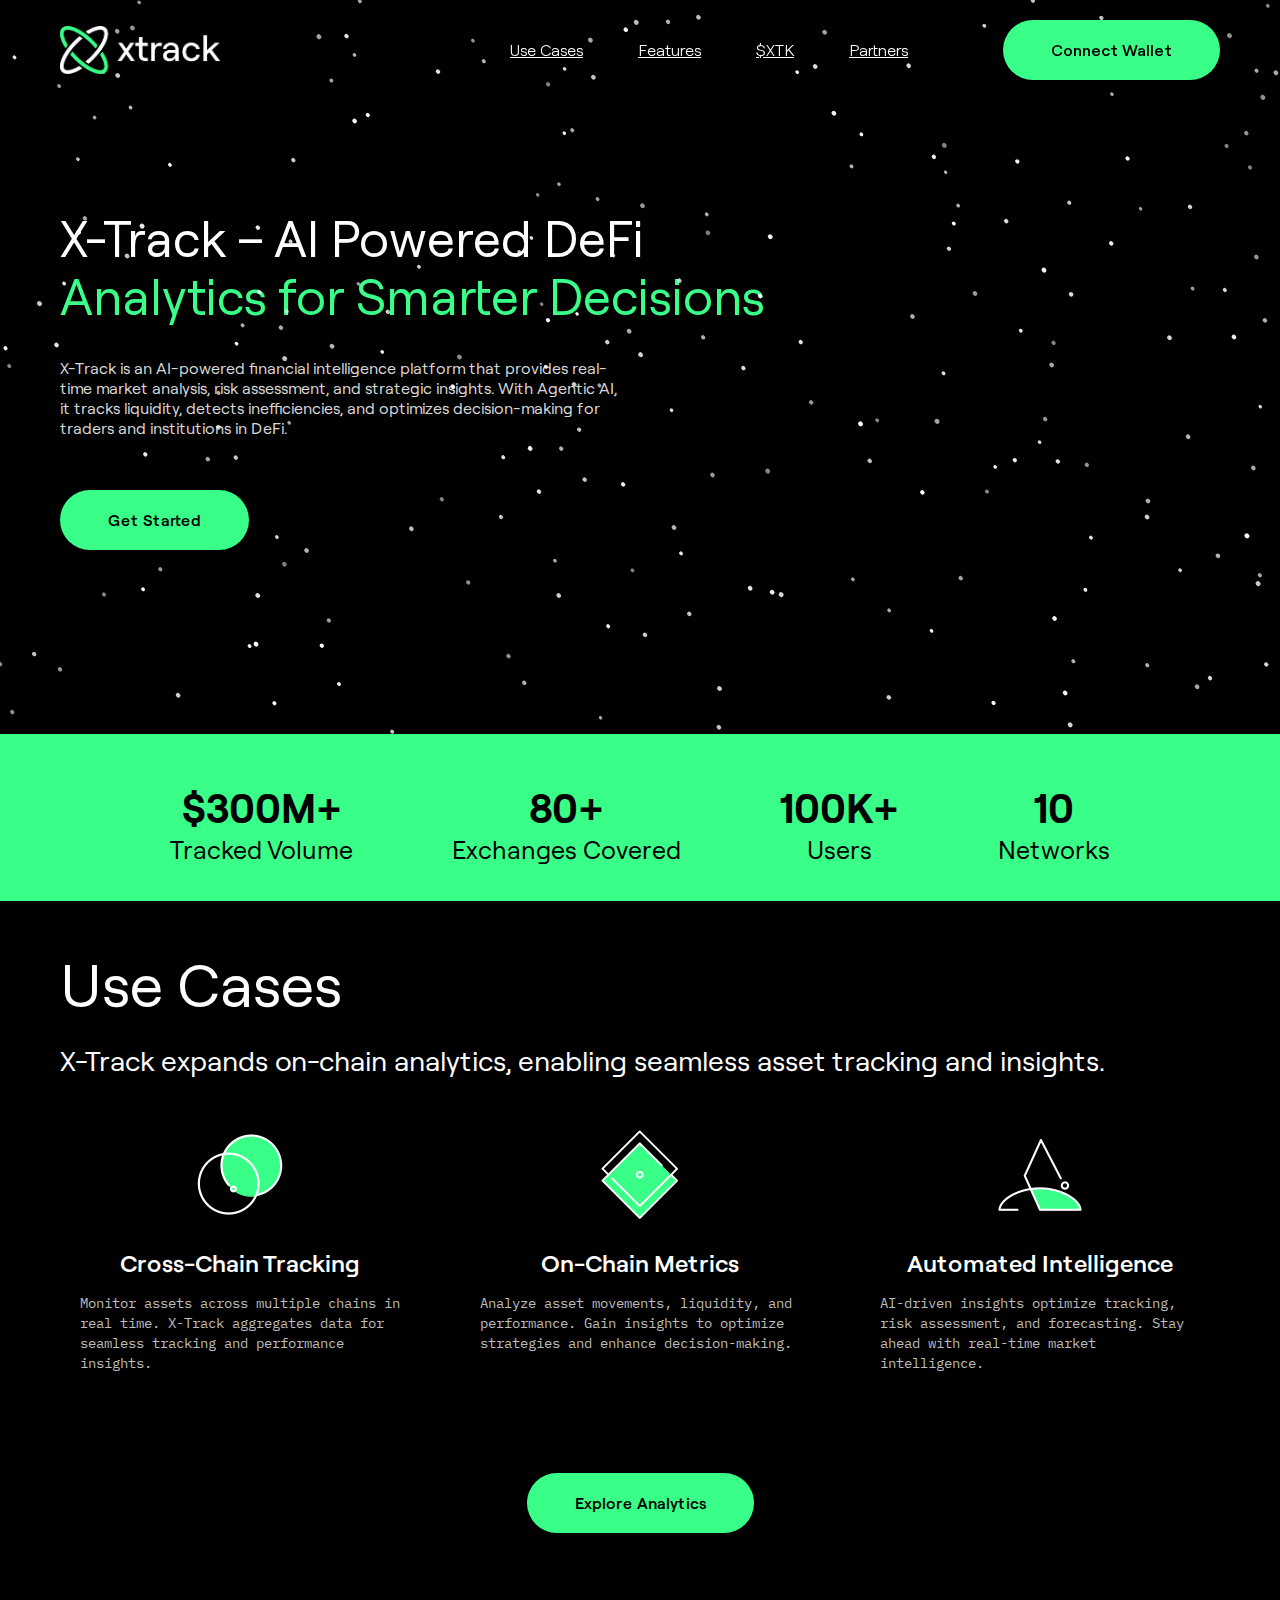
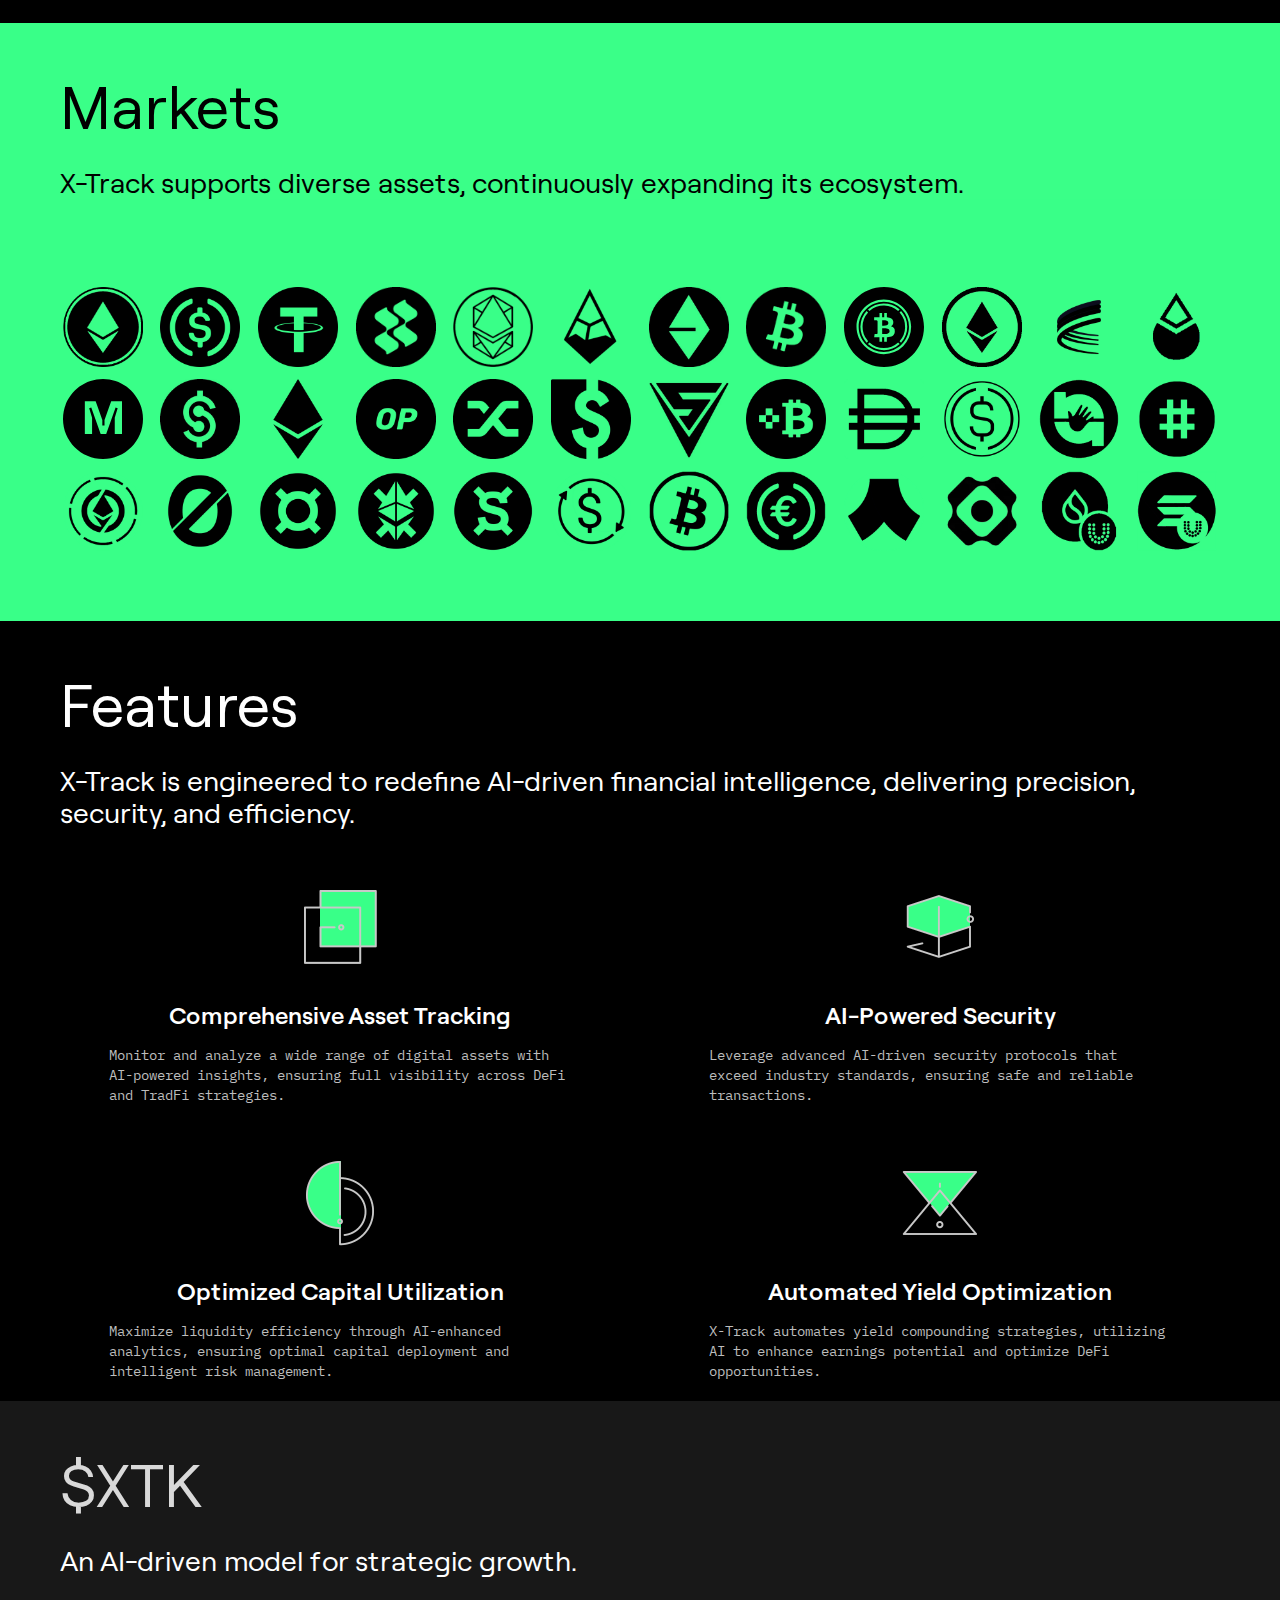
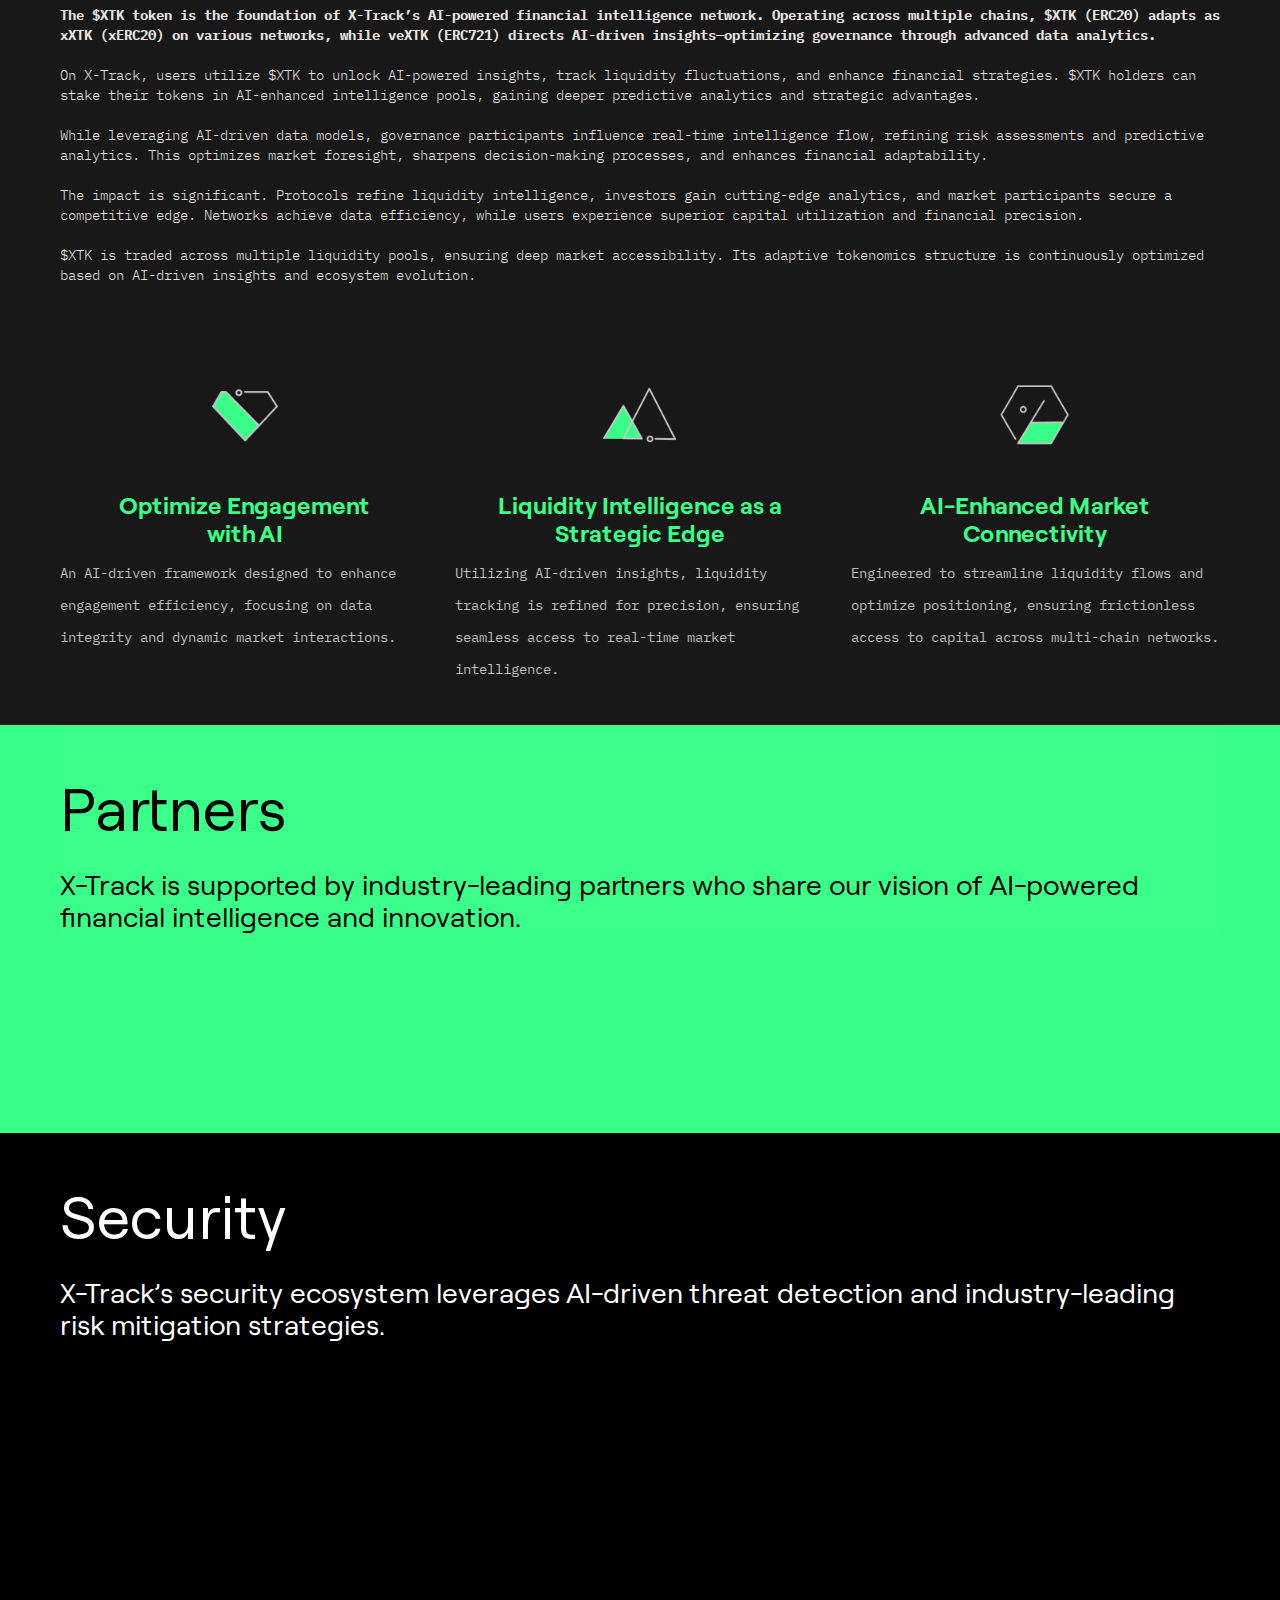
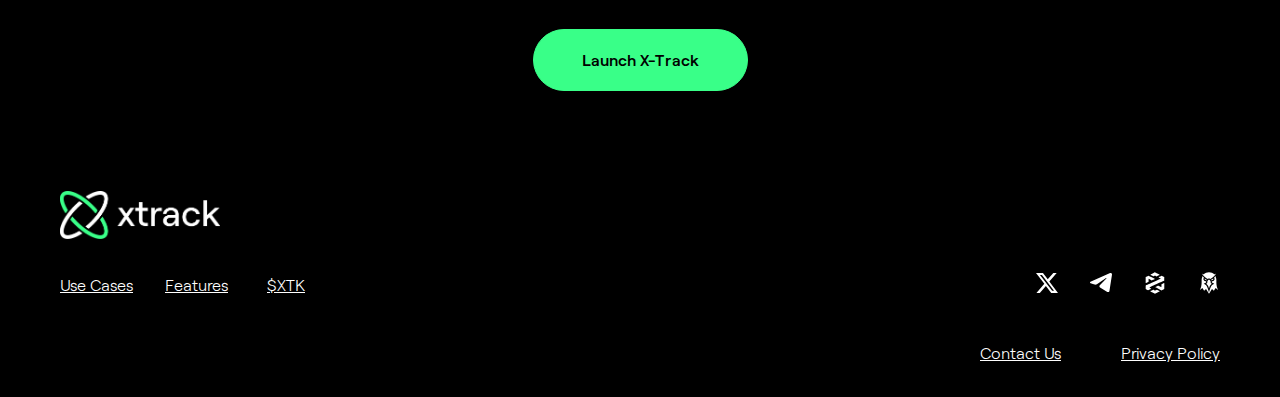
<file: index.htm>
﻿<!DOCTYPE html>
<html data-wf-domain="www.ionic.money" data-wf-page="64abf90409eff276bc2216db" data-wf-site="64abf90409eff276bc2216d6">
    <head>
        <meta charset="utf-8">
        <title>X-Track</title>
        <meta content="width=device-width, initial-scale=1" name="viewport">
        <link href="64abf90409eff276bc2216d6/css/ionicsite.webflow.ed90a7816.css" rel="stylesheet" type="text/css">
        <link href="https://fonts.googleapis.com/" rel="preconnect">
        <link href="https://fonts.gstatic.com/" rel="preconnect" crossorigin="anonymous">
        <script src="ajax/libs/webfont/1.6.26/webfont.js" type="text/javascript"></script>
        <script type="text/javascript">
            WebFont.load({ google: { families: ["Inter:regular,500,600,700,800,900", "Space Grotesk:300,regular,500,600,700", "IBM Plex Mono:100,100italic,200,200italic,300,300italic,regular,italic,500,500italic,600,600italic,700,700italic"] } });
        </script>
        <script type="text/javascript">
            !(function (o, c) {
                var n = c.documentElement,
                    t = " w-mod-";
                (n.className += t + "js"), ("ontouchstart" in o || (o.DocumentTouch && c instanceof DocumentTouch)) && (n.className += t + "touch");
            })(window, document);
        </script>
        <link href="img/XTRACK-ICON-X.png" rel="shortcut icon" type="image/x-icon">
        <link href="img/XTRACK-ICON-X.png" rel="apple-touch-icon">
        <!-- Google tag (gtag.js) -->
        <script async="" src="gtag/js?id=G-7DDX8YPJES"></script>
        <script>
            window.dataLayer = window.dataLayer || [];
            function gtag() {
                dataLayer.push(arguments);
            }
            gtag("js", new Date());

            gtag("config", "G-7DDX8YPJES");
        </script>

        <style>
            body {
                width: 100%;
                height: 100vh;
                background-color: #000;
                background-image: radial-gradient(circle at top right, rgba(121, 68, 154, 0.13), transparent), radial-gradient(circle at 20% 80%, rgba(41, 196, 255, 0.13), transparent);
            }
            canvas {
                position: fixed;
                width: 100%;
                height: 100%;
            }
            /* modal style */
            .hidden {
                display: none;
            }
            .modal {
                position: fixed;
                top: 0;
                left: 0;
                width: 100%;
                height: 100%;
                display: flex;
                align-items: center;
                justify-content: center;
                background: unset;
                visibility: hidden;
                opacity: 0;
                transition: visibility 0s linear 0.3s, opacity 0.3s ease-in-out;
            }
            .modal.show {
                visibility: visible;
                opacity: 1;
                transition-delay: 0s;
            }
            .modal-overlay {
                background-color: #0000005d;
                position: absolute;
                width: 100%;
                height: 100%;
            }
            .modal-content {
                position: relative;
                width: 420px;
                height: 420px;
                background: #000000ce;
                color: #39ff88;
                padding: 20px;
                border-radius: 8px;
                border: 1px solid #181818;
                display: flex;
                flex-direction: column;
                align-items: center;
                justify-content: center;
                z-index: 10;
                text-align: center;
            }
            .modal-close {
                position: absolute;
                top: 10px;
                right: 15px;
                font-size: 20px;
                cursor: pointer;
                color: #39ff88;
            }
            body.modal-open {
                overflow: hidden;
            }
            .navbar--cta {
                z-index: unset;
            }
            .modal-content h2 {
                font-family: Roobertprotrialvf, sans-serif;
                color: #fff;
            }
            .modal-content p {
                font-family: IBM Plex Mono, sans-serif;
                color: #ffffffd3;
            }
        </style>
    </head>
    <body>
        <div class="html-embed-2 w-embed"><canvas></canvas></div>
        <section class="section is--hero">
            <div class="navbar">
                <div class="container is--navbar">
                    <a href="index.html" aria-current="page" class="w-inline-block w--current"><img src="img/Asset%2012.png" width="160" loading="lazy" alt="" class="image-3"></a>
                    <div data-w-id="c6d9cb35-1b4c-394b-8fb1-203329921333" class="navlink--container">
                        <a href="#use-cases" class="nav--links is--first">Use Cases</a><a href="#Features" class="nav--links size1">Features</a><a href="#xtk" class="nav--links size1">$XTK</a><a href="#partner" class="nav--links size2">Partners</a>
                        <a href="#" onclick="openModal()" class="navbar--cta negative--margin relative--to--nav--container w-button"><strong class="bold-text-2">Connect Wallet</strong></a>
                    </div>
                    <div data-w-id="28737ada-526b-23c5-ada8-f10170fbf4b1" data-is-ix2-target="1" class="lottie-animation" data-animation-type="lottie" data-src="https://cdn.prod.website-files.com/64abf90409eff276bc2216d6/64ad4d1fdd08b428f49c3557_lottieflow-menu-nav-09-ffffff-easey%20(1).json" data-loop="0" data-direction="1" data-autoplay="0" data-renderer="svg" data-default-duration="2.5" data-duration="0"></div>
                </div>
            </div>
            <div class="container">
                <header class="section--content is--hero">
                    <h1 class="display--text">
                        <strong class="bold-text-3">X-Track – AI Powered DeFi <br></strong><span class="text-span"><strong class="bold-text-4">Analytics for Smarter Decisions</strong></span>
                    </h1>
                    <p class="_16px--paragraph is--496px">X-Track is an AI-powered financial intelligence platform that provides real-time market analysis, risk assessment, and strategic insights. With Agentic AI, it tracks liquidity, detects inefficiencies, and optimizes decision-making for traders and institutions in DeFi.</p>
                    <a href="https://dexscreener.com/solana/#" class="navbar--cta w-button">Get Started</a>
                </header>
            </div>
        </section>
        <section class="features-metrics">
            <div class="container-9">
                <div class="features-wrapper">
                    <div class="features-block">
                        <div class="features-title">$300M+</div>
                        <div class="text-block-3">Tracked Volume</div>
                    </div>
                    <div class="features-block">
                        <div class="features-title">80+</div>
                        <div class="text-block-4">Exchanges Covered</div>
                    </div>
                    <div class="features-block">
                        <div class="features-title">100K+</div>
                        <div class="text-block-5">Users</div>
                    </div>
                    <div class="features-block">
                        <div class="features-title">10</div>
                        <div class="text-block-5">Networks</div>
                    </div>
                </div>
            </div>
        </section>
        <div class="div-block">
            <section id="use-cases" class="section is--third">
                <div class="container">
                    <div class="section--content third--section">
                        <div class="third--section--header">
                            <div class="eight--section--header fdsa market use">
                                <h1 id="points" class="centered-heading mark cases">Use Cases</h1>
                                <p class="_20px-paragraph ion mark use cases">X-Track expands on-chain analytics, enabling seamless asset tracking and insights.</p>
                            </div>
                        </div>
                        <div class="third--section--body">
                            <div class="grid">
                                <div class="usecases--card">
                                    <img src="64abf90409eff276bc2216d6/65a9ab7dab530e903dde94f9_try1.png" loading="lazy" width="100" height="100" alt="" class="green--icons">
                                    <h3 class="third--level--heading">Cross-Chain Tracking</h3>
                                    <p class="_16px--paragraph is--grey is---636363">Monitor assets across multiple chains in real time. X-Track aggregates data for seamless tracking and performance insights.</p>
                                </div>
                                <div class="usecases--card">
                                    <img src="64abf90409eff276bc2216d6/65a9abe59f686271b8e2f5b7_run.png" loading="lazy" width="100" height="100" alt="" class="green--icons">
                                    <h3 class="third--level--heading">On-Chain Metrics</h3>
                                    <p class="_16px--paragraph is--grey is---636363">Analyze asset movements, liquidity, and performance. Gain insights to optimize strategies and enhance decision-making.</p>
                                </div>
                                <div id="w-node-_6b23a7c8-314a-9dde-62df-72a0476be705-bc2216db" class="usecases--card">
                                    <img src="64abf90409eff276bc2216d6/65a9ac3227e5657c1b83d192_tri.png" loading="lazy" width="100" height="100" alt="" class="green--icons">
                                    <h3 class="third--level--heading">Automated Intelligence</h3>
                                    <p class="_16px--paragraph is--grey is---636363">AI-driven insights optimize tracking, risk assessment, and forecasting. Stay ahead with real-time market intelligence.</p>
                                </div>
                            </div>
                            <div class="cta--wrapper"><a href="#" onclick="openModal()" class="navbar--cta is--400 w-button">Explore Analytics</a></div>
                        </div>
                    </div>
                </div>
            </section>

            <section class="section is--fourth"><div class="container"></div></section>
            <div class="container">
                <div class="section--content is--eighth markets">
                    <div class="eight--section--header">
                        <div class="eight--section--header fdsa market">
                            <h1 id="points" class="centered-heading mark mae">Markets</h1>
                            <p class="_20px-paragraph ion mark">X-Track supports diverse assets, continuously expanding its ecosystem.</p>
                        </div>
                    </div>
                    <div class="eight--section--body markets">
                        <div class="backers"><img src="64abf90409eff276bc2216d6/65fd326882f2587ae99a6a0b_e7f03c04-aaeeea-443e-a4d8-c7855db5277d.png" loading="lazy" width="80" height="80" alt="" class="backers--image"></div>
                        <div class="backers">
                            <img src="64abf90409eff276bc2216d6/65fd32791cf40e7f84c15fb7_usd-coin-usdc-logo%20%281%29.png" loading="lazy" width="80" height="80" alt="" srcset="
                                    64abf90409eff276bc2216d6/65fd32791cf40e7f84c15fb7_usd-coin-usdc-logo%20%281%29-p-500.png   500w,
                                    64abf90409eff276bc2216d6/65fd32791cf40e7f84c15fb7_usd-coin-usdc-logo%20%281%29-p-800.png   800w,
                                    64abf90409eff276bc2216d6/65fd32791cf40e7f84c15fb7_usd-coin-usdc-logo%20%281%29-p-1080.png 1080w,
                                    64abf90409eff276bc2216d6/65fd32791cf40e7f84c15fb7_usd-coin-usdc-logo%20%281%29-p-1600.png 1600w,https://cdn.prod.website-files.com/64abf90409eff276bc2216d6/65fd32791cf40e7f84c15fb7_usd-coin-usdc-logo%20(1).png        2000w" sizes="(max-width: 767px) 64px, 80px" class="backers--image">
                        </div>
                        <div class="backers">
                            <img src="64abf90409eff276bc2216d6/65fd32709a2b3b8895d001de_tether-1.png" loading="lazy" width="80" height="80" alt="" srcset="
                                    64abf90409eff276bc2216d6/65fd32709a2b3b8895d001de_tether-1-p-500.png    500w,
                                    64abf90409eff276bc2216d6/65fd32709a2b3b8895d001de_tether-1-p-800.png    800w,
                                    64abf90409eff276bc2216d6/65fd32709a2b3b8895d001de_tether-1-p-1080.png  1080w,
                                    64abf90409eff276bc2216d6/65fd32709a2b3b8895d001de_tether-1-p-1600.png  1600w,
                                    64abf90409eff276bc2216d6/65fd32709a2b3b8895d001de_tether-1-p-2000.png  2000w,
                                    64abf90409eff276bc2216d6/65fd32709a2b3b8895d001de_tether-1-p-2600.png  2600w,
                                    64abf90409eff276bc2216d6/65fd32709a2b3b8895d001de_tether-1-p-3200.png  3200w,https://cdn.prod.website-files.com/64abf90409eff276bc2216d6/65fd32709a2b3b8895d001de_tether-1.png        10417w" sizes="(max-width: 767px) 64px, 80px" class="backers--image">
                        </div>
                        <div class="backers"><img src="64abf90409eff276bc2216d6/66265f7fd7ac3e6cc21c2a4e_circlekelp.png" loading="lazy" width="80" height="80" alt="" class="backers--image"></div>
                        <div class="backers"><img src="64abf90409eff276bc2216d6/65fd32637226fc29aa30c990_wrapped_e_eth1709646456434%20%281%29.png" loading="lazy" width="80" height="80" alt="" class="backers--image"></div>
                        <div class="backers"><img src="64abf90409eff276bc2216d6/660295914f1dec2f2d3d31e4_200_200-2.png" loading="lazy" width="80" height="80" alt="" class="backers--image"></div>
                        <div id="w-node-adac9eda-719a-caf0-7b44-24a274417df9-bc2216db" class="backers"><img src="64abf90409eff276bc2216d6/66acacb52c98ebe52129d122_bsdETH.jpg" loading="lazy" width="80" height="80" alt="" srcset="64abf90409eff276bc2216d6/66acacb52c98ebe52129d122_bsdETH-p-500.jpg 500w, 64abf90409eff276bc2216d6/66acacb52c98ebe52129d122_bsdETH.jpg 800w" sizes="(max-width: 767px) 64px, 80px" class="backers--image"></div>
                        <div class="backers"><img src="64abf90409eff276bc2216d6/663010e90d17d5c07bc2617f_mbtcc.png" loading="lazy" width="80" alt="" class="backers--image"></div>
                        <div class="backers"><img src="64abf90409eff276bc2216d6/65fc6419033d2a9ae291d9c9_wbtc.svg" loading="lazy" width="80" alt="" class="backers--image"></div>
                        <div class="backers"><img src="64abf90409eff276bc2216d6/65fd326b9a2b3b8895cffe28_e7f03c04-eeea-443e-a4d8-c7855db5277d%20%281%29.png" loading="lazy" width="80" alt="" class="backers--image"></div>
                        <div id="w-node-_9f0de912-6f72-116e-3f5c-d029dd92c893-bc2216db" class="backers"><img src="64abf90409eff276bc2216d6/664b56c56235c3b0d36bbd88_aerobig.png" loading="lazy" width="80" sizes="(max-width: 767px) 64px, 80px" alt="" srcset="64abf90409eff276bc2216d6/664b56c56235c3b0d36bbd88_aerobig-p-500.png 500w, 64abf90409eff276bc2216d6/664b56c56235c3b0d36bbd88_aerobig.png 800w" class="backers--image"></div>
                        <div id="w-node-_827f8453-42d0-8402-6802-91300ab06121-bc2216db" class="backers"><img src="64abf90409eff276bc2216d6/664b56d59ca8fecfde99c636_lid.png" loading="lazy" width="80" sizes="(max-width: 767px) 64px, 80px" alt="" srcset="64abf90409eff276bc2216d6/664b56d59ca8fecfde99c636_lid-p-500.png 500w, 64abf90409eff276bc2216d6/664b56d59ca8fecfde99c636_lid.png 800w" class="backers--image"></div>
                        <div id="w-node-d1c82beb-5f01-e867-278c-6f0737a8caeb-bc2216db" class="backers"><img src="64abf90409eff276bc2216d6/65a9bce74a91b4cafa70a5ba_Mode%20round%20black.svg" loading="lazy" width="80" alt="" class="backers--image"></div>
                        <div id="w-node-_23d4dd86-7715-b7cb-83d2-6a65c7710efd-bc2216db" class="backers"><img src="64abf90409eff276bc2216d6/66acad70e7e96e59911c0362_eUSD.jpg" loading="lazy" width="80" height="80" alt="" srcset="64abf90409eff276bc2216d6/66acad70e7e96e59911c0362_eUSD-p-500.jpg 500w, 64abf90409eff276bc2216d6/66acad70e7e96e59911c0362_eUSD.jpg 800w" sizes="(max-width: 767px) 64px, 80px" class="backers--image"></div>
                        <div id="w-node-_4c6abebc-7587-17d5-a6dc-d3b2d5af2c97-bc2216db" class="backers"><img src="64abf90409eff276bc2216d6/66acae1460f0766fa754d53e_eths.png" loading="lazy" width="80" height="80" alt="" srcset="64abf90409eff276bc2216d6/66acae1460f0766fa754d53e_eths-p-500.png 500w, 64abf90409eff276bc2216d6/66acae1460f0766fa754d53e_eths.png 800w" sizes="(max-width: 767px) 64px, 80px" class="backers--image"></div>
                        <div id="w-node-_38ddec46-a9aa-d14f-482e-72317223d3b6-bc2216db" class="backers"><img src="64abf90409eff276bc2216d6/66acae79e63a9685bbfd641c_OP.png" loading="lazy" width="80" height="80" alt="" srcset="64abf90409eff276bc2216d6/66acae79e63a9685bbfd641c_OP-p-500.png 500w, 64abf90409eff276bc2216d6/66acae79e63a9685bbfd641c_OP.png 800w" sizes="(max-width: 767px) 64px, 80px" class="backers--image"></div>
                        <div id="w-node-_834f6f60-e576-56b1-c942-585ff6783010-bc2216db" class="backers"><img src="64abf90409eff276bc2216d6/66acd33f5d017b9e6bd9d7e0_SNX.png" loading="lazy" width="80" height="80" alt="" srcset="64abf90409eff276bc2216d6/66acd33f5d017b9e6bd9d7e0_SNX-p-500.png 500w, 64abf90409eff276bc2216d6/66acd33f5d017b9e6bd9d7e0_SNX.png 800w" sizes="(max-width: 767px) 64px, 80px" class="backers--image"></div>
                        <div id="w-node-_76e2cae8-c3b7-570d-2c1c-b877887c0cf8-bc2216db" class="backers"><img src="64abf90409eff276bc2216d6/66acd58767a823a0ae06d938_LUSD.png" loading="lazy" width="80" height="80" alt="" srcset="64abf90409eff276bc2216d6/66acd58767a823a0ae06d938_LUSD-p-500.png 500w, 64abf90409eff276bc2216d6/66acd58767a823a0ae06d938_LUSD.png 800w" sizes="(max-width: 767px) 64px, 80px" class="backers--image"></div>
                        <div id="w-node-_2fe8d2f6-481b-a3f1-b7d9-4544929240bf-bc2216db" class="backers"><img src="64abf90409eff276bc2216d6/66acdb965089740d08111122_ssov.jpg" loading="lazy" width="80" height="80" alt="" srcset="64abf90409eff276bc2216d6/66acdb965089740d08111122_ssov-p-500.jpg 500w, 64abf90409eff276bc2216d6/66acdb965089740d08111122_ssov.jpg 800w" sizes="(max-width: 767px) 64px, 80px" class="backers--image"></div>
                        <div id="w-node-_285bb30f-8cb2-2a6a-b228-024f2cf4a95f-bc2216db" class="backers"><img src="64abf90409eff276bc2216d6/66acd83705742315dfd8c9e9_ttBTC.png" loading="lazy" width="80" height="80" alt="" srcset="64abf90409eff276bc2216d6/66acd83705742315dfd8c9e9_ttBTC-p-500.png 500w, 64abf90409eff276bc2216d6/66acd83705742315dfd8c9e9_ttBTC.png 800w" sizes="(max-width: 767px) 64px, 80px" class="backers--image"></div>
                        <div id="w-node-_036b63e3-d5eb-494f-f765-c7e67c0277d0-bc2216db" class="backers"><img src="64abf90409eff276bc2216d6/66fd80d2ce9d7b98d9dbbfa1_dai1.png" loading="lazy" width="80" height="80" alt="" srcset="64abf90409eff276bc2216d6/66fd80d2ce9d7b98d9dbbfa1_dai1-p-500.png 500w, 64abf90409eff276bc2216d6/66fd80d2ce9d7b98d9dbbfa1_dai1.png 800w" sizes="(max-width: 767px) 64px, 80px" class="backers--image"></div>
                        <div id="w-node-_1ea30f5e-58a0-0e59-20d9-567aa09591ff-bc2216db" class="backers"><img src="64abf90409eff276bc2216d6/66fd81d6823db31f84f9c0a9_usde.png" loading="lazy" width="80" height="80" alt="" srcset="64abf90409eff276bc2216d6/66fd81d6823db31f84f9c0a9_usde-p-500.png 500w, 64abf90409eff276bc2216d6/66fd81d6823db31f84f9c0a9_usde.png 800w" sizes="(max-width: 767px) 64px, 80px" class="backers--image"></div>
                        <div id="w-node-_292f0266-610b-8325-b5b3-63267c5bd506-bc2216db" class="backers"><img src="64abf90409eff276bc2216d6/66fd827b1870ccec87eaaf97_hyusd.png" loading="lazy" width="80" height="80" alt="" srcset="64abf90409eff276bc2216d6/66fd827b1870ccec87eaaf97_hyusd-p-500.png 500w, 64abf90409eff276bc2216d6/66fd827b1870ccec87eaaf97_hyusd.png 800w" sizes="(max-width: 767px) 64px, 80px" class="backers--image"></div>
                        <div id="w-node-_37ed1368-afac-2713-4095-44e034be3b7a-bc2216db" class="backers"><img src="64abf90409eff276bc2216d6/66fd83170306a4a10eb6d392_rsr.png" loading="lazy" width="80" height="80" alt="" srcset="64abf90409eff276bc2216d6/66fd83170306a4a10eb6d392_rsr-p-500.png 500w, 64abf90409eff276bc2216d6/66fd83170306a4a10eb6d392_rsr.png 800w" sizes="(max-width: 767px) 64px, 80px" class="backers--image"></div>
                        <div id="w-node-_2f639c13-1b26-37f4-46e4-aae2826618ff-bc2216db" class="backers"><img src="64abf90409eff276bc2216d6/66fe80535a038b880a2d921f_oeth.png" loading="lazy" width="80" height="80" alt="" srcset="64abf90409eff276bc2216d6/66fe80535a038b880a2d921f_oeth-p-500.png 500w, 64abf90409eff276bc2216d6/66fe80535a038b880a2d921f_oeth.png 800w" sizes="(max-width: 767px) 64px, 80px" class="backers--image"></div>
                        <div id="w-node-_94272321-0784-48bb-b33a-58f090a08e37-bc2216db" class="backers"><img src="64abf90409eff276bc2216d6/66fe809b3009d5be5582c7ae_ognn.png" loading="lazy" width="80" height="80" alt="" srcset="64abf90409eff276bc2216d6/66fe809b3009d5be5582c7ae_ognn-p-500.png 500w, 64abf90409eff276bc2216d6/66fe809b3009d5be5582c7ae_ognn.png 800w" sizes="(max-width: 767px) 64px, 80px" class="backers--image"></div>
                        <div id="w-node-_99921f07-0a13-74b0-b0a3-00b408a88c32-bc2216db" class="backers"><img src="64abf90409eff276bc2216d6/66fe81e337428c80595adec8_frax.png" loading="lazy" width="80" height="80" alt="" srcset="64abf90409eff276bc2216d6/66fe81e337428c80595adec8_frax-p-500.png 500w, 64abf90409eff276bc2216d6/66fe81e337428c80595adec8_frax.png 800w" sizes="(max-width: 767px) 64px, 80px" class="backers--image"></div>
                        <div id="w-node-_66a86582-f816-e7b5-1a2c-ed77645036ab-bc2216db" class="backers"><img src="64abf90409eff276bc2216d6/66fe825228c9a454e4ab2967_wrfeth.png" loading="lazy" width="80" height="80" alt="" srcset="64abf90409eff276bc2216d6/66fe825228c9a454e4ab2967_wrfeth-p-500.png 500w, 64abf90409eff276bc2216d6/66fe825228c9a454e4ab2967_wrfeth.png 800w" sizes="(max-width: 767px) 64px, 80px" class="backers--image"></div>
                        <div id="w-node-_1a5ad819-ef5d-ee71-b25d-f67d57db0b7a-bc2216db" class="backers"><img src="64abf90409eff276bc2216d6/66fe83206f58f44bfa626671_fsx.png" loading="lazy" width="80" height="80" alt="" srcset="64abf90409eff276bc2216d6/66fe83206f58f44bfa626671_fsx-p-500.png 500w, 64abf90409eff276bc2216d6/66fe83206f58f44bfa626671_fsx.png 800w" sizes="(max-width: 767px) 64px, 80px" class="backers--image"></div>
                        <div id="w-node-cb16d4e1-a6af-934d-897b-c0388b24641c-bc2216db" class="backers"><img src="64abf90409eff276bc2216d6/66fe87e4c8aa9c52e3aaca24_usd%2B.png" loading="lazy" width="80" height="80" alt="" srcset="64abf90409eff276bc2216d6/66fe87e4c8aa9c52e3aaca24_usd%2B-p-500.png 500w, 64abf90409eff276bc2216d6/66fe87e4c8aa9c52e3aaca24_usd%2B.png 800w" sizes="(max-width: 767px) 64px, 80px" class="backers--image"></div>
                        <div id="w-node-_4802c205-0548-bcb7-72c0-491424aa2c83-bc2216db" class="backers"><img src="64abf90409eff276bc2216d6/66fe8853420a4e3411ad8ec1_cbbtc.png" loading="lazy" width="80" height="80" alt="" srcset="64abf90409eff276bc2216d6/66fe8853420a4e3411ad8ec1_cbbtc-p-500.png 500w, 64abf90409eff276bc2216d6/66fe8853420a4e3411ad8ec1_cbbtc.png 800w" sizes="(max-width: 767px) 64px, 80px" class="backers--image"></div>
                        <div id="w-node-e8d3bfc2-56f2-24dc-f6c0-b35750204671-bc2216db" class="backers"><img src="64abf90409eff276bc2216d6/66fe88aedfe958e9947e8f97_eurc.png" loading="lazy" width="80" height="80" alt="" srcset="64abf90409eff276bc2216d6/66fe88aedfe958e9947e8f97_eurc-p-500.png 500w, 64abf90409eff276bc2216d6/66fe88aedfe958e9947e8f97_eurc.png 800w" sizes="(max-width: 767px) 64px, 80px" class="backers--image"></div>
                        <div id="w-node-_18fa3738-8f3d-96be-1c7e-7b5082ab481d-bc2216db" class="backers"><img src="64abf90409eff276bc2216d6/66fe898104d948751aa91f38_usdz.png" loading="lazy" width="80" height="80" alt="" srcset="64abf90409eff276bc2216d6/66fe898104d948751aa91f38_usdz-p-500.png 500w, 64abf90409eff276bc2216d6/66fe898104d948751aa91f38_usdz.png 800w" sizes="(max-width: 767px) 64px, 80px" class="backers--image"></div>
                        <div id="w-node-_14b6e1d1-483b-7888-2c78-9d87c65c8cd5-bc2216db" class="backers"><img src="64abf90409eff276bc2216d6/66fe89fa58960fdce38b8796_wusdm.png" loading="lazy" width="80" height="80" alt="" srcset="64abf90409eff276bc2216d6/66fe89fa58960fdce38b8796_wusdm-p-500.png 500w, 64abf90409eff276bc2216d6/66fe89fa58960fdce38b8796_wusdm.png 800w" sizes="(max-width: 767px) 64px, 80px" class="backers--image"></div>
                        <div id="w-node-_765d8aeb-b2b4-8780-3a14-5ad0644bc864-bc2216db" class="backers"><img src="64abf90409eff276bc2216d6/672bd267cf474ccd46c0a5c0_usui.png" loading="lazy" width="80" height="80" alt="" srcset="64abf90409eff276bc2216d6/672bd267cf474ccd46c0a5c0_usui-p-500.png 500w, 64abf90409eff276bc2216d6/672bd267cf474ccd46c0a5c0_usui.png 800w" sizes="(max-width: 767px) 64px, 80px" class="backers--image"></div>
                        <div id="w-node-_3fd43495-8ced-b045-476b-e05784d71a53-bc2216db" class="backers"><img src="64abf90409eff276bc2216d6/672bd4342e9ff87163a9a080_usol.png" loading="lazy" width="80" height="80" alt="" srcset="64abf90409eff276bc2216d6/672bd4342e9ff87163a9a080_usol-p-500.png 500w, 64abf90409eff276bc2216d6/672bd4342e9ff87163a9a080_usol.png 800w" sizes="(max-width: 767px) 64px, 80px" class="backers--image"></div>
                    </div>
                </div>
            </div>
            <section id="Features" class="section is--fifth">
                <div class="container">
                    <div class="section--content third--section">
                        <div class="fifth--section--header">
                            <div class="eight--section--header fdsa market use">
                                <h1 id="points" class="centered-heading mark cases">Features</h1>
                            </div>
                            <p class="_20px-paragraph">X-Track is engineered to redefine AI-driven financial intelligence, delivering precision, security, and efficiency.</p>
                        </div>
                        <div class="fifth--section--body-copy">
                            <div class="grid for--fifth--sec">
                                <div class="usecases--card">
                                    <img src="64abf90409eff276bc2216d6/65a9b8c9925e1e92382bf5f5_sssss.png" loading="lazy" width="100" height="100" alt="" class="green--icons">
                                    <h3 class="third--level--heading">Comprehensive Asset Tracking</h3>
                                    <p class="_16px--paragraph is--grey without--max--width is---636363">Monitor and analyze a wide range of digital assets with AI-powered insights, ensuring full visibility across DeFi and TradFi strategies.</p>
                                </div>
                                <div id="w-node-_1cf8734a-9181-7d3a-303e-39968dca8f00-bc2216db" class="usecases--card">
                                    <img src="64abf90409eff276bc2216d6/65a9b87077aae9b070a5ba8e_sada.png" loading="lazy" width="100" height="100" alt="" class="green--icons">
                                    <h3 class="third--level--heading">AI-Powered Security</h3>
                                    <p class="_16px--paragraph is--grey without--max--width is---636363">Leverage advanced AI-driven security protocols that exceed industry standards, ensuring safe and reliable transactions.</p>
                                </div>
                                <div class="usecases--card">
                                    <img src="64abf90409eff276bc2216d6/65a9b8f995e7d2b0722dc13c_hal.png" loading="lazy" width="100" height="100" alt="" class="green--icons">
                                    <h3 class="third--level--heading">Optimized Capital Utilization</h3>
                                    <p class="_16px--paragraph is--grey without--max--width is---636363">Maximize liquidity efficiency through AI-enhanced analytics, ensuring optimal capital deployment and intelligent risk management.</p>
                                </div>
                                <div class="usecases--card">
                                    <img src="64abf90409eff276bc2216d6/65a9b940ef3483d20fec7380_trtr.png" loading="lazy" width="100" height="100" alt="" class="green--icons">
                                    <h3 class="third--level--heading">Automated Yield Optimization</h3>
                                    <p class="_16px--paragraph is--grey without--max--width is---636363">X-Track automates yield compounding strategies, utilizing AI to enhance earnings potential and optimize DeFi opportunities.</p>
                                </div>
                            </div>
                            <!--<div class="cta--wrapper">-->
                            <!--    <a href="#" onclick="openModal()" class="navbar--cta w-button">Launch App</a>-->
                            <!--</div>-->
                        </div>
                    </div>
                </div>
                <div class="container"></div>
            </section>

            <section id="Features" class="section is--fifth new1">
                <div class="container" id="xtk">
                    <div class="section--content third--section asd">
                        <div class="eight--section--header fdsa">
                            <h1 id="points" class="centered-heading">$XTK</h1>
                            <p class="_20px-paragraph ion">An AI-driven model for strategic growth.</p>
                        </div>
                        <div class="fifth--section--body-copy">
                            <h4 class="heading-4 op1">
                                <strong>The $XTK token is the foundation of X-Track’s AI-powered financial intelligence network. Operating across multiple chains, $XTK (ERC20) adapts as xXTK (xERC20) on various networks, while veXTK (ERC721) directs AI-driven insights—optimizing governance through advanced data analytics.</strong><br><br>
                                On X-Track, users utilize $XTK to unlock AI-powered insights, track liquidity fluctuations, and enhance financial strategies. $XTK holders can stake their tokens in AI-enhanced intelligence pools, gaining deeper predictive analytics and strategic advantages.<br><br>
                                While leveraging AI-driven data models, governance participants influence real-time intelligence flow, refining risk assessments and predictive analytics. This optimizes market foresight, sharpens decision-making processes, and enhances financial adaptability.<br><br>
                                The impact is significant. Protocols refine liquidity intelligence, investors gain cutting-edge analytics, and market participants secure a competitive edge. Networks achieve data efficiency, while users experience superior capital utilization and financial precision.<br><br>
                                $XTK is traded across multiple liquidity pools, ensuring deep market accessibility. Its adaptive tokenomics structure is continuously optimized based on AI-driven insights and ecosystem evolution.<br><br>
                                <br>
                            </h4>
                            <div class="pricing-grid">
                                <div id="w-node-_732b9a34-6aa5-7b48-2ce6-8d5be08e1ff7-bc2216db" class="pricing-card-three">
                                    <img src="64abf90409eff276bc2216d6/65ad53576f01cd5e4b202d2b_hert.png" loading="lazy" width="100" alt="" class="pricing-image">
                                    <h3 class="heading-6">
                                        <strong>Optimize Engagement <br>
                                            with AI</strong>
                                    </h3>
                                    <p class="pricing-card-text">An AI-driven framework designed to enhance engagement efficiency, focusing on data integrity and dynamic market interactions.</p>
                                </div>
                                <div id="w-node-_732b9a34-6aa5-7b48-2ce6-8d5be08e1ffe-bc2216db" class="pricing-card-three">
                                    <img src="64abf90409eff276bc2216d6/65ad52d2444e30dba81402c6_tririr.png" loading="lazy" alt="" class="pricing-image">
                                    <h3 class="heading-8"><strong>Liquidity Intelligence as a Strategic Edge</strong></h3>
                                    <p class="pricing-card-text">Utilizing AI-driven insights, liquidity tracking is refined for precision, ensuring seamless access to real-time market intelligence.</p>
                                </div>
                                <div id="w-node-_732b9a34-6aa5-7b48-2ce6-8d5be08e2005-bc2216db" class="pricing-card-three">
                                    <img src="64abf90409eff276bc2216d6/65ad5241db24d07113b51eca_procent.png" loading="lazy" alt="" class="pricing-image">
                                    <h3 class="heading-8"><strong>AI-Enhanced Market Connectivity</strong></h3>
                                    <p class="pricing-card-text">Engineered to streamline liquidity flows and optimize positioning, ensuring frictionless access to capital across multi-chain networks.</p>
                                </div>
                            </div>
                        </div>
                    </div>
                </div>
                <div class="container"></div>
            </section>

            <section id="Features" class="section is--fifth new1 par">
                <div class="container" id="partner">
                    <div class="section--content third--section asd parpa">
                        <div class="fifth--section--header"></div>
                        <div class="eight--section--header fdsa">
                            <div class="eight--section--header fdsa market">
                                <h1 id="points" class="centered-heading mark sda">Partners</h1>
                                <p class="_20px-paragraph ion mark">X-Track is supported by industry-leading partners who share our vision of AI-powered financial intelligence and innovation.</p>
                            </div>
                        </div>
                        <div class="eight--section--body">
                            <div class="backers">
                                <a href="#" class="w-inline-block">
                                    <img src="img/Asset%2013.png" loading="lazy" width="100" height="100" alt="" class="backers--image">
                                </a>
                            </div>
                            <div class="backers">
                                <a href="#" class="w-inline-block">
                                    <img src="img/Asset%20134.png" loading="lazy" width="100" height="100" alt="" class="backers--image">
                                </a>
                            </div>
                            <div class="backers">
                                <a href="#" class="w-inline-block">
                                    <img src="img/Asset%2014.png" loading="lazy" width="100" height="100" alt="" class="backers--image">
                                </a>
                            </div>
                            <div class="backers">
                                <a href="#" class="w-inline-block">
                                    <img src="img/Asset%2015.png" loading="lazy" width="100" alt="" class="backers--image">
                                </a>
                            </div>
                            <div class="backers">
                                <a href="#" class="w-inline-block">
                                    <img src="img/Asset%2016.png" loading="lazy" width="100" alt="" class="backers--image">
                                </a>
                            </div>
                            <div class="backers">
                                <a href="#" class="w-inline-block">
                                    <img src="img/Asset%2017.png" loading="lazy" width="100" alt="" class="backers--image">
                                </a>
                            </div>
                        </div>
                    </div>
                </div>
                <div class="container"></div>
            </section>

            <section id="Features" class="section is--fifth new1 par sec">
                <div class="container">
                    <div class="section--content third--section asd parpa sec">
                        <div class="fifth--section--header"></div>
                        <div class="eight--section--header fdsa">
                            <div class="eight--section--header fdsa market sec">
                                <h1 id="points" class="centered-heading mark">Security</h1>
                                <p class="_20px-paragraph ion mark ser">X-Track’s security ecosystem leverages AI-driven threat detection and industry-leading risk mitigation strategies.</p>
                            </div>
                        </div>
                        <div class="fifth--section--body-copy"></div>
                        <div class="eight--section--body sec">
                            <div class="backers">
                                <a href="#" class="w-inline-block">
                                    <img src="64abf90409eff276bc2216d6/66b5bb560e81d91940324a23_hypern.png" loading="lazy" width="100" height="100" alt="" class="backers--image">
                                </a>
                            </div>
                            <div class="backers">
                                <a href="#" class="w-inline-block">
                                    <img src="64abf90409eff276bc2216d6/66b5bb61949f42b5127bd668_zel.png" loading="lazy" width="100" height="100" alt="" class="backers--image">
                                </a>
                            </div>
                            <div class="backers">
                                <a href="#" class="w-inline-block">
                                    <img src="64abf90409eff276bc2216d6/66b5bb6f1438e49f73401a54_immm.png" loading="lazy" width="100" height="100" alt="" class="backers--image">
                                </a>
                            </div>
                            <div id="w-node-a7b6d824-e84f-fa02-de08-15b085694f17-bc2216db" class="backers">
                                <a href="#" class="w-inline-block">
                                    <img src="64abf90409eff276bc2216d6/679cd61c827ee386cf9ddd9c_hal3.png" loading="lazy" width="100" height="100" alt="" class="backers--image">
                                </a>
                            </div>
                        </div>
                    </div>
                </div>
                <div class="container"></div>
            </section>

            <section class="section is--ninth"><div class="container"></div></section>
            <div class="section second--last foot">
                <div class="section--content diff--gap center">
                    <a href="#" onclick="openModal()" class="navbar--cta with--border is--transparent w-button">Launch X-Track</a>
                </div>
                <div class="container"></div>
            </div>

            <div class="footer">
                <div class="container">
                    <div class="footer--content">
                        <div class="footer--header">
                            <a href="index.html" aria-current="page" class="link-block-2 w-inline-block w--current">
                                <img src="img/Asset%2012.png" width="160" loading="lazy" alt="" class="brand--name">
                            </a>
                        </div>
                        <div class="footer--links">
                            <div class="footer--link--container">
                                <a href="#use-cases" class="nav--links is--14px smol1">Use Cases</a>
                                <a href="#Features" class="nav--links is--14px size4">Features</a>
                                <a href="#xtk" class="nav--links is--14px">$XTK</a>
                                <!-- <a href="#" class="nav--links is--14px size6">Docs</a>
                                    <a href="#" class="nav--links is--14px">GitHub</a> -->
                            </div>
                            <div class="social--isons--container">
                                <a href="https://x.com/xtrack_xyz" class="w-inline-block">
                                    <svg fill="#fff" width="22" id="Layer_2" data-name="Layer 2" xmlns="http://www.w3.org/2000/svg" viewbox="0 0 241.34 218.15">
                                        <g id="Layer_2-2" data-name="Layer 2">
                                            <path class="cls-1" d="m190.07,0h37.01l-80.85,92.41,95.11,125.74h-74.48l-58.33-76.26-66.74,76.26H4.77l86.48-98.84L0,0h76.36l52.73,69.71L190.07,0Zm-12.99,196h20.51L65.22,20.99h-22l133.86,175.01h0Z"></path>
                                        </g>
                                    </svg>
                                </a>
                                <a href="https://t.me/xtrack_xyz" class="w-inline-block">
                                    <svg fill="#fff" width="22" id="Layer_2" data-name="Layer 2" xmlns="http://www.w3.org/2000/svg" viewbox="0 0 262.89 230.03">
                                        <g id="Layer_2-2" data-name="Layer 2">
                                            <path class="cls-1" d="m262.67,19.86c2.05-13.23-10.54-23.68-22.3-18.51L5.99,104.25c-8.44,3.71-7.82,16.49.93,19.27l48.33,15.39c9.23,2.94,19.21,1.42,27.27-4.15l108.97-75.29c3.29-2.27,6.87,2.4,4.06,5.3l-78.44,80.87c-7.61,7.85-6.1,21.14,3.05,26.88l87.82,55.07c9.85,6.18,22.52-.03,24.36-11.93l30.31-195.81Z"></path>
                                        </g>
                                    </svg>
                                </a>
                                <a href="https://www.dextools.io/app/en/solana/pair-explorer/#" class="w-inline-block">
                                    <svg fill="#fff" width="22" version="1.1" id="Layer_1" xmlns="http://www.w3.org/2000/svg" xmlns:xlink="http://www.w3.org/1999/xlink" x="0px" y="0px" viewbox="0 0 500 500" style="enable-background: new 0 0 500 500" xml:space="preserve">
                                        <path class="st0" d="M195.7,33.7c-29,15.1-52.8,27.9-52.8,28.5c0,1.4,69.7,36.6,72.2,36.5c1.1,0,9.2-3.8,18.1-8.3l16.1-8.2l17.6,9.1
	l17.6,9.1l28.8-13c43.3-19.5,47.9-21.7,47.1-22.3c-0.9-1-16.5-9.3-58.7-31.5c-20.4-10.7-40.2-21.3-44-23.4c-3.8-2.2-7.4-3.8-8.1-3.8
	S224.7,18.6,195.7,33.7L195.7,33.7z M68.3,99.7L38,115.3v68.5c0,37.7,0.4,68.5,0.9,68.5c0.5,0,15.3-6.4,33.1-14.3l32.2-14.3v-72.2
	l15.7,8.5c12.2,6.6,24.2,13.1,36.3,19.8l20.7,11.1l9.2-4.2c5.8-2.6,11.5-5.3,17.2-7.9c4.4-2.1,15.3-7,24.2-10.9
	c8.9-3.9,17-7.9,18.2-8.8c1.5-1.2-17.3-11.6-69.7-38.5c-39.5-20.3-73.2-36.8-74.7-36.7C99.8,84,84.9,91.1,68.3,99.7L68.3,99.7z
	 M365.9,104.1c-20.6,9.3-37.4,17.3-37.4,17.8s11.2,7.2,24.9,14.9c13.8,7.7,24.9,14.4,24.9,15s-12.1,6.4-27,13.1
	c-14.9,6.7-52.4,23.7-83.5,37.7l-104,47.1c-26.2,11.8-49.8,22.5-52.4,23.7c-53.4,24.2-68.2,30.9-70.2,32.1c-2,1.2-2.5,7.9-2.8,41.7
	L38,387.3l27,13.8l27,13.8l37.5-17c20.6-9.3,37.5-17.4,37.5-18s-3.8-3.1-8.4-5.5s-14.2-7.9-21.4-12.1c-7.1-4.2-14.1-8-15.7-8.5
	c-1.5-0.5-2.8-1.4-2.8-2c0-0.5,16.5-8.4,36.7-17.4c39.2-17.5,69.1-31,133.4-60.1c28.7-13,57.5-26,86.3-39
	c25.3-11.4,54.7-24.8,65.3-29.6l19.3-8.9l0.5-40.8l0.5-40.8l-27.4-14c-15-7.7-28-14.1-28.6-14.1C403.8,87.2,386.4,94.9,365.9,104.1
	L365.9,104.1z M452.4,251.3c-4.1,2-12.1,5.7-17.8,8.2s-16.6,7.4-24.1,10.9l-13.7,6.3l-0.3,35.8c-0.2,19.7-0.9,35.7-1.6,35.6
	c-1.6-0.3-27.3-13.4-53.1-27.3c-18.7-10-19.9-10.4-24.2-8.2c-2.5,1.3-17.7,8.1-33.6,15c-16,7.1-29.6,13.2-30.2,13.9
	c-0.6,0.5,31.5,18,71.4,38.7l72.5,37.7l31-16c17-8.8,31.5-16.9,32.2-17.9c1.5-2.3,1.4-136.6-0.1-136.4
	C460.2,247.7,456.4,249.3,452.4,251.3L452.4,251.3z M280.7,409c-5.4,2.3-10.8,4.6-16.1,7c-16.2,7-13.1,7.2-32.4-2.4
	c-12.9-6.4-18.4-8.3-20.9-7.4c-1.8,0.7-17.3,7.7-34.5,15.5c-17.1,7.8-31.8,14.2-32.5,14.2c-7.2,0,4.8,7.2,51,30.5l54.2,27.4
	l22.8-11.2c12.5-6.2,37.9-18.6,56.2-27.6c18.4-9,33.2-16.5,32.9-16.9c-0.3-0.3-15.7-8.2-34.3-17.6l-33.7-17L280.7,409L280.7,409z"></path>
                                    </svg>
                                </a>
                                <a href="https://dexscreener.com/solana/#" class="w-inline-block">
                                    <svg width="22" fill="#fff" version="1.1" id="Layer_1" xmlns="http://www.w3.org/2000/svg" xmlns:xlink="http://www.w3.org/1999/xlink" x="0px" y="0px" viewbox="0 0 500 500" style="enable-background: new 0 0 500 500" xml:space="preserve">
                                        <path class="st0" d="M292.5,179.2c15.1-7.5,34.4-18.6,53.6-33.8c4.1,8.4,4.5,15.8,2.4,21.7c-1.5,4.2-4.3,7.8-8,10.7
	c-4,3.1-9,5.4-14.4,6.6C315.8,186.9,303.6,185.5,292.5,179.2 M295.2,256.5l20,11.6c-40.9,22.9-52,65.5-65.2,106.9
	c-13.2-41.4-24.3-84-65.2-106.9l20-11.6c4-1.5,6.5-5.4,6.3-9.6c-1.8-38.8,8.6-56,22.8-66.7c5.1-3.9,10.6-5.8,16.1-5.8
	s11,1.9,16.1,5.8c14.1,10.8,24.6,27.9,22.8,66.7C288.6,251.1,291.2,255,295.2,256.5L295.2,256.5L295.2,256.5z M250,3.1
	c23.1,0.6,46.3,5.1,66.5,13.8c13.9,6.1,27,14.1,38.7,23.6c5.3,4.3,9.7,8.5,14.5,13.3c13,0.5,32-14,40.9-27.5
	C395.4,76.2,326,135,278,157.5l0,0c-8.6-6.6-18.3-9.9-28-9.9s-19.4,3.3-28,9.9c0,0,0,0-0.1,0C173.9,135,104.6,76.2,89.4,26.4
	c8.8,13.5,27.8,28,40.9,27.5c4.8-4.8,9.2-9,14.5-13.3C156.6,31,169.6,23,183.5,17C203.7,8.3,226.9,3.8,250,3.1 M207.4,179.2
	c-15.1-7.5-34.4-18.6-53.6-33.9c-4.1,8.4-4.5,15.8-2.4,21.7c1.5,4.2,4.3,7.8,7.9,10.7c4,3.1,8.9,5.4,14.4,6.6
	C184.2,186.9,196.4,185.5,207.4,179.2"></path>
                                        <path class="st0" d="M367.3,126.8c10.6-10.7,20-22.5,27.5-33.1l3.8,7.2c12.3,24.6,18.7,49.1,18.7,76.6v43.7l0.2,22.7
	c0.9,55.6,12.9,111.9,40.2,163.5l-57.1-46l-40.4,65.5L317.8,387L250,497l-67.8-110l-42.4,39.9l-40.4-65.5l-57.1,46
	c27.3-51.5,39.3-107.8,40.2-163.5l0.2-22.7v-43.7c0-27.6,6.4-52,18.7-76.6l3.8-7.2c7.5,10.6,16.9,22.4,27.5,33.1l-3.3,6.9
	c-6.4,13.4-8.6,28.3-3.6,42.5c3.2,9.1,9.1,17,16.7,23c7.4,5.8,16.1,9.7,25.3,11.8c6,1.3,12,1.9,18.1,1.7c-1.4,8-2,16.2-2.1,24.7
	l-53.8,31l41.5,23.3c3.3,1.9,6.5,4,9.4,6.4c34.2,30.8,54.8,121.7,69,166.1c14.1-44.4,34.7-135.4,69-166.1c3-2.4,6.1-4.5,9.5-6.4
	l41.5-23.3l-53.8-31.1c0-8.4-0.6-16.7-2.1-24.7c6,0.2,12.1-0.4,18.1-1.7c9.1-2.1,17.9-6,25.3-11.8c7.6-6,13.5-13.8,16.7-23
	c5-14.2,2.9-29.1-3.5-42.5L367.3,126.8L367.3,126.8L367.3,126.8z"></path>
                                    </svg>
                                </a>
                            </div>
                        </div>
                        <div class="footer--address">
                            <div class="address--left">
                                <p class="_16px--paragraph copyright">© 2024 X-Track. All rights reserved</p>
                            </div>
                            <div class="address--right">
                                <a href="#" class="nav--links is--last">Contact Us</a>
                                <a href="#" class="nav--links is--last">Privacy Policy</a>
                            </div>
                        </div>
                    </div>
                </div>
            </div>
        </div>
        <!-- Modal Structure -->
        <div id="modal" class="modal hidden">
            <div class="modal-overlay" onclick="closeModal()"></div>
            <div class="modal-content">
                <span class="modal-close" onclick="closeModal()">&times;</span>
                <img src="img/info%20%282%29.png" width="160" alt="" srcset="">
                <h2>Under Development</h2>
                <p>X-Track is currently in development. Features and functionalities are subject to change. Stay tuned for updates and improvements.</p>
            </div>
        </div>

        <!-- Modal Script -->
        <script>
            function openModal() {
                document.getElementById("modal").classList.add("show");
                document.body.classList.add("modal-open");
            }
            function closeModal() {
                document.getElementById("modal").classList.remove("show");
                document.body.classList.remove("modal-open");
            }
        </script>

        <script src="https://d3e54v103j8qbb.cloudfront.net/js/jquery-3.5.1.min.dc5e7f18c8de04.js?site=64abf90409eff276bc2216d6" type="text/javascript" integrity="sha256-9/aliU8dGd2tb6OSsuzixeV4y/faTqgFtohetphbbj0=" crossorigin="anonymous"></script>
        <script src="64abf90409eff276bc2216d6/js/webflow.014ec3ad.adf27ceab0c742c4.js" type="text/javascript"></script>
        <script>
            /*          *     .        *  .    *    *   . 
 .  *  move your mouse to over the stars   .
 *  .  .   change these values:   .  *
   .      * .        .          * .       */
            const STAR_COLOR = "#fff";
            const STAR_SIZE = 3;
            const STAR_MIN_SCALE = 1.5;
            const OVERFLOW_THRESHOLD = 50;
            const STAR_COUNT = (window.innerWidth + window.innerHeight) / 8;

            const canvas = document.querySelector("canvas"),
                context = canvas.getContext("2d");

            let scale = 1, // device pixel ratio
                width,
                height;

            let stars = [];

            let pointerX, pointerY;

            let velocity = { x: 0, y: 0, tx: 0, ty: 0, z: 0.0004 };

            let touchInput = false;

            generate();
            resize();
            step();

            window.onresize = resize;
            canvas.onmousemove = onMouseMove;
            canvas.ontouchmove = onTouchMove;
            canvas.ontouchend = onMouseLeave;
            document.onmouseleave = onMouseLeave;

            function generate() {
                for (let i = 0; i < STAR_COUNT; i++) {
                    stars.push({
                        x: 0,
                        y: 0,
                        z: STAR_MIN_SCALE + Math.random() * (1 - STAR_MIN_SCALE),
                    });
                }
            }

            function placeStar(star) {
                star.x = Math.random() * width;
                star.y = Math.random() * height;
            }

            function recycleStar(star) {
                let direction = "z";

                let vx = Math.abs(velocity.x),
                    vy = Math.abs(velocity.y);

                if (vx > 1 || vy > 1) {
                    let axis;

                    if (vx > vy) {
                        axis = Math.random() < vx / (vx + vy) ? "h" : "v";
                    } else {
                        axis = Math.random() < vy / (vx + vy) ? "v" : "h";
                    }

                    if (axis === "h") {
                        direction = velocity.x > 0 ? "l" : "r";
                    } else {
                        direction = velocity.y > 0 ? "t" : "b";
                    }
                }

                star.z = STAR_MIN_SCALE + Math.random() * (1 - STAR_MIN_SCALE);

                if (direction === "z") {
                    star.z = 0.1;
                    star.x = Math.random() * width;
                    star.y = Math.random() * height;
                } else if (direction === "l") {
                    star.x = -OVERFLOW_THRESHOLD;
                    star.y = height * Math.random();
                } else if (direction === "r") {
                    star.x = width + OVERFLOW_THRESHOLD;
                    star.y = height * Math.random();
                } else if (direction === "t") {
                    star.x = width * Math.random();
                    star.y = -OVERFLOW_THRESHOLD;
                } else if (direction === "b") {
                    star.x = width * Math.random();
                    star.y = height + OVERFLOW_THRESHOLD;
                }
            }

            function resize() {
                scale = window.devicePixelRatio || 1;

                width = window.innerWidth * scale;
                height = window.innerHeight * scale;

                canvas.width = width;
                canvas.height = height;

                stars.forEach(placeStar);
            }

            function step() {
                context.clearRect(0, 0, width, height);

                update();
                render();

                requestAnimationFrame(step);
            }

            function update() {
                velocity.tx *= 0.96;
                velocity.ty *= 0.96;

                velocity.x += (velocity.tx - velocity.x) * 0.8;
                velocity.y += (velocity.ty - velocity.y) * 0.8;

                stars.forEach((star) => {
                    star.x += velocity.x * star.z;
                    star.y += velocity.y * star.z;

                    star.x += (star.x - width / 2) * velocity.z * star.z;
                    star.y += (star.y - height / 2) * velocity.z * star.z;
                    star.z += velocity.z;

                    // recycle when out of bounds
                    if (star.x < -OVERFLOW_THRESHOLD || star.x > width + OVERFLOW_THRESHOLD || star.y < -OVERFLOW_THRESHOLD || star.y > height + OVERFLOW_THRESHOLD) {
                        recycleStar(star);
                    }
                });
            }

            function render() {
                stars.forEach((star) => {
                    context.beginPath();
                    context.lineCap = "round";
                    context.lineWidth = STAR_SIZE * star.z * scale;
                    context.globalAlpha = 0.5 + 0.5 * Math.random();
                    context.strokeStyle = STAR_COLOR;

                    context.beginPath();
                    context.moveTo(star.x, star.y);

                    var tailX = velocity.x * 2,
                        tailY = velocity.y * 2;

                    // stroke() wont work on an invisible line
                    if (Math.abs(tailX) < 0.1) tailX = 0.5;
                    if (Math.abs(tailY) < 0.1) tailY = 0.5;

                    context.lineTo(star.x + tailX, star.y + tailY);

                    context.stroke();
                });
            }

            function movePointer(x, y) {
                if (typeof pointerX === "number" && typeof pointerY === "number") {
                    let ox = x - pointerX,
                        oy = y - pointerY;

                    velocity.tx = velocity.tx + (ox / 8) * scale * (touchInput ? 1 : -1);
                    velocity.ty = velocity.ty + (oy / 8) * scale * (touchInput ? 1 : -1);
                }

                pointerX = x;
                pointerY = y;
            }

            function onMouseMove(event) {
                touchInput = false;

                movePointer(event.clientX, event.clientY);
            }

            function onTouchMove(event) {
                touchInput = true;

                movePointer(event.touches[0].clientX, event.touches[0].clientY, true);

                event.preventDefault();
            }

            function onMouseLeave() {
                pointerX = null;
                pointerY = null;
            }
        </script>
    </body>
    
</html>
</file>
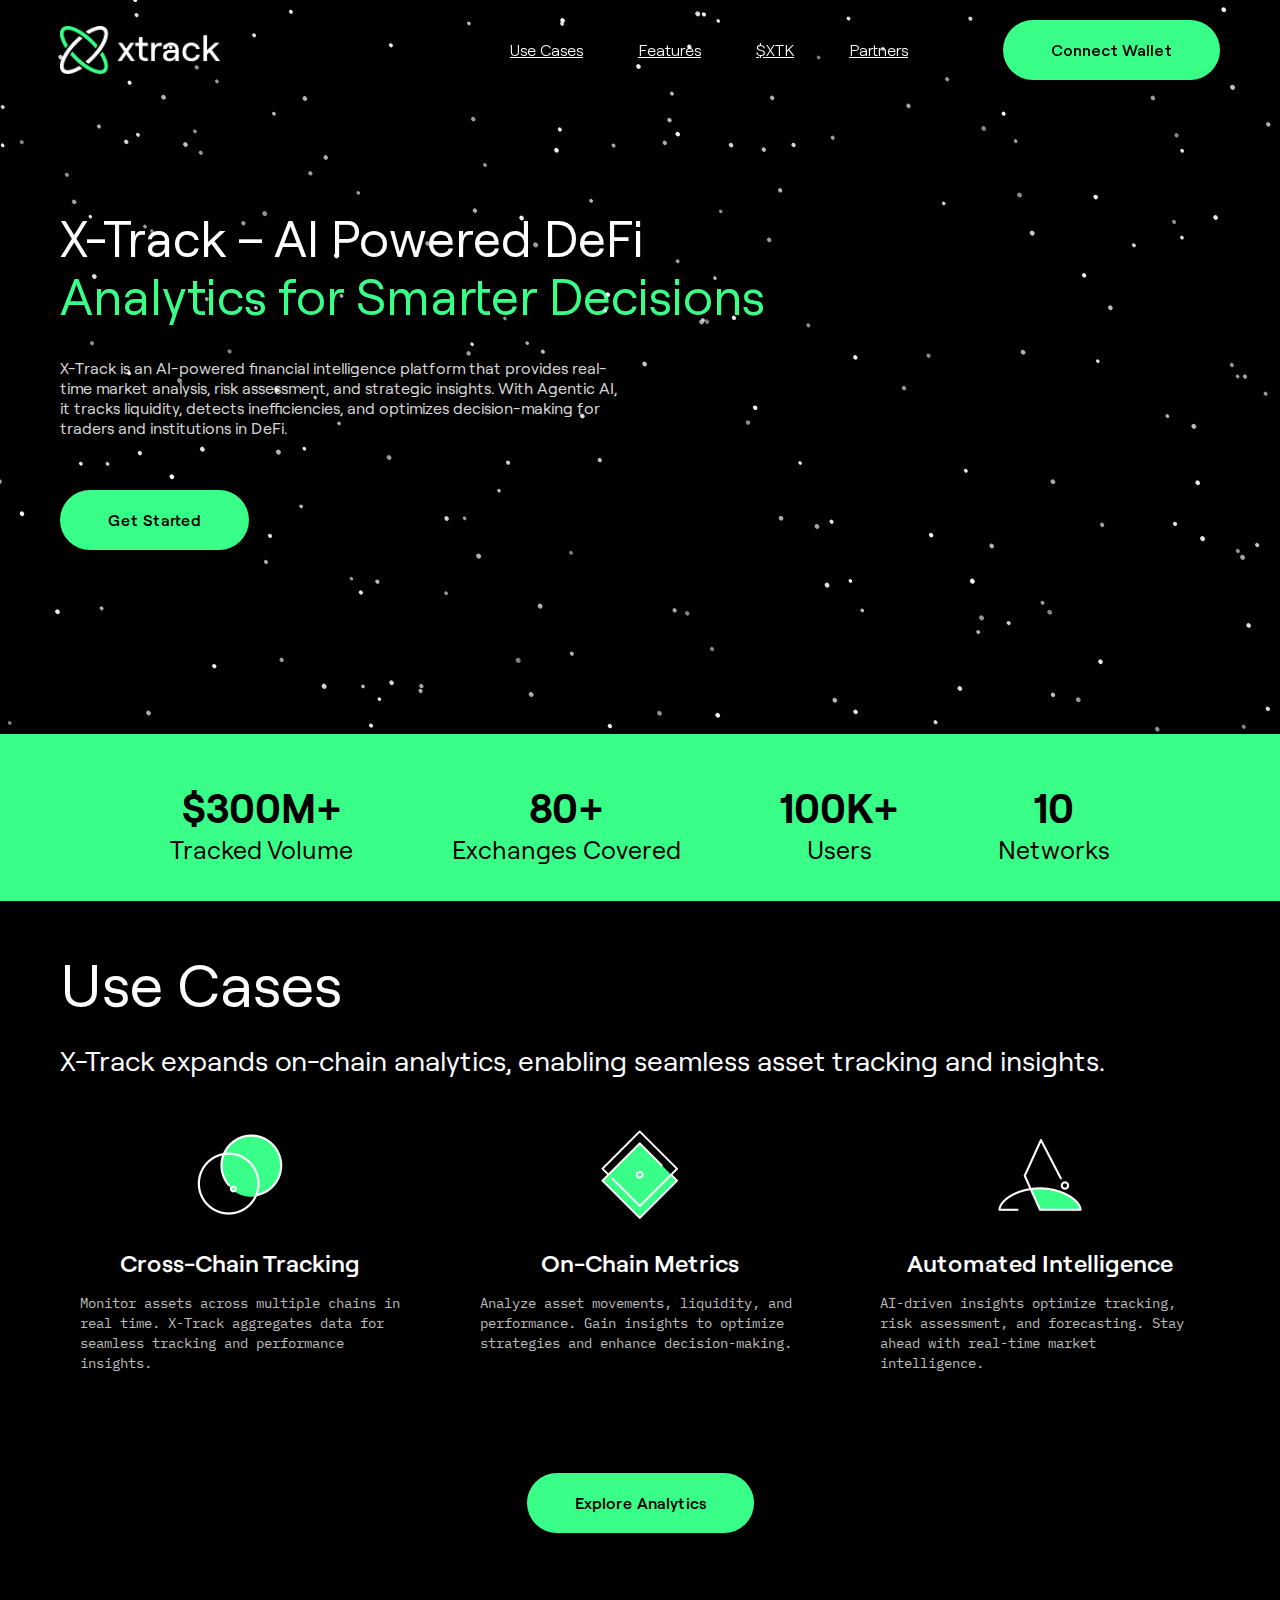
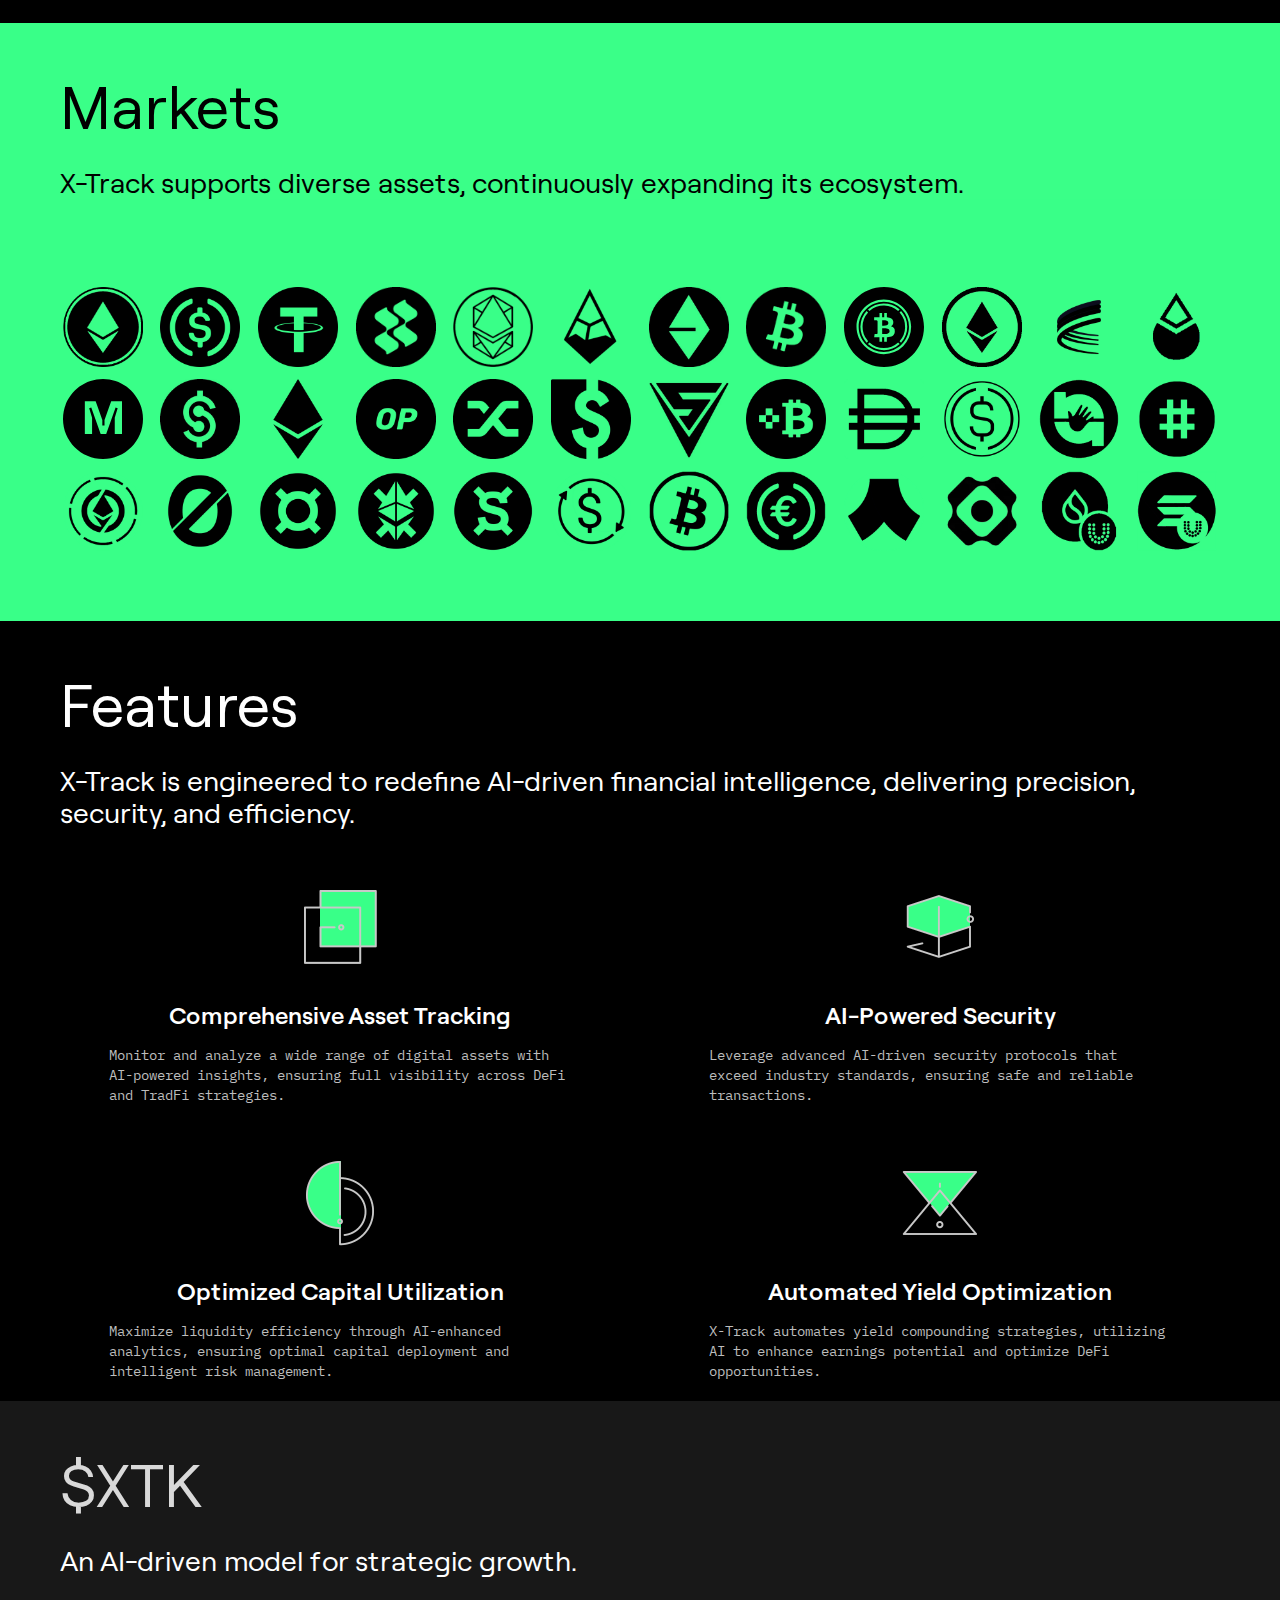
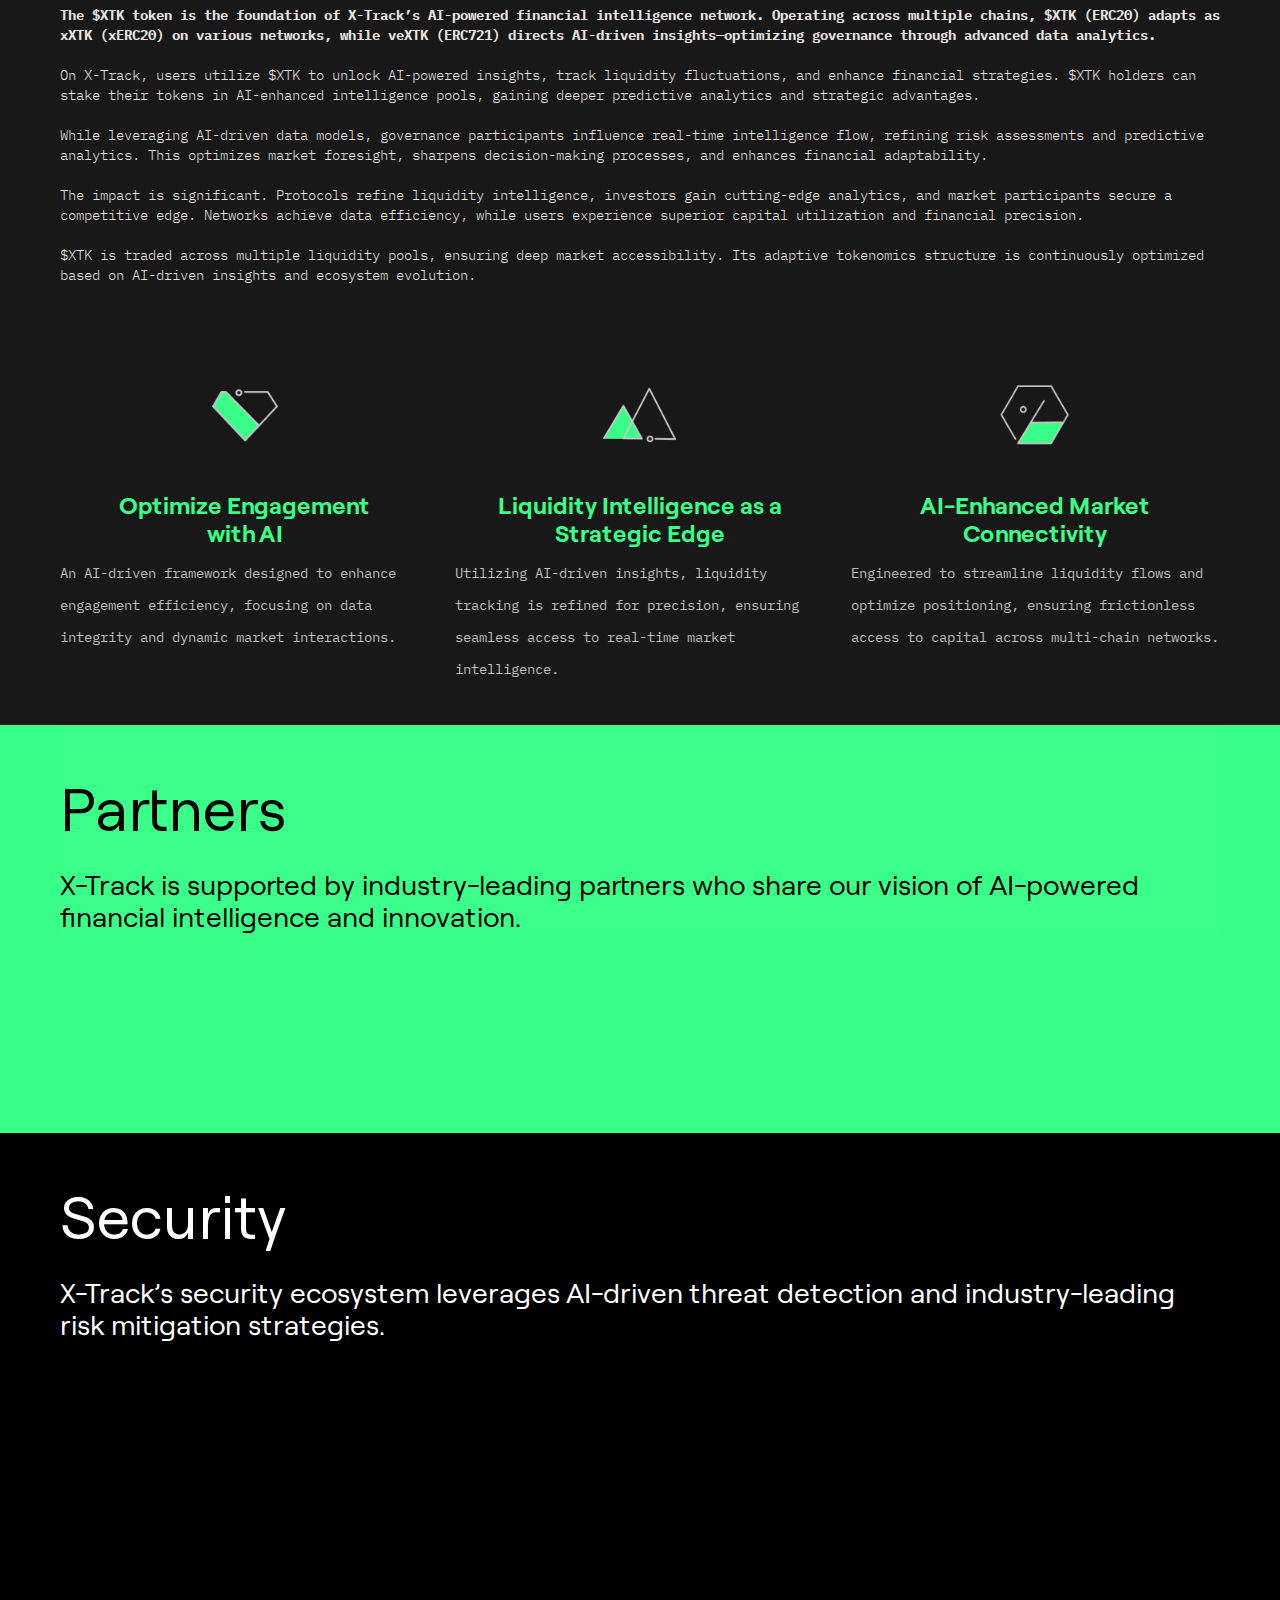
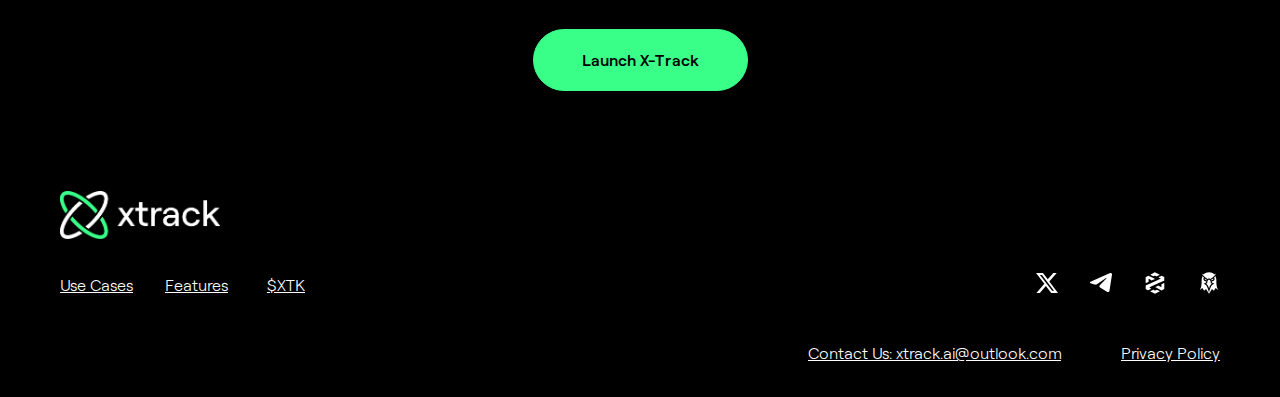
<file: index.html>
﻿<!DOCTYPE html>
<html data-wf-domain="www.ionic.money" data-wf-page="64abf90409eff276bc2216db" data-wf-site="64abf90409eff276bc2216d6">
    <head>
        <meta charset="utf-8">
        <title>X-Track</title>
        <meta content="width=device-width, initial-scale=1" name="viewport">
        <link href="64abf90409eff276bc2216d6/css/ionicsite.webflow.ed90a7816.css" rel="stylesheet" type="text/css">
        <link href="https://fonts.googleapis.com/" rel="preconnect">
        <link href="https://fonts.gstatic.com/" rel="preconnect" crossorigin="anonymous">
        <script src="ajax/libs/webfont/1.6.26/webfont.js" type="text/javascript"></script>
        <script type="text/javascript">
            WebFont.load({ google: { families: ["Inter:regular,500,600,700,800,900", "Space Grotesk:300,regular,500,600,700", "IBM Plex Mono:100,100italic,200,200italic,300,300italic,regular,italic,500,500italic,600,600italic,700,700italic"] } });
        </script>
        <script type="text/javascript">
            !(function (o, c) {
                var n = c.documentElement,
                    t = " w-mod-";
                (n.className += t + "js"), ("ontouchstart" in o || (o.DocumentTouch && c instanceof DocumentTouch)) && (n.className += t + "touch");
            })(window, document);
        </script>
        <link href="img/XTRACK-ICON-X.png" rel="shortcut icon" type="image/x-icon">
        <link href="img/XTRACK-ICON-X.png" rel="apple-touch-icon">
        <!-- Google tag (gtag.js) -->
        <script async="" src="gtag/js?id=G-7DDX8YPJES"></script>
        <script>
            window.dataLayer = window.dataLayer || [];
            function gtag() {
                dataLayer.push(arguments);
            }
            gtag("js", new Date());

            gtag("config", "G-7DDX8YPJES");
        </script>

        <style>
            body {
                width: 100%;
                height: 100vh;
                background-color: #000;
                background-image: radial-gradient(circle at top right, rgba(121, 68, 154, 0.13), transparent), radial-gradient(circle at 20% 80%, rgba(41, 196, 255, 0.13), transparent);
            }
            canvas {
                position: fixed;
                width: 100%;
                height: 100%;
            }
            /* modal style */
            .hidden {
                display: none;
            }
            .modal {
                position: fixed;
                top: 0;
                left: 0;
                width: 100%;
                height: 100%;
                display: flex;
                align-items: center;
                justify-content: center;
                background: unset;
                visibility: hidden;
                opacity: 0;
                transition: visibility 0s linear 0.3s, opacity 0.3s ease-in-out;
            }
            .modal.show {
                visibility: visible;
                opacity: 1;
                transition-delay: 0s;
            }
            .modal-overlay {
                background-color: #0000005d;
                position: absolute;
                width: 100%;
                height: 100%;
            }
            .modal-content {
                position: relative;
                width: 420px;
                height: 420px;
                background: #000000ce;
                color: #39ff88;
                padding: 20px;
                border-radius: 8px;
                border: 1px solid #181818;
                display: flex;
                flex-direction: column;
                align-items: center;
                justify-content: center;
                z-index: 10;
                text-align: center;
            }
            .modal-close {
                position: absolute;
                top: 10px;
                right: 15px;
                font-size: 20px;
                cursor: pointer;
                color: #39ff88;
            }
            body.modal-open {
                overflow: hidden;
            }
            .navbar--cta {
                z-index: unset;
            }
            .modal-content h2 {
                font-family: Roobertprotrialvf, sans-serif;
                color: #fff;
            }
            .modal-content p {
                font-family: IBM Plex Mono, sans-serif;
                color: #ffffffd3;
            }
        </style>
    </head>
    <body>
        <div class="html-embed-2 w-embed"><canvas></canvas></div>
        <section class="section is--hero">
            <div class="navbar">
                <div class="container is--navbar">
                    <a href="index.html" aria-current="page" class="w-inline-block w--current"><img src="img/Asset%2012.png" width="160" loading="lazy" alt="" class="image-3"></a>
                    <div data-w-id="c6d9cb35-1b4c-394b-8fb1-203329921333" class="navlink--container">
                        <a href="#use-cases" class="nav--links is--first">Use Cases</a><a href="#Features" class="nav--links size1">Features</a><a href="#xtk" class="nav--links size1">$XTK</a><a href="#partner" class="nav--links size2">Partners</a>
                        <a href="#" onclick="openModal()" class="navbar--cta negative--margin relative--to--nav--container w-button"><strong class="bold-text-2">Connect Wallet</strong></a>
                    </div>
                    <div data-w-id="28737ada-526b-23c5-ada8-f10170fbf4b1" data-is-ix2-target="1" class="lottie-animation" data-animation-type="lottie" data-src="https://cdn.prod.website-files.com/64abf90409eff276bc2216d6/64ad4d1fdd08b428f49c3557_lottieflow-menu-nav-09-ffffff-easey%20(1).json" data-loop="0" data-direction="1" data-autoplay="0" data-renderer="svg" data-default-duration="2.5" data-duration="0"></div>
                </div>
            </div>
            <div class="container">
                <header class="section--content is--hero">
                    <h1 class="display--text">
                        <strong class="bold-text-3">X-Track – AI Powered DeFi <br></strong><span class="text-span"><strong class="bold-text-4">Analytics for Smarter Decisions</strong></span>
                    </h1>
                    <p class="_16px--paragraph is--496px">X-Track is an AI-powered financial intelligence platform that provides real-time market analysis, risk assessment, and strategic insights. With Agentic AI, it tracks liquidity, detects inefficiencies, and optimizes decision-making for traders and institutions in DeFi.</p>
                    <a href="https://dexscreener.com/bsc" class="navbar--cta w-button">Get Started</a>
                </header>
            </div>
        </section>
        <section class="features-metrics">
            <div class="container-9">
                <div class="features-wrapper">
                    <div class="features-block">
                        <div class="features-title">$300M+</div>
                        <div class="text-block-3">Tracked Volume</div>
                    </div>
                    <div class="features-block">
                        <div class="features-title">80+</div>
                        <div class="text-block-4">Exchanges Covered</div>
                    </div>
                    <div class="features-block">
                        <div class="features-title">100K+</div>
                        <div class="text-block-5">Users</div>
                    </div>
                    <div class="features-block">
                        <div class="features-title">10</div>
                        <div class="text-block-5">Networks</div>
                    </div>
                </div>
            </div>
        </section>
        <div class="div-block">
            <section id="use-cases" class="section is--third">
                <div class="container">
                    <div class="section--content third--section">
                        <div class="third--section--header">
                            <div class="eight--section--header fdsa market use">
                                <h1 id="points" class="centered-heading mark cases">Use Cases</h1>
                                <p class="_20px-paragraph ion mark use cases">X-Track expands on-chain analytics, enabling seamless asset tracking and insights.</p>
                            </div>
                        </div>
                        <div class="third--section--body">
                            <div class="grid">
                                <div class="usecases--card">
                                    <img src="64abf90409eff276bc2216d6/65a9ab7dab530e903dde94f9_try1.png" loading="lazy" width="100" height="100" alt="" class="green--icons">
                                    <h3 class="third--level--heading">Cross-Chain Tracking</h3>
                                    <p class="_16px--paragraph is--grey is---636363">Monitor assets across multiple chains in real time. X-Track aggregates data for seamless tracking and performance insights.</p>
                                </div>
                                <div class="usecases--card">
                                    <img src="64abf90409eff276bc2216d6/65a9abe59f686271b8e2f5b7_run.png" loading="lazy" width="100" height="100" alt="" class="green--icons">
                                    <h3 class="third--level--heading">On-Chain Metrics</h3>
                                    <p class="_16px--paragraph is--grey is---636363">Analyze asset movements, liquidity, and performance. Gain insights to optimize strategies and enhance decision-making.</p>
                                </div>
                                <div id="w-node-_6b23a7c8-314a-9dde-62df-72a0476be705-bc2216db" class="usecases--card">
                                    <img src="64abf90409eff276bc2216d6/65a9ac3227e5657c1b83d192_tri.png" loading="lazy" width="100" height="100" alt="" class="green--icons">
                                    <h3 class="third--level--heading">Automated Intelligence</h3>
                                    <p class="_16px--paragraph is--grey is---636363">AI-driven insights optimize tracking, risk assessment, and forecasting. Stay ahead with real-time market intelligence.</p>
                                </div>
                            </div>
                            <div class="cta--wrapper"><a href="#" onclick="openModal()" class="navbar--cta is--400 w-button">Explore Analytics</a></div>
                        </div>
                    </div>
                </div>
            </section>

            <section class="section is--fourth"><div class="container"></div></section>
            <div class="container">
                <div class="section--content is--eighth markets">
                    <div class="eight--section--header">
                        <div class="eight--section--header fdsa market">
                            <h1 id="points" class="centered-heading mark mae">Markets</h1>
                            <p class="_20px-paragraph ion mark">X-Track supports diverse assets, continuously expanding its ecosystem.</p>
                        </div>
                    </div>
                    <div class="eight--section--body markets">
                        <div class="backers"><img src="64abf90409eff276bc2216d6/65fd326882f2587ae99a6a0b_e7f03c04-aaeeea-443e-a4d8-c7855db5277d.png" loading="lazy" width="80" height="80" alt="" class="backers--image"></div>
                        <div class="backers">
                            <img src="64abf90409eff276bc2216d6/65fd32791cf40e7f84c15fb7_usd-coin-usdc-logo%20%281%29.png" loading="lazy" width="80" height="80" alt="" srcset="
                                    64abf90409eff276bc2216d6/65fd32791cf40e7f84c15fb7_usd-coin-usdc-logo%20%281%29-p-500.png   500w,
                                    64abf90409eff276bc2216d6/65fd32791cf40e7f84c15fb7_usd-coin-usdc-logo%20%281%29-p-800.png   800w,
                                    64abf90409eff276bc2216d6/65fd32791cf40e7f84c15fb7_usd-coin-usdc-logo%20%281%29-p-1080.png 1080w,
                                    64abf90409eff276bc2216d6/65fd32791cf40e7f84c15fb7_usd-coin-usdc-logo%20%281%29-p-1600.png 1600w,https://cdn.prod.website-files.com/64abf90409eff276bc2216d6/65fd32791cf40e7f84c15fb7_usd-coin-usdc-logo%20(1).png        2000w" sizes="(max-width: 767px) 64px, 80px" class="backers--image">
                        </div>
                        <div class="backers">
                            <img src="64abf90409eff276bc2216d6/65fd32709a2b3b8895d001de_tether-1.png" loading="lazy" width="80" height="80" alt="" srcset="
                                    64abf90409eff276bc2216d6/65fd32709a2b3b8895d001de_tether-1-p-500.png    500w,
                                    64abf90409eff276bc2216d6/65fd32709a2b3b8895d001de_tether-1-p-800.png    800w,
                                    64abf90409eff276bc2216d6/65fd32709a2b3b8895d001de_tether-1-p-1080.png  1080w,
                                    64abf90409eff276bc2216d6/65fd32709a2b3b8895d001de_tether-1-p-1600.png  1600w,
                                    64abf90409eff276bc2216d6/65fd32709a2b3b8895d001de_tether-1-p-2000.png  2000w,
                                    64abf90409eff276bc2216d6/65fd32709a2b3b8895d001de_tether-1-p-2600.png  2600w,
                                    64abf90409eff276bc2216d6/65fd32709a2b3b8895d001de_tether-1-p-3200.png  3200w,https://cdn.prod.website-files.com/64abf90409eff276bc2216d6/65fd32709a2b3b8895d001de_tether-1.png        10417w" sizes="(max-width: 767px) 64px, 80px" class="backers--image">
                        </div>
                        <div class="backers"><img src="64abf90409eff276bc2216d6/66265f7fd7ac3e6cc21c2a4e_circlekelp.png" loading="lazy" width="80" height="80" alt="" class="backers--image"></div>
                        <div class="backers"><img src="64abf90409eff276bc2216d6/65fd32637226fc29aa30c990_wrapped_e_eth1709646456434%20%281%29.png" loading="lazy" width="80" height="80" alt="" class="backers--image"></div>
                        <div class="backers"><img src="64abf90409eff276bc2216d6/660295914f1dec2f2d3d31e4_200_200-2.png" loading="lazy" width="80" height="80" alt="" class="backers--image"></div>
                        <div id="w-node-adac9eda-719a-caf0-7b44-24a274417df9-bc2216db" class="backers"><img src="64abf90409eff276bc2216d6/66acacb52c98ebe52129d122_bsdETH.jpg" loading="lazy" width="80" height="80" alt="" srcset="64abf90409eff276bc2216d6/66acacb52c98ebe52129d122_bsdETH-p-500.jpg 500w, 64abf90409eff276bc2216d6/66acacb52c98ebe52129d122_bsdETH.jpg 800w" sizes="(max-width: 767px) 64px, 80px" class="backers--image"></div>
                        <div class="backers"><img src="64abf90409eff276bc2216d6/663010e90d17d5c07bc2617f_mbtcc.png" loading="lazy" width="80" alt="" class="backers--image"></div>
                        <div class="backers"><img src="64abf90409eff276bc2216d6/65fc6419033d2a9ae291d9c9_wbtc.svg" loading="lazy" width="80" alt="" class="backers--image"></div>
                        <div class="backers"><img src="64abf90409eff276bc2216d6/65fd326b9a2b3b8895cffe28_e7f03c04-eeea-443e-a4d8-c7855db5277d%20%281%29.png" loading="lazy" width="80" alt="" class="backers--image"></div>
                        <div id="w-node-_9f0de912-6f72-116e-3f5c-d029dd92c893-bc2216db" class="backers"><img src="64abf90409eff276bc2216d6/664b56c56235c3b0d36bbd88_aerobig.png" loading="lazy" width="80" sizes="(max-width: 767px) 64px, 80px" alt="" srcset="64abf90409eff276bc2216d6/664b56c56235c3b0d36bbd88_aerobig-p-500.png 500w, 64abf90409eff276bc2216d6/664b56c56235c3b0d36bbd88_aerobig.png 800w" class="backers--image"></div>
                        <div id="w-node-_827f8453-42d0-8402-6802-91300ab06121-bc2216db" class="backers"><img src="64abf90409eff276bc2216d6/664b56d59ca8fecfde99c636_lid.png" loading="lazy" width="80" sizes="(max-width: 767px) 64px, 80px" alt="" srcset="64abf90409eff276bc2216d6/664b56d59ca8fecfde99c636_lid-p-500.png 500w, 64abf90409eff276bc2216d6/664b56d59ca8fecfde99c636_lid.png 800w" class="backers--image"></div>
                        <div id="w-node-d1c82beb-5f01-e867-278c-6f0737a8caeb-bc2216db" class="backers"><img src="64abf90409eff276bc2216d6/65a9bce74a91b4cafa70a5ba_Mode%20round%20black.svg" loading="lazy" width="80" alt="" class="backers--image"></div>
                        <div id="w-node-_23d4dd86-7715-b7cb-83d2-6a65c7710efd-bc2216db" class="backers"><img src="64abf90409eff276bc2216d6/66acad70e7e96e59911c0362_eUSD.jpg" loading="lazy" width="80" height="80" alt="" srcset="64abf90409eff276bc2216d6/66acad70e7e96e59911c0362_eUSD-p-500.jpg 500w, 64abf90409eff276bc2216d6/66acad70e7e96e59911c0362_eUSD.jpg 800w" sizes="(max-width: 767px) 64px, 80px" class="backers--image"></div>
                        <div id="w-node-_4c6abebc-7587-17d5-a6dc-d3b2d5af2c97-bc2216db" class="backers"><img src="64abf90409eff276bc2216d6/66acae1460f0766fa754d53e_eths.png" loading="lazy" width="80" height="80" alt="" srcset="64abf90409eff276bc2216d6/66acae1460f0766fa754d53e_eths-p-500.png 500w, 64abf90409eff276bc2216d6/66acae1460f0766fa754d53e_eths.png 800w" sizes="(max-width: 767px) 64px, 80px" class="backers--image"></div>
                        <div id="w-node-_38ddec46-a9aa-d14f-482e-72317223d3b6-bc2216db" class="backers"><img src="64abf90409eff276bc2216d6/66acae79e63a9685bbfd641c_OP.png" loading="lazy" width="80" height="80" alt="" srcset="64abf90409eff276bc2216d6/66acae79e63a9685bbfd641c_OP-p-500.png 500w, 64abf90409eff276bc2216d6/66acae79e63a9685bbfd641c_OP.png 800w" sizes="(max-width: 767px) 64px, 80px" class="backers--image"></div>
                        <div id="w-node-_834f6f60-e576-56b1-c942-585ff6783010-bc2216db" class="backers"><img src="64abf90409eff276bc2216d6/66acd33f5d017b9e6bd9d7e0_SNX.png" loading="lazy" width="80" height="80" alt="" srcset="64abf90409eff276bc2216d6/66acd33f5d017b9e6bd9d7e0_SNX-p-500.png 500w, 64abf90409eff276bc2216d6/66acd33f5d017b9e6bd9d7e0_SNX.png 800w" sizes="(max-width: 767px) 64px, 80px" class="backers--image"></div>
                        <div id="w-node-_76e2cae8-c3b7-570d-2c1c-b877887c0cf8-bc2216db" class="backers"><img src="64abf90409eff276bc2216d6/66acd58767a823a0ae06d938_LUSD.png" loading="lazy" width="80" height="80" alt="" srcset="64abf90409eff276bc2216d6/66acd58767a823a0ae06d938_LUSD-p-500.png 500w, 64abf90409eff276bc2216d6/66acd58767a823a0ae06d938_LUSD.png 800w" sizes="(max-width: 767px) 64px, 80px" class="backers--image"></div>
                        <div id="w-node-_2fe8d2f6-481b-a3f1-b7d9-4544929240bf-bc2216db" class="backers"><img src="64abf90409eff276bc2216d6/66acdb965089740d08111122_ssov.jpg" loading="lazy" width="80" height="80" alt="" srcset="64abf90409eff276bc2216d6/66acdb965089740d08111122_ssov-p-500.jpg 500w, 64abf90409eff276bc2216d6/66acdb965089740d08111122_ssov.jpg 800w" sizes="(max-width: 767px) 64px, 80px" class="backers--image"></div>
                        <div id="w-node-_285bb30f-8cb2-2a6a-b228-024f2cf4a95f-bc2216db" class="backers"><img src="64abf90409eff276bc2216d6/66acd83705742315dfd8c9e9_ttBTC.png" loading="lazy" width="80" height="80" alt="" srcset="64abf90409eff276bc2216d6/66acd83705742315dfd8c9e9_ttBTC-p-500.png 500w, 64abf90409eff276bc2216d6/66acd83705742315dfd8c9e9_ttBTC.png 800w" sizes="(max-width: 767px) 64px, 80px" class="backers--image"></div>
                        <div id="w-node-_036b63e3-d5eb-494f-f765-c7e67c0277d0-bc2216db" class="backers"><img src="64abf90409eff276bc2216d6/66fd80d2ce9d7b98d9dbbfa1_dai1.png" loading="lazy" width="80" height="80" alt="" srcset="64abf90409eff276bc2216d6/66fd80d2ce9d7b98d9dbbfa1_dai1-p-500.png 500w, 64abf90409eff276bc2216d6/66fd80d2ce9d7b98d9dbbfa1_dai1.png 800w" sizes="(max-width: 767px) 64px, 80px" class="backers--image"></div>
                        <div id="w-node-_1ea30f5e-58a0-0e59-20d9-567aa09591ff-bc2216db" class="backers"><img src="64abf90409eff276bc2216d6/66fd81d6823db31f84f9c0a9_usde.png" loading="lazy" width="80" height="80" alt="" srcset="64abf90409eff276bc2216d6/66fd81d6823db31f84f9c0a9_usde-p-500.png 500w, 64abf90409eff276bc2216d6/66fd81d6823db31f84f9c0a9_usde.png 800w" sizes="(max-width: 767px) 64px, 80px" class="backers--image"></div>
                        <div id="w-node-_292f0266-610b-8325-b5b3-63267c5bd506-bc2216db" class="backers"><img src="64abf90409eff276bc2216d6/66fd827b1870ccec87eaaf97_hyusd.png" loading="lazy" width="80" height="80" alt="" srcset="64abf90409eff276bc2216d6/66fd827b1870ccec87eaaf97_hyusd-p-500.png 500w, 64abf90409eff276bc2216d6/66fd827b1870ccec87eaaf97_hyusd.png 800w" sizes="(max-width: 767px) 64px, 80px" class="backers--image"></div>
                        <div id="w-node-_37ed1368-afac-2713-4095-44e034be3b7a-bc2216db" class="backers"><img src="64abf90409eff276bc2216d6/66fd83170306a4a10eb6d392_rsr.png" loading="lazy" width="80" height="80" alt="" srcset="64abf90409eff276bc2216d6/66fd83170306a4a10eb6d392_rsr-p-500.png 500w, 64abf90409eff276bc2216d6/66fd83170306a4a10eb6d392_rsr.png 800w" sizes="(max-width: 767px) 64px, 80px" class="backers--image"></div>
                        <div id="w-node-_2f639c13-1b26-37f4-46e4-aae2826618ff-bc2216db" class="backers"><img src="64abf90409eff276bc2216d6/66fe80535a038b880a2d921f_oeth.png" loading="lazy" width="80" height="80" alt="" srcset="64abf90409eff276bc2216d6/66fe80535a038b880a2d921f_oeth-p-500.png 500w, 64abf90409eff276bc2216d6/66fe80535a038b880a2d921f_oeth.png 800w" sizes="(max-width: 767px) 64px, 80px" class="backers--image"></div>
                        <div id="w-node-_94272321-0784-48bb-b33a-58f090a08e37-bc2216db" class="backers"><img src="64abf90409eff276bc2216d6/66fe809b3009d5be5582c7ae_ognn.png" loading="lazy" width="80" height="80" alt="" srcset="64abf90409eff276bc2216d6/66fe809b3009d5be5582c7ae_ognn-p-500.png 500w, 64abf90409eff276bc2216d6/66fe809b3009d5be5582c7ae_ognn.png 800w" sizes="(max-width: 767px) 64px, 80px" class="backers--image"></div>
                        <div id="w-node-_99921f07-0a13-74b0-b0a3-00b408a88c32-bc2216db" class="backers"><img src="64abf90409eff276bc2216d6/66fe81e337428c80595adec8_frax.png" loading="lazy" width="80" height="80" alt="" srcset="64abf90409eff276bc2216d6/66fe81e337428c80595adec8_frax-p-500.png 500w, 64abf90409eff276bc2216d6/66fe81e337428c80595adec8_frax.png 800w" sizes="(max-width: 767px) 64px, 80px" class="backers--image"></div>
                        <div id="w-node-_66a86582-f816-e7b5-1a2c-ed77645036ab-bc2216db" class="backers"><img src="64abf90409eff276bc2216d6/66fe825228c9a454e4ab2967_wrfeth.png" loading="lazy" width="80" height="80" alt="" srcset="64abf90409eff276bc2216d6/66fe825228c9a454e4ab2967_wrfeth-p-500.png 500w, 64abf90409eff276bc2216d6/66fe825228c9a454e4ab2967_wrfeth.png 800w" sizes="(max-width: 767px) 64px, 80px" class="backers--image"></div>
                        <div id="w-node-_1a5ad819-ef5d-ee71-b25d-f67d57db0b7a-bc2216db" class="backers"><img src="64abf90409eff276bc2216d6/66fe83206f58f44bfa626671_fsx.png" loading="lazy" width="80" height="80" alt="" srcset="64abf90409eff276bc2216d6/66fe83206f58f44bfa626671_fsx-p-500.png 500w, 64abf90409eff276bc2216d6/66fe83206f58f44bfa626671_fsx.png 800w" sizes="(max-width: 767px) 64px, 80px" class="backers--image"></div>
                        <div id="w-node-cb16d4e1-a6af-934d-897b-c0388b24641c-bc2216db" class="backers"><img src="64abf90409eff276bc2216d6/66fe87e4c8aa9c52e3aaca24_usd%2B.png" loading="lazy" width="80" height="80" alt="" srcset="64abf90409eff276bc2216d6/66fe87e4c8aa9c52e3aaca24_usd%2B-p-500.png 500w, 64abf90409eff276bc2216d6/66fe87e4c8aa9c52e3aaca24_usd%2B.png 800w" sizes="(max-width: 767px) 64px, 80px" class="backers--image"></div>
                        <div id="w-node-_4802c205-0548-bcb7-72c0-491424aa2c83-bc2216db" class="backers"><img src="64abf90409eff276bc2216d6/66fe8853420a4e3411ad8ec1_cbbtc.png" loading="lazy" width="80" height="80" alt="" srcset="64abf90409eff276bc2216d6/66fe8853420a4e3411ad8ec1_cbbtc-p-500.png 500w, 64abf90409eff276bc2216d6/66fe8853420a4e3411ad8ec1_cbbtc.png 800w" sizes="(max-width: 767px) 64px, 80px" class="backers--image"></div>
                        <div id="w-node-e8d3bfc2-56f2-24dc-f6c0-b35750204671-bc2216db" class="backers"><img src="64abf90409eff276bc2216d6/66fe88aedfe958e9947e8f97_eurc.png" loading="lazy" width="80" height="80" alt="" srcset="64abf90409eff276bc2216d6/66fe88aedfe958e9947e8f97_eurc-p-500.png 500w, 64abf90409eff276bc2216d6/66fe88aedfe958e9947e8f97_eurc.png 800w" sizes="(max-width: 767px) 64px, 80px" class="backers--image"></div>
                        <div id="w-node-_18fa3738-8f3d-96be-1c7e-7b5082ab481d-bc2216db" class="backers"><img src="64abf90409eff276bc2216d6/66fe898104d948751aa91f38_usdz.png" loading="lazy" width="80" height="80" alt="" srcset="64abf90409eff276bc2216d6/66fe898104d948751aa91f38_usdz-p-500.png 500w, 64abf90409eff276bc2216d6/66fe898104d948751aa91f38_usdz.png 800w" sizes="(max-width: 767px) 64px, 80px" class="backers--image"></div>
                        <div id="w-node-_14b6e1d1-483b-7888-2c78-9d87c65c8cd5-bc2216db" class="backers"><img src="64abf90409eff276bc2216d6/66fe89fa58960fdce38b8796_wusdm.png" loading="lazy" width="80" height="80" alt="" srcset="64abf90409eff276bc2216d6/66fe89fa58960fdce38b8796_wusdm-p-500.png 500w, 64abf90409eff276bc2216d6/66fe89fa58960fdce38b8796_wusdm.png 800w" sizes="(max-width: 767px) 64px, 80px" class="backers--image"></div>
                        <div id="w-node-_765d8aeb-b2b4-8780-3a14-5ad0644bc864-bc2216db" class="backers"><img src="64abf90409eff276bc2216d6/672bd267cf474ccd46c0a5c0_usui.png" loading="lazy" width="80" height="80" alt="" srcset="64abf90409eff276bc2216d6/672bd267cf474ccd46c0a5c0_usui-p-500.png 500w, 64abf90409eff276bc2216d6/672bd267cf474ccd46c0a5c0_usui.png 800w" sizes="(max-width: 767px) 64px, 80px" class="backers--image"></div>
                        <div id="w-node-_3fd43495-8ced-b045-476b-e05784d71a53-bc2216db" class="backers"><img src="64abf90409eff276bc2216d6/672bd4342e9ff87163a9a080_usol.png" loading="lazy" width="80" height="80" alt="" srcset="64abf90409eff276bc2216d6/672bd4342e9ff87163a9a080_usol-p-500.png 500w, 64abf90409eff276bc2216d6/672bd4342e9ff87163a9a080_usol.png 800w" sizes="(max-width: 767px) 64px, 80px" class="backers--image"></div>
                    </div>
                </div>
            </div>
            <section id="Features" class="section is--fifth">
                <div class="container">
                    <div class="section--content third--section">
                        <div class="fifth--section--header">
                            <div class="eight--section--header fdsa market use">
                                <h1 id="points" class="centered-heading mark cases">Features</h1>
                            </div>
                            <p class="_20px-paragraph">X-Track is engineered to redefine AI-driven financial intelligence, delivering precision, security, and efficiency.</p>
                        </div>
                        <div class="fifth--section--body-copy">
                            <div class="grid for--fifth--sec">
                                <div class="usecases--card">
                                    <img src="64abf90409eff276bc2216d6/65a9b8c9925e1e92382bf5f5_sssss.png" loading="lazy" width="100" height="100" alt="" class="green--icons">
                                    <h3 class="third--level--heading">Comprehensive Asset Tracking</h3>
                                    <p class="_16px--paragraph is--grey without--max--width is---636363">Monitor and analyze a wide range of digital assets with AI-powered insights, ensuring full visibility across DeFi and TradFi strategies.</p>
                                </div>
                                <div id="w-node-_1cf8734a-9181-7d3a-303e-39968dca8f00-bc2216db" class="usecases--card">
                                    <img src="64abf90409eff276bc2216d6/65a9b87077aae9b070a5ba8e_sada.png" loading="lazy" width="100" height="100" alt="" class="green--icons">
                                    <h3 class="third--level--heading">AI-Powered Security</h3>
                                    <p class="_16px--paragraph is--grey without--max--width is---636363">Leverage advanced AI-driven security protocols that exceed industry standards, ensuring safe and reliable transactions.</p>
                                </div>
                                <div class="usecases--card">
                                    <img src="64abf90409eff276bc2216d6/65a9b8f995e7d2b0722dc13c_hal.png" loading="lazy" width="100" height="100" alt="" class="green--icons">
                                    <h3 class="third--level--heading">Optimized Capital Utilization</h3>
                                    <p class="_16px--paragraph is--grey without--max--width is---636363">Maximize liquidity efficiency through AI-enhanced analytics, ensuring optimal capital deployment and intelligent risk management.</p>
                                </div>
                                <div class="usecases--card">
                                    <img src="64abf90409eff276bc2216d6/65a9b940ef3483d20fec7380_trtr.png" loading="lazy" width="100" height="100" alt="" class="green--icons">
                                    <h3 class="third--level--heading">Automated Yield Optimization</h3>
                                    <p class="_16px--paragraph is--grey without--max--width is---636363">X-Track automates yield compounding strategies, utilizing AI to enhance earnings potential and optimize DeFi opportunities.</p>
                                </div>
                            </div>
                            <!--<div class="cta--wrapper">-->
                            <!--    <a href="#" onclick="openModal()" class="navbar--cta w-button">Launch App</a>-->
                            <!--</div>-->
                        </div>
                    </div>
                </div>
                <div class="container"></div>
            </section>

            <section id="Features" class="section is--fifth new1">
                <div class="container" id="xtk">
                    <div class="section--content third--section asd">
                        <div class="eight--section--header fdsa">
                            <h1 id="points" class="centered-heading">$XTK</h1>
                            <p class="_20px-paragraph ion">An AI-driven model for strategic growth.</p>
                        </div>
                        <div class="fifth--section--body-copy">
                            <h4 class="heading-4 op1">
                                <strong>The $XTK token is the foundation of X-Track’s AI-powered financial intelligence network. Operating across multiple chains, $XTK (ERC20) adapts as xXTK (xERC20) on various networks, while veXTK (ERC721) directs AI-driven insights—optimizing governance through advanced data analytics.</strong><br><br>
                                On X-Track, users utilize $XTK to unlock AI-powered insights, track liquidity fluctuations, and enhance financial strategies. $XTK holders can stake their tokens in AI-enhanced intelligence pools, gaining deeper predictive analytics and strategic advantages.<br><br>
                                While leveraging AI-driven data models, governance participants influence real-time intelligence flow, refining risk assessments and predictive analytics. This optimizes market foresight, sharpens decision-making processes, and enhances financial adaptability.<br><br>
                                The impact is significant. Protocols refine liquidity intelligence, investors gain cutting-edge analytics, and market participants secure a competitive edge. Networks achieve data efficiency, while users experience superior capital utilization and financial precision.<br><br>
                                $XTK is traded across multiple liquidity pools, ensuring deep market accessibility. Its adaptive tokenomics structure is continuously optimized based on AI-driven insights and ecosystem evolution.<br><br>
                                <br>
                            </h4>
                            <div class="pricing-grid">
                                <div id="w-node-_732b9a34-6aa5-7b48-2ce6-8d5be08e1ff7-bc2216db" class="pricing-card-three">
                                    <img src="64abf90409eff276bc2216d6/65ad53576f01cd5e4b202d2b_hert.png" loading="lazy" width="100" alt="" class="pricing-image">
                                    <h3 class="heading-6">
                                        <strong>Optimize Engagement <br>
                                            with AI</strong>
                                    </h3>
                                    <p class="pricing-card-text">An AI-driven framework designed to enhance engagement efficiency, focusing on data integrity and dynamic market interactions.</p>
                                </div>
                                <div id="w-node-_732b9a34-6aa5-7b48-2ce6-8d5be08e1ffe-bc2216db" class="pricing-card-three">
                                    <img src="64abf90409eff276bc2216d6/65ad52d2444e30dba81402c6_tririr.png" loading="lazy" alt="" class="pricing-image">
                                    <h3 class="heading-8"><strong>Liquidity Intelligence as a Strategic Edge</strong></h3>
                                    <p class="pricing-card-text">Utilizing AI-driven insights, liquidity tracking is refined for precision, ensuring seamless access to real-time market intelligence.</p>
                                </div>
                                <div id="w-node-_732b9a34-6aa5-7b48-2ce6-8d5be08e2005-bc2216db" class="pricing-card-three">
                                    <img src="64abf90409eff276bc2216d6/65ad5241db24d07113b51eca_procent.png" loading="lazy" alt="" class="pricing-image">
                                    <h3 class="heading-8"><strong>AI-Enhanced Market Connectivity</strong></h3>
                                    <p class="pricing-card-text">Engineered to streamline liquidity flows and optimize positioning, ensuring frictionless access to capital across multi-chain networks.</p>
                                </div>
                            </div>
                        </div>
                    </div>
                </div>
                <div class="container"></div>
            </section>

            <section id="Features" class="section is--fifth new1 par">
                <div class="container" id="partner">
                    <div class="section--content third--section asd parpa">
                        <div class="fifth--section--header"></div>
                        <div class="eight--section--header fdsa">
                            <div class="eight--section--header fdsa market">
                                <h1 id="points" class="centered-heading mark sda">Partners</h1>
                                <p class="_20px-paragraph ion mark">X-Track is supported by industry-leading partners who share our vision of AI-powered financial intelligence and innovation.</p>
                            </div>
                        </div>
                        <div class="eight--section--body">
                            <div class="backers">
                                <a href="#" class="w-inline-block">
                                    <img src="img/Asset%2013.png" loading="lazy" width="100" height="100" alt="" class="backers--image">
                                </a>
                            </div>
                            <div class="backers">
                                <a href="#" class="w-inline-block">
                                    <img src="img/Asset%20134.png" loading="lazy" width="100" height="100" alt="" class="backers--image">
                                </a>
                            </div>
                            <div class="backers">
                                <a href="#" class="w-inline-block">
                                    <img src="img/Asset%2014.png" loading="lazy" width="100" height="100" alt="" class="backers--image">
                                </a>
                            </div>
                            <div class="backers">
                                <a href="#" class="w-inline-block">
                                    <img src="img/Asset%2015.png" loading="lazy" width="100" alt="" class="backers--image">
                                </a>
                            </div>
                            <div class="backers">
                                <a href="#" class="w-inline-block">
                                    <img src="img/Asset%2016.png" loading="lazy" width="100" alt="" class="backers--image">
                                </a>
                            </div>
                            <div class="backers">
                                <a href="#" class="w-inline-block">
                                    <img src="img/Asset%2017.png" loading="lazy" width="100" alt="" class="backers--image">
                                </a>
                            </div>
                        </div>
                    </div>
                </div>
                <div class="container"></div>
            </section>

            <section id="Features" class="section is--fifth new1 par sec">
                <div class="container">
                    <div class="section--content third--section asd parpa sec">
                        <div class="fifth--section--header"></div>
                        <div class="eight--section--header fdsa">
                            <div class="eight--section--header fdsa market sec">
                                <h1 id="points" class="centered-heading mark">Security</h1>
                                <p class="_20px-paragraph ion mark ser">X-Track’s security ecosystem leverages AI-driven threat detection and industry-leading risk mitigation strategies.</p>
                            </div>
                        </div>
                        <div class="fifth--section--body-copy"></div>
                        <div class="eight--section--body sec">
                            <div class="backers">
                                <a href="#" class="w-inline-block">
                                    <img src="64abf90409eff276bc2216d6/66b5bb560e81d91940324a23_hypern.png" loading="lazy" width="100" height="100" alt="" class="backers--image">
                                </a>
                            </div>
                            <div class="backers">
                                <a href="#" class="w-inline-block">
                                    <img src="64abf90409eff276bc2216d6/66b5bb61949f42b5127bd668_zel.png" loading="lazy" width="100" height="100" alt="" class="backers--image">
                                </a>
                            </div>
                            <div class="backers">
                                <a href="#" class="w-inline-block">
                                    <img src="64abf90409eff276bc2216d6/66b5bb6f1438e49f73401a54_immm.png" loading="lazy" width="100" height="100" alt="" class="backers--image">
                                </a>
                            </div>
                            <div id="w-node-a7b6d824-e84f-fa02-de08-15b085694f17-bc2216db" class="backers">
                                <a href="#" class="w-inline-block">
                                    <img src="64abf90409eff276bc2216d6/679cd61c827ee386cf9ddd9c_hal3.png" loading="lazy" width="100" height="100" alt="" class="backers--image">
                                </a>
                            </div>
                        </div>
                    </div>
                </div>
                <div class="container"></div>
            </section>

            <section class="section is--ninth"><div class="container"></div></section>
            <div class="section second--last foot">
                <div class="section--content diff--gap center">
                    <a href="#" onclick="openModal()" class="navbar--cta with--border is--transparent w-button">Launch X-Track</a>
                </div>
                <div class="container"></div>
            </div>

            <div class="footer">
                <div class="container">
                    <div class="footer--content">
                        <div class="footer--header">
                            <a href="index.html" aria-current="page" class="link-block-2 w-inline-block w--current">
                                <img src="img/Asset%2012.png" width="160" loading="lazy" alt="" class="brand--name">
                            </a>
                        </div>
                        <div class="footer--links">
                            <div class="footer--link--container">
                                <a href="#use-cases" class="nav--links is--14px smol1">Use Cases</a>
                                <a href="#Features" class="nav--links is--14px size4">Features</a>
                                <a href="#xtk" class="nav--links is--14px">$XTK</a>
                                <!-- <a href="#" class="nav--links is--14px size6">Docs</a>
                                    <a href="#" class="nav--links is--14px">GitHub</a> -->
                            </div>
                            <div class="social--isons--container">
                                <a href="https://x.com/x_tracketh" class="w-inline-block">
                                    <svg fill="#fff" width="22" id="Layer_2" data-name="Layer 2" xmlns="http://www.w3.org/2000/svg" viewbox="0 0 241.34 218.15">
                                        <g id="Layer_2-2" data-name="Layer 2">
                                            <path class="cls-1" d="m190.07,0h37.01l-80.85,92.41,95.11,125.74h-74.48l-58.33-76.26-66.74,76.26H4.77l86.48-98.84L0,0h76.36l52.73,69.71L190.07,0Zm-12.99,196h20.51L65.22,20.99h-22l133.86,175.01h0Z"></path>
                                        </g>
                                    </svg>
                                </a>
                                <a href="https://t.me/X_Track_Portal" class="w-inline-block">
                                    <svg fill="#fff" width="22" id="Layer_2" data-name="Layer 2" xmlns="http://www.w3.org/2000/svg" viewbox="0 0 262.89 230.03">
                                        <g id="Layer_2-2" data-name="Layer 2">
                                            <path class="cls-1" d="m262.67,19.86c2.05-13.23-10.54-23.68-22.3-18.51L5.99,104.25c-8.44,3.71-7.82,16.49.93,19.27l48.33,15.39c9.23,2.94,19.21,1.42,27.27-4.15l108.97-75.29c3.29-2.27,6.87,2.4,4.06,5.3l-78.44,80.87c-7.61,7.85-6.1,21.14,3.05,26.88l87.82,55.07c9.85,6.18,22.52-.03,24.36-11.93l30.31-195.81Z"></path>
                                        </g>
                                    </svg>
                                </a>
                                <a href="https://www.dextools.io/app/en/pairs" class="w-inline-block">
                                    <svg fill="#fff" width="22" version="1.1" id="Layer_1" xmlns="http://www.w3.org/2000/svg" xmlns:xlink="http://www.w3.org/1999/xlink" x="0px" y="0px" viewbox="0 0 500 500" style="enable-background: new 0 0 500 500" xml:space="preserve">
                                        <path class="st0" d="M195.7,33.7c-29,15.1-52.8,27.9-52.8,28.5c0,1.4,69.7,36.6,72.2,36.5c1.1,0,9.2-3.8,18.1-8.3l16.1-8.2l17.6,9.1
	l17.6,9.1l28.8-13c43.3-19.5,47.9-21.7,47.1-22.3c-0.9-1-16.5-9.3-58.7-31.5c-20.4-10.7-40.2-21.3-44-23.4c-3.8-2.2-7.4-3.8-8.1-3.8
	S224.7,18.6,195.7,33.7L195.7,33.7z M68.3,99.7L38,115.3v68.5c0,37.7,0.4,68.5,0.9,68.5c0.5,0,15.3-6.4,33.1-14.3l32.2-14.3v-72.2
	l15.7,8.5c12.2,6.6,24.2,13.1,36.3,19.8l20.7,11.1l9.2-4.2c5.8-2.6,11.5-5.3,17.2-7.9c4.4-2.1,15.3-7,24.2-10.9
	c8.9-3.9,17-7.9,18.2-8.8c1.5-1.2-17.3-11.6-69.7-38.5c-39.5-20.3-73.2-36.8-74.7-36.7C99.8,84,84.9,91.1,68.3,99.7L68.3,99.7z
	 M365.9,104.1c-20.6,9.3-37.4,17.3-37.4,17.8s11.2,7.2,24.9,14.9c13.8,7.7,24.9,14.4,24.9,15s-12.1,6.4-27,13.1
	c-14.9,6.7-52.4,23.7-83.5,37.7l-104,47.1c-26.2,11.8-49.8,22.5-52.4,23.7c-53.4,24.2-68.2,30.9-70.2,32.1c-2,1.2-2.5,7.9-2.8,41.7
	L38,387.3l27,13.8l27,13.8l37.5-17c20.6-9.3,37.5-17.4,37.5-18s-3.8-3.1-8.4-5.5s-14.2-7.9-21.4-12.1c-7.1-4.2-14.1-8-15.7-8.5
	c-1.5-0.5-2.8-1.4-2.8-2c0-0.5,16.5-8.4,36.7-17.4c39.2-17.5,69.1-31,133.4-60.1c28.7-13,57.5-26,86.3-39
	c25.3-11.4,54.7-24.8,65.3-29.6l19.3-8.9l0.5-40.8l0.5-40.8l-27.4-14c-15-7.7-28-14.1-28.6-14.1C403.8,87.2,386.4,94.9,365.9,104.1
	L365.9,104.1z M452.4,251.3c-4.1,2-12.1,5.7-17.8,8.2s-16.6,7.4-24.1,10.9l-13.7,6.3l-0.3,35.8c-0.2,19.7-0.9,35.7-1.6,35.6
	c-1.6-0.3-27.3-13.4-53.1-27.3c-18.7-10-19.9-10.4-24.2-8.2c-2.5,1.3-17.7,8.1-33.6,15c-16,7.1-29.6,13.2-30.2,13.9
	c-0.6,0.5,31.5,18,71.4,38.7l72.5,37.7l31-16c17-8.8,31.5-16.9,32.2-17.9c1.5-2.3,1.4-136.6-0.1-136.4
	C460.2,247.7,456.4,249.3,452.4,251.3L452.4,251.3z M280.7,409c-5.4,2.3-10.8,4.6-16.1,7c-16.2,7-13.1,7.2-32.4-2.4
	c-12.9-6.4-18.4-8.3-20.9-7.4c-1.8,0.7-17.3,7.7-34.5,15.5c-17.1,7.8-31.8,14.2-32.5,14.2c-7.2,0,4.8,7.2,51,30.5l54.2,27.4
	l22.8-11.2c12.5-6.2,37.9-18.6,56.2-27.6c18.4-9,33.2-16.5,32.9-16.9c-0.3-0.3-15.7-8.2-34.3-17.6l-33.7-17L280.7,409L280.7,409z"></path>
                                    </svg>
                                </a>
                                <a href="https://dexscreener.com/bsc" class="w-inline-block">
                                    <svg width="22" fill="#fff" version="1.1" id="Layer_1" xmlns="http://www.w3.org/2000/svg" xmlns:xlink="http://www.w3.org/1999/xlink" x="0px" y="0px" viewbox="0 0 500 500" style="enable-background: new 0 0 500 500" xml:space="preserve">
                                        <path class="st0" d="M292.5,179.2c15.1-7.5,34.4-18.6,53.6-33.8c4.1,8.4,4.5,15.8,2.4,21.7c-1.5,4.2-4.3,7.8-8,10.7
	c-4,3.1-9,5.4-14.4,6.6C315.8,186.9,303.6,185.5,292.5,179.2 M295.2,256.5l20,11.6c-40.9,22.9-52,65.5-65.2,106.9
	c-13.2-41.4-24.3-84-65.2-106.9l20-11.6c4-1.5,6.5-5.4,6.3-9.6c-1.8-38.8,8.6-56,22.8-66.7c5.1-3.9,10.6-5.8,16.1-5.8
	s11,1.9,16.1,5.8c14.1,10.8,24.6,27.9,22.8,66.7C288.6,251.1,291.2,255,295.2,256.5L295.2,256.5L295.2,256.5z M250,3.1
	c23.1,0.6,46.3,5.1,66.5,13.8c13.9,6.1,27,14.1,38.7,23.6c5.3,4.3,9.7,8.5,14.5,13.3c13,0.5,32-14,40.9-27.5
	C395.4,76.2,326,135,278,157.5l0,0c-8.6-6.6-18.3-9.9-28-9.9s-19.4,3.3-28,9.9c0,0,0,0-0.1,0C173.9,135,104.6,76.2,89.4,26.4
	c8.8,13.5,27.8,28,40.9,27.5c4.8-4.8,9.2-9,14.5-13.3C156.6,31,169.6,23,183.5,17C203.7,8.3,226.9,3.8,250,3.1 M207.4,179.2
	c-15.1-7.5-34.4-18.6-53.6-33.9c-4.1,8.4-4.5,15.8-2.4,21.7c1.5,4.2,4.3,7.8,7.9,10.7c4,3.1,8.9,5.4,14.4,6.6
	C184.2,186.9,196.4,185.5,207.4,179.2"></path>
                                        <path class="st0" d="M367.3,126.8c10.6-10.7,20-22.5,27.5-33.1l3.8,7.2c12.3,24.6,18.7,49.1,18.7,76.6v43.7l0.2,22.7
	c0.9,55.6,12.9,111.9,40.2,163.5l-57.1-46l-40.4,65.5L317.8,387L250,497l-67.8-110l-42.4,39.9l-40.4-65.5l-57.1,46
	c27.3-51.5,39.3-107.8,40.2-163.5l0.2-22.7v-43.7c0-27.6,6.4-52,18.7-76.6l3.8-7.2c7.5,10.6,16.9,22.4,27.5,33.1l-3.3,6.9
	c-6.4,13.4-8.6,28.3-3.6,42.5c3.2,9.1,9.1,17,16.7,23c7.4,5.8,16.1,9.7,25.3,11.8c6,1.3,12,1.9,18.1,1.7c-1.4,8-2,16.2-2.1,24.7
	l-53.8,31l41.5,23.3c3.3,1.9,6.5,4,9.4,6.4c34.2,30.8,54.8,121.7,69,166.1c14.1-44.4,34.7-135.4,69-166.1c3-2.4,6.1-4.5,9.5-6.4
	l41.5-23.3l-53.8-31.1c0-8.4-0.6-16.7-2.1-24.7c6,0.2,12.1-0.4,18.1-1.7c9.1-2.1,17.9-6,25.3-11.8c7.6-6,13.5-13.8,16.7-23
	c5-14.2,2.9-29.1-3.5-42.5L367.3,126.8L367.3,126.8L367.3,126.8z"></path>
                                    </svg>
                                </a>
                            </div>
                        </div>
                        <div class="footer--address">
                            <div class="address--left">
                                <p class="_16px--paragraph copyright">© 2024 X-Track. All rights reserved</p>
                            </div>
                            <div class="address--right">
                                <a href="#" class="nav--links is--last">Contact Us: xtrack.ai@outlook.com</a>
                                <a href="#" class="nav--links is--last">Privacy Policy</a>
                            </div>
                        </div>
                    </div>
                </div>
            </div>
        </div>
        <!-- Modal Structure -->
        <div id="modal" class="modal hidden">
            <div class="modal-overlay" onclick="closeModal()"></div>
            <div class="modal-content">
                <span class="modal-close" onclick="closeModal()">&times;</span>
                <img src="img/info%20%282%29.png" width="160" alt="" srcset="">
                <h2>Under Development</h2>
                <p>X-Track is currently in development. Features and functionalities are subject to change. Stay tuned for updates and improvements.</p>
            </div>
        </div>

        <!-- Modal Script -->
        <script>
            function openModal() {
                document.getElementById("modal").classList.add("show");
                document.body.classList.add("modal-open");
            }
            function closeModal() {
                document.getElementById("modal").classList.remove("show");
                document.body.classList.remove("modal-open");
            }
        </script>

        <script src="https://d3e54v103j8qbb.cloudfront.net/js/jquery-3.5.1.min.dc5e7f18c8de04.js?site=64abf90409eff276bc2216d6" type="text/javascript" integrity="sha256-9/aliU8dGd2tb6OSsuzixeV4y/faTqgFtohetphbbj0=" crossorigin="anonymous"></script>
        <script src="64abf90409eff276bc2216d6/js/webflow.014ec3ad.adf27ceab0c742c4.js" type="text/javascript"></script>
        <script>
            /*          *     .        *  .    *    *   . 
 .  *  move your mouse to over the stars   .
 *  .  .   change these values:   .  *
   .      * .        .          * .       */
            const STAR_COLOR = "#fff";
            const STAR_SIZE = 3;
            const STAR_MIN_SCALE = 1.5;
            const OVERFLOW_THRESHOLD = 50;
            const STAR_COUNT = (window.innerWidth + window.innerHeight) / 8;

            const canvas = document.querySelector("canvas"),
                context = canvas.getContext("2d");

            let scale = 1, // device pixel ratio
                width,
                height;

            let stars = [];

            let pointerX, pointerY;

            let velocity = { x: 0, y: 0, tx: 0, ty: 0, z: 0.0004 };

            let touchInput = false;

            generate();
            resize();
            step();

            window.onresize = resize;
            canvas.onmousemove = onMouseMove;
            canvas.ontouchmove = onTouchMove;
            canvas.ontouchend = onMouseLeave;
            document.onmouseleave = onMouseLeave;

            function generate() {
                for (let i = 0; i < STAR_COUNT; i++) {
                    stars.push({
                        x: 0,
                        y: 0,
                        z: STAR_MIN_SCALE + Math.random() * (1 - STAR_MIN_SCALE),
                    });
                }
            }

            function placeStar(star) {
                star.x = Math.random() * width;
                star.y = Math.random() * height;
            }

            function recycleStar(star) {
                let direction = "z";

                let vx = Math.abs(velocity.x),
                    vy = Math.abs(velocity.y);

                if (vx > 1 || vy > 1) {
                    let axis;

                    if (vx > vy) {
                        axis = Math.random() < vx / (vx + vy) ? "h" : "v";
                    } else {
                        axis = Math.random() < vy / (vx + vy) ? "v" : "h";
                    }

                    if (axis === "h") {
                        direction = velocity.x > 0 ? "l" : "r";
                    } else {
                        direction = velocity.y > 0 ? "t" : "b";
                    }
                }

                star.z = STAR_MIN_SCALE + Math.random() * (1 - STAR_MIN_SCALE);

                if (direction === "z") {
                    star.z = 0.1;
                    star.x = Math.random() * width;
                    star.y = Math.random() * height;
                } else if (direction === "l") {
                    star.x = -OVERFLOW_THRESHOLD;
                    star.y = height * Math.random();
                } else if (direction === "r") {
                    star.x = width + OVERFLOW_THRESHOLD;
                    star.y = height * Math.random();
                } else if (direction === "t") {
                    star.x = width * Math.random();
                    star.y = -OVERFLOW_THRESHOLD;
                } else if (direction === "b") {
                    star.x = width * Math.random();
                    star.y = height + OVERFLOW_THRESHOLD;
                }
            }

            function resize() {
                scale = window.devicePixelRatio || 1;

                width = window.innerWidth * scale;
                height = window.innerHeight * scale;

                canvas.width = width;
                canvas.height = height;

                stars.forEach(placeStar);
            }

            function step() {
                context.clearRect(0, 0, width, height);

                update();
                render();

                requestAnimationFrame(step);
            }

            function update() {
                velocity.tx *= 0.96;
                velocity.ty *= 0.96;

                velocity.x += (velocity.tx - velocity.x) * 0.8;
                velocity.y += (velocity.ty - velocity.y) * 0.8;

                stars.forEach((star) => {
                    star.x += velocity.x * star.z;
                    star.y += velocity.y * star.z;

                    star.x += (star.x - width / 2) * velocity.z * star.z;
                    star.y += (star.y - height / 2) * velocity.z * star.z;
                    star.z += velocity.z;

                    // recycle when out of bounds
                    if (star.x < -OVERFLOW_THRESHOLD || star.x > width + OVERFLOW_THRESHOLD || star.y < -OVERFLOW_THRESHOLD || star.y > height + OVERFLOW_THRESHOLD) {
                        recycleStar(star);
                    }
                });
            }

            function render() {
                stars.forEach((star) => {
                    context.beginPath();
                    context.lineCap = "round";
                    context.lineWidth = STAR_SIZE * star.z * scale;
                    context.globalAlpha = 0.5 + 0.5 * Math.random();
                    context.strokeStyle = STAR_COLOR;

                    context.beginPath();
                    context.moveTo(star.x, star.y);

                    var tailX = velocity.x * 2,
                        tailY = velocity.y * 2;

                    // stroke() wont work on an invisible line
                    if (Math.abs(tailX) < 0.1) tailX = 0.5;
                    if (Math.abs(tailY) < 0.1) tailY = 0.5;

                    context.lineTo(star.x + tailX, star.y + tailY);

                    context.stroke();
                });
            }

            function movePointer(x, y) {
                if (typeof pointerX === "number" && typeof pointerY === "number") {
                    let ox = x - pointerX,
                        oy = y - pointerY;

                    velocity.tx = velocity.tx + (ox / 8) * scale * (touchInput ? 1 : -1);
                    velocity.ty = velocity.ty + (oy / 8) * scale * (touchInput ? 1 : -1);
                }

                pointerX = x;
                pointerY = y;
            }

            function onMouseMove(event) {
                touchInput = false;

                movePointer(event.clientX, event.clientY);
            }

            function onTouchMove(event) {
                touchInput = true;

                movePointer(event.touches[0].clientX, event.touches[0].clientY, true);

                event.preventDefault();
            }

            function onMouseLeave() {
                pointerX = null;
                pointerY = null;
            }
        </script>
    </body>
    
</html>
</file>
<file: 64abf90409eff276bc2216d6/css/ionicsite.webflow.ed90a7816.css>
﻿html {
  -webkit-text-size-adjust: 100%;
  -ms-text-size-adjust: 100%;
  font-family: sans-serif;
}

body {
  margin: 0;
}

article, aside, details, figcaption, figure, footer, header, hgroup, main, menu, nav, section, summary {
  display: block;
}

audio, canvas, progress, video {
  vertical-align: baseline;
  display: inline-block;
}

audio:not([controls]) {
  height: 0;
  display: none;
}

[hidden], template {
  display: none;
}

a {
  background-color: #0000;
}

a:active, a:hover {
  outline: 0;
}

abbr[title] {
  border-bottom: 1px dotted;
}

b, strong {
  font-weight: bold;
}

dfn {
  font-style: italic;
}

h1 {
  margin: .67em 0;
  font-size: 2em;
}

mark {
  color: #000;
  background: #ff0;
}

small {
  font-size: 80%;
}

sub, sup {
  vertical-align: baseline;
  font-size: 75%;
  line-height: 0;
  position: relative;
}

sup {
  top: -.5em;
}

sub {
  bottom: -.25em;
}

img {
  border: 0;
}

svg:not(:root) {
  overflow: hidden;
}

hr {
  box-sizing: content-box;
  height: 0;
}

pre {
  overflow: auto;
}

code, kbd, pre, samp {
  font-family: monospace;
  font-size: 1em;
}

button, input, optgroup, select, textarea {
  color: inherit;
  font: inherit;
  margin: 0;
}

button {
  overflow: visible;
}

button, select {
  text-transform: none;
}

button, html input[type="button"], input[type="reset"] {
  -webkit-appearance: button;
  cursor: pointer;
}

button[disabled], html input[disabled] {
  cursor: default;
}

button::-moz-focus-inner, input::-moz-focus-inner {
  border: 0;
  padding: 0;
}

input {
  line-height: normal;
}

input[type="checkbox"], input[type="radio"] {
  box-sizing: border-box;
  padding: 0;
}

input[type="number"]::-webkit-inner-spin-button, input[type="number"]::-webkit-outer-spin-button {
  height: auto;
}

input[type="search"] {
  -webkit-appearance: none;
}

input[type="search"]::-webkit-search-cancel-button, input[type="search"]::-webkit-search-decoration {
  -webkit-appearance: none;
}

legend {
  border: 0;
  padding: 0;
}

textarea {
  overflow: auto;
}

optgroup {
  font-weight: bold;
}

table {
  border-collapse: collapse;
  border-spacing: 0;
}

td, th {
  padding: 0;
}

@font-face {
  font-family: webflow-icons;
  src: url("[data-uri]") format("truetype");
  font-weight: normal;
  font-style: normal;
}

[class^="w-icon-"], [class*=" w-icon-"] {
  speak: none;
  font-variant: normal;
  text-transform: none;
  -webkit-font-smoothing: antialiased;
  -moz-osx-font-smoothing: grayscale;
  font-style: normal;
  font-weight: normal;
  line-height: 1;
  font-family: webflow-icons !important;
}

.w-icon-slider-right:before {
  content: "";
}

.w-icon-slider-left:before {
  content: "";
}

.w-icon-nav-menu:before {
  content: "";
}

.w-icon-arrow-down:before, .w-icon-dropdown-toggle:before {
  content: "";
}

.w-icon-file-upload-remove:before {
  content: "";
}

.w-icon-file-upload-icon:before {
  content: "";
}

* {
  box-sizing: border-box;
}

html {
  height: 100%;
}

body {
  color: #333;
  background-color: #fff;
  min-height: 100%;
  margin: 0;
  font-family: Arial, sans-serif;
  font-size: 14px;
  line-height: 20px;
}

img {
  vertical-align: middle;
  max-width: 100%;
  display: inline-block;
}

html.w-mod-touch * {
  background-attachment: scroll !important;
}

.w-block {
  display: block;
}

.w-inline-block {
  max-width: 100%;
  display: inline-block;
}

.w-clearfix:before, .w-clearfix:after {
  content: " ";
  grid-area: 1 / 1 / 2 / 2;
  display: table;
}

.w-clearfix:after {
  clear: both;
}

.w-hidden {
  display: none;
}

.w-button {
  color: #fff;
  line-height: inherit;
  cursor: pointer;
  background-color: #3898ec;
  border: 0;
  border-radius: 0;
  padding: 9px 15px;
  text-decoration: none;
  display: inline-block;
}

input.w-button {
  -webkit-appearance: button;
}

html[data-w-dynpage] [data-w-cloak] {
  color: #0000 !important;
}

.w-code-block {
  margin: unset;
}

pre.w-code-block code {
  all: inherit;
}

.w-optimization {
  display: contents;
}

.w-webflow-badge, .w-webflow-badge > img {
  box-sizing: unset;
  width: unset;
  height: unset;
  max-height: unset;
  max-width: unset;
  min-height: unset;
  min-width: unset;
  margin: unset;
  padding: unset;
  float: unset;
  clear: unset;
  border: unset;
  border-radius: unset;
  background: unset;
  background-image: unset;
  background-position: unset;
  background-size: unset;
  background-repeat: unset;
  background-origin: unset;
  background-clip: unset;
  background-attachment: unset;
  background-color: unset;
  box-shadow: unset;
  transform: unset;
  direction: unset;
  font-family: unset;
  font-weight: unset;
  color: unset;
  font-size: unset;
  line-height: unset;
  font-style: unset;
  font-variant: unset;
  text-align: unset;
  letter-spacing: unset;
  -webkit-text-decoration: unset;
  text-decoration: unset;
  text-indent: unset;
  text-transform: unset;
  list-style-type: unset;
  text-shadow: unset;
  vertical-align: unset;
  cursor: unset;
  white-space: unset;
  word-break: unset;
  word-spacing: unset;
  word-wrap: unset;
  transition: unset;
}

.w-webflow-badge {
  white-space: nowrap;
  cursor: pointer;
  box-shadow: 0 0 0 1px #0000001a, 0 1px 3px #0000001a;
  visibility: visible !important;
  opacity: 1 !important;
  z-index: 2147483647 !important;
  color: #aaadb0 !important;
  overflow: unset !important;
  background-color: #fff !important;
  border-radius: 3px !important;
  width: auto !important;
  height: auto !important;
  margin: 0 !important;
  padding: 6px !important;
  font-size: 12px !important;
  line-height: 14px !important;
  text-decoration: none !important;
  display: inline-block !important;
  position: fixed !important;
  inset: auto 12px 12px auto !important;
  transform: none !important;
}

.w-webflow-badge > img {
  position: unset;
  visibility: unset !important;
  opacity: 1 !important;
  vertical-align: middle !important;
  display: inline-block !important;
}

h1, h2, h3, h4, h5, h6 {
  margin-bottom: 10px;
  font-weight: bold;
}

h1 {
  margin-top: 20px;
  font-size: 38px;
  line-height: 44px;
}

h2 {
  margin-top: 20px;
  font-size: 32px;
  line-height: 36px;
}

h3 {
  margin-top: 20px;
  font-size: 24px;
  line-height: 30px;
}

h4 {
  margin-top: 10px;
  font-size: 18px;
  line-height: 24px;
}

h5 {
  margin-top: 10px;
  font-size: 14px;
  line-height: 20px;
}

h6 {
  margin-top: 10px;
  font-size: 12px;
  line-height: 18px;
}

p {
  margin-top: 0;
  margin-bottom: 10px;
}

blockquote {
  border-left: 5px solid #e2e2e2;
  margin: 0 0 10px;
  padding: 10px 20px;
  font-size: 18px;
  line-height: 22px;
}

figure {
  margin: 0 0 10px;
}

figcaption {
  text-align: center;
  margin-top: 5px;
}

ul, ol {
  margin-top: 0;
  margin-bottom: 10px;
  padding-left: 40px;
}

.w-list-unstyled {
  padding-left: 0;
  list-style: none;
}

.w-embed:before, .w-embed:after {
  content: " ";
  grid-area: 1 / 1 / 2 / 2;
  display: table;
}

.w-embed:after {
  clear: both;
}

.w-video {
  width: 100%;
  padding: 0;
  position: relative;
}

.w-video iframe, .w-video object, .w-video embed {
  border: none;
  width: 100%;
  height: 100%;
  position: absolute;
  top: 0;
  left: 0;
}

fieldset {
  border: 0;
  margin: 0;
  padding: 0;
}

button, [type="button"], [type="reset"] {
  cursor: pointer;
  -webkit-appearance: button;
  border: 0;
}

.w-form {
  margin: 0 0 15px;
}

.w-form-done {
  text-align: center;
  background-color: #ddd;
  padding: 20px;
  display: none;
}

.w-form-fail {
  background-color: #ffdede;
  margin-top: 10px;
  padding: 10px;
  display: none;
}

label {
  margin-bottom: 5px;
  font-weight: bold;
  display: block;
}

.w-input, .w-select {
  color: #333;
  vertical-align: middle;
  background-color: #fff;
  border: 1px solid #ccc;
  width: 100%;
  height: 38px;
  margin-bottom: 10px;
  padding: 8px 12px;
  font-size: 14px;
  line-height: 1.42857;
  display: block;
}

.w-input::placeholder, .w-select::placeholder {
  color: #999;
}

.w-input:focus, .w-select:focus {
  border-color: #3898ec;
  outline: 0;
}

.w-input[disabled], .w-select[disabled], .w-input[readonly], .w-select[readonly], fieldset[disabled] .w-input, fieldset[disabled] .w-select {
  cursor: not-allowed;
}

.w-input[disabled]:not(.w-input-disabled), .w-select[disabled]:not(.w-input-disabled), .w-input[readonly], .w-select[readonly], fieldset[disabled]:not(.w-input-disabled) .w-input, fieldset[disabled]:not(.w-input-disabled) .w-select {
  background-color: #eee;
}

textarea.w-input, textarea.w-select {
  height: auto;
}

.w-select {
  background-color: #f3f3f3;
}

.w-select[multiple] {
  height: auto;
}

.w-form-label {
  cursor: pointer;
  margin-bottom: 0;
  font-weight: normal;
  display: inline-block;
}

.w-radio {
  margin-bottom: 5px;
  padding-left: 20px;
  display: block;
}

.w-radio:before, .w-radio:after {
  content: " ";
  grid-area: 1 / 1 / 2 / 2;
  display: table;
}

.w-radio:after {
  clear: both;
}

.w-radio-input {
  float: left;
  margin: 3px 0 0 -20px;
  line-height: normal;
}

.w-file-upload {
  margin-bottom: 10px;
  display: block;
}

.w-file-upload-input {
  opacity: 0;
  z-index: -100;
  width: .1px;
  height: .1px;
  position: absolute;
  overflow: hidden;
}

.w-file-upload-default, .w-file-upload-uploading, .w-file-upload-success {
  color: #333;
  display: inline-block;
}

.w-file-upload-error {
  margin-top: 10px;
  display: block;
}

.w-file-upload-default.w-hidden, .w-file-upload-uploading.w-hidden, .w-file-upload-error.w-hidden, .w-file-upload-success.w-hidden {
  display: none;
}

.w-file-upload-uploading-btn {
  cursor: pointer;
  background-color: #fafafa;
  border: 1px solid #ccc;
  margin: 0;
  padding: 8px 12px;
  font-size: 14px;
  font-weight: normal;
  display: flex;
}

.w-file-upload-file {
  background-color: #fafafa;
  border: 1px solid #ccc;
  flex-grow: 1;
  justify-content: space-between;
  margin: 0;
  padding: 8px 9px 8px 11px;
  display: flex;
}

.w-file-upload-file-name {
  font-size: 14px;
  font-weight: normal;
  display: block;
}

.w-file-remove-link {
  cursor: pointer;
  width: auto;
  height: auto;
  margin-top: 3px;
  margin-left: 10px;
  padding: 3px;
  display: block;
}

.w-icon-file-upload-remove {
  margin: auto;
  font-size: 10px;
}

.w-file-upload-error-msg {
  color: #ea384c;
  padding: 2px 0;
  display: inline-block;
}

.w-file-upload-info {
  padding: 0 12px;
  line-height: 38px;
  display: inline-block;
}

.w-file-upload-label {
  cursor: pointer;
  background-color: #fafafa;
  border: 1px solid #ccc;
  margin: 0;
  padding: 8px 12px;
  font-size: 14px;
  font-weight: normal;
  display: inline-block;
}

.w-icon-file-upload-icon, .w-icon-file-upload-uploading {
  width: 20px;
  margin-right: 8px;
  display: inline-block;
}

.w-icon-file-upload-uploading {
  height: 20px;
}

.w-container {
  max-width: 940px;
  margin-left: auto;
  margin-right: auto;
}

.w-container:before, .w-container:after {
  content: " ";
  grid-area: 1 / 1 / 2 / 2;
  display: table;
}

.w-container:after {
  clear: both;
}

.w-container .w-row {
  margin-left: -10px;
  margin-right: -10px;
}

.w-row:before, .w-row:after {
  content: " ";
  grid-area: 1 / 1 / 2 / 2;
  display: table;
}

.w-row:after {
  clear: both;
}

.w-row .w-row {
  margin-left: 0;
  margin-right: 0;
}

.w-col {
  float: left;
  width: 100%;
  min-height: 1px;
  padding-left: 10px;
  padding-right: 10px;
  position: relative;
}

.w-col .w-col {
  padding-left: 0;
  padding-right: 0;
}

.w-col-1 {
  width: 8.33333%;
}

.w-col-2 {
  width: 16.6667%;
}

.w-col-3 {
  width: 25%;
}

.w-col-4 {
  width: 33.3333%;
}

.w-col-5 {
  width: 41.6667%;
}

.w-col-6 {
  width: 50%;
}

.w-col-7 {
  width: 58.3333%;
}

.w-col-8 {
  width: 66.6667%;
}

.w-col-9 {
  width: 75%;
}

.w-col-10 {
  width: 83.3333%;
}

.w-col-11 {
  width: 91.6667%;
}

.w-col-12 {
  width: 100%;
}

.w-hidden-main {
  display: none !important;
}

@media screen and (max-width: 991px) {
  .w-container {
    max-width: 728px;
  }

  .w-hidden-main {
    display: inherit !important;
  }

  .w-hidden-medium {
    display: none !important;
  }

  .w-col-medium-1 {
    width: 8.33333%;
  }

  .w-col-medium-2 {
    width: 16.6667%;
  }

  .w-col-medium-3 {
    width: 25%;
  }

  .w-col-medium-4 {
    width: 33.3333%;
  }

  .w-col-medium-5 {
    width: 41.6667%;
  }

  .w-col-medium-6 {
    width: 50%;
  }

  .w-col-medium-7 {
    width: 58.3333%;
  }

  .w-col-medium-8 {
    width: 66.6667%;
  }

  .w-col-medium-9 {
    width: 75%;
  }

  .w-col-medium-10 {
    width: 83.3333%;
  }

  .w-col-medium-11 {
    width: 91.6667%;
  }

  .w-col-medium-12 {
    width: 100%;
  }

  .w-col-stack {
    width: 100%;
    left: auto;
    right: auto;
  }
}

@media screen and (max-width: 767px) {
  .w-hidden-main, .w-hidden-medium {
    display: inherit !important;
  }

  .w-hidden-small {
    display: none !important;
  }

  .w-row, .w-container .w-row {
    margin-left: 0;
    margin-right: 0;
  }

  .w-col {
    width: 100%;
    left: auto;
    right: auto;
  }

  .w-col-small-1 {
    width: 8.33333%;
  }

  .w-col-small-2 {
    width: 16.6667%;
  }

  .w-col-small-3 {
    width: 25%;
  }

  .w-col-small-4 {
    width: 33.3333%;
  }

  .w-col-small-5 {
    width: 41.6667%;
  }

  .w-col-small-6 {
    width: 50%;
  }

  .w-col-small-7 {
    width: 58.3333%;
  }

  .w-col-small-8 {
    width: 66.6667%;
  }

  .w-col-small-9 {
    width: 75%;
  }

  .w-col-small-10 {
    width: 83.3333%;
  }

  .w-col-small-11 {
    width: 91.6667%;
  }

  .w-col-small-12 {
    width: 100%;
  }
}

@media screen and (max-width: 479px) {
  .w-container {
    max-width: none;
  }

  .w-hidden-main, .w-hidden-medium, .w-hidden-small {
    display: inherit !important;
  }

  .w-hidden-tiny {
    display: none !important;
  }

  .w-col {
    width: 100%;
  }

  .w-col-tiny-1 {
    width: 8.33333%;
  }

  .w-col-tiny-2 {
    width: 16.6667%;
  }

  .w-col-tiny-3 {
    width: 25%;
  }

  .w-col-tiny-4 {
    width: 33.3333%;
  }

  .w-col-tiny-5 {
    width: 41.6667%;
  }

  .w-col-tiny-6 {
    width: 50%;
  }

  .w-col-tiny-7 {
    width: 58.3333%;
  }

  .w-col-tiny-8 {
    width: 66.6667%;
  }

  .w-col-tiny-9 {
    width: 75%;
  }

  .w-col-tiny-10 {
    width: 83.3333%;
  }

  .w-col-tiny-11 {
    width: 91.6667%;
  }

  .w-col-tiny-12 {
    width: 100%;
  }
}

.w-widget {
  position: relative;
}

.w-widget-map {
  width: 100%;
  height: 400px;
}

.w-widget-map label {
  width: auto;
  display: inline;
}

.w-widget-map img {
  max-width: inherit;
}

.w-widget-map .gm-style-iw {
  text-align: center;
}

.w-widget-map .gm-style-iw > button {
  display: none !important;
}

.w-widget-twitter {
  overflow: hidden;
}

.w-widget-twitter-count-shim {
  vertical-align: top;
  text-align: center;
  background: #fff;
  border: 1px solid #758696;
  border-radius: 3px;
  width: 28px;
  height: 20px;
  display: inline-block;
  position: relative;
}

.w-widget-twitter-count-shim * {
  pointer-events: none;
  -webkit-user-select: none;
  user-select: none;
}

.w-widget-twitter-count-shim .w-widget-twitter-count-inner {
  text-align: center;
  color: #999;
  font-family: serif;
  font-size: 15px;
  line-height: 12px;
  position: relative;
}

.w-widget-twitter-count-shim .w-widget-twitter-count-clear {
  display: block;
  position: relative;
}

.w-widget-twitter-count-shim.w--large {
  width: 36px;
  height: 28px;
}

.w-widget-twitter-count-shim.w--large .w-widget-twitter-count-inner {
  font-size: 18px;
  line-height: 18px;
}

.w-widget-twitter-count-shim:not(.w--vertical) {
  margin-left: 5px;
  margin-right: 8px;
}

.w-widget-twitter-count-shim:not(.w--vertical).w--large {
  margin-left: 6px;
}

.w-widget-twitter-count-shim:not(.w--vertical):before, .w-widget-twitter-count-shim:not(.w--vertical):after {
  content: " ";
  pointer-events: none;
  border: solid #0000;
  width: 0;
  height: 0;
  position: absolute;
  top: 50%;
  left: 0;
}

.w-widget-twitter-count-shim:not(.w--vertical):before {
  border-width: 4px;
  border-color: #75869600 #5d6c7b #75869600 #75869600;
  margin-top: -4px;
  margin-left: -9px;
}

.w-widget-twitter-count-shim:not(.w--vertical).w--large:before {
  border-width: 5px;
  margin-top: -5px;
  margin-left: -10px;
}

.w-widget-twitter-count-shim:not(.w--vertical):after {
  border-width: 4px;
  border-color: #fff0 #fff #fff0 #fff0;
  margin-top: -4px;
  margin-left: -8px;
}

.w-widget-twitter-count-shim:not(.w--vertical).w--large:after {
  border-width: 5px;
  margin-top: -5px;
  margin-left: -9px;
}

.w-widget-twitter-count-shim.w--vertical {
  width: 61px;
  height: 33px;
  margin-bottom: 8px;
}

.w-widget-twitter-count-shim.w--vertical:before, .w-widget-twitter-count-shim.w--vertical:after {
  content: " ";
  pointer-events: none;
  border: solid #0000;
  width: 0;
  height: 0;
  position: absolute;
  top: 100%;
  left: 50%;
}

.w-widget-twitter-count-shim.w--vertical:before {
  border-width: 5px;
  border-color: #5d6c7b #75869600 #75869600;
  margin-left: -5px;
}

.w-widget-twitter-count-shim.w--vertical:after {
  border-width: 4px;
  border-color: #fff #fff0 #fff0;
  margin-left: -4px;
}

.w-widget-twitter-count-shim.w--vertical .w-widget-twitter-count-inner {
  font-size: 18px;
  line-height: 22px;
}

.w-widget-twitter-count-shim.w--vertical.w--large {
  width: 76px;
}

.w-background-video {
  color: #fff;
  height: 500px;
  position: relative;
  overflow: hidden;
}

.w-background-video > video {
  object-fit: cover;
  z-index: -100;
  background-position: 50%;
  background-size: cover;
  width: 100%;
  height: 100%;
  margin: auto;
  position: absolute;
  inset: -100%;
}

.w-background-video > video::-webkit-media-controls-start-playback-button {
  -webkit-appearance: none;
  display: none !important;
}

.w-background-video--control {
  background-color: #0000;
  padding: 0;
  position: absolute;
  bottom: 1em;
  right: 1em;
}

.w-background-video--control > [hidden] {
  display: none !important;
}

.w-slider {
  text-align: center;
  clear: both;
  -webkit-tap-highlight-color: #0000;
  tap-highlight-color: #0000;
  background: #ddd;
  height: 300px;
  position: relative;
}

.w-slider-mask {
  z-index: 1;
  white-space: nowrap;
  height: 100%;
  display: block;
  position: relative;
  left: 0;
  right: 0;
  overflow: hidden;
}

.w-slide {
  vertical-align: top;
  white-space: normal;
  text-align: left;
  width: 100%;
  height: 100%;
  display: inline-block;
  position: relative;
}

.w-slider-nav {
  z-index: 2;
  text-align: center;
  -webkit-tap-highlight-color: #0000;
  tap-highlight-color: #0000;
  height: 40px;
  margin: auto;
  padding-top: 10px;
  position: absolute;
  inset: auto 0 0;
}

.w-slider-nav.w-round > div {
  border-radius: 100%;
}

.w-slider-nav.w-num > div {
  font-size: inherit;
  line-height: inherit;
  width: auto;
  height: auto;
  padding: .2em .5em;
}

.w-slider-nav.w-shadow > div {
  box-shadow: 0 0 3px #3336;
}

.w-slider-nav-invert {
  color: #fff;
}

.w-slider-nav-invert > div {
  background-color: #2226;
}

.w-slider-nav-invert > div.w-active {
  background-color: #222;
}

.w-slider-dot {
  cursor: pointer;
  background-color: #fff6;
  width: 1em;
  height: 1em;
  margin: 0 3px .5em;
  transition: background-color .1s, color .1s;
  display: inline-block;
  position: relative;
}

.w-slider-dot.w-active {
  background-color: #fff;
}

.w-slider-dot:focus {
  outline: none;
  box-shadow: 0 0 0 2px #fff;
}

.w-slider-dot:focus.w-active {
  box-shadow: none;
}

.w-slider-arrow-left, .w-slider-arrow-right {
  cursor: pointer;
  color: #fff;
  -webkit-tap-highlight-color: #0000;
  tap-highlight-color: #0000;
  -webkit-user-select: none;
  user-select: none;
  width: 80px;
  margin: auto;
  font-size: 40px;
  position: absolute;
  inset: 0;
  overflow: hidden;
}

.w-slider-arrow-left [class^="w-icon-"], .w-slider-arrow-right [class^="w-icon-"], .w-slider-arrow-left [class*=" w-icon-"], .w-slider-arrow-right [class*=" w-icon-"] {
  position: absolute;
}

.w-slider-arrow-left:focus, .w-slider-arrow-right:focus {
  outline: 0;
}

.w-slider-arrow-left {
  z-index: 3;
  right: auto;
}

.w-slider-arrow-right {
  z-index: 4;
  left: auto;
}

.w-icon-slider-left, .w-icon-slider-right {
  width: 1em;
  height: 1em;
  margin: auto;
  inset: 0;
}

.w-slider-aria-label {
  clip: rect(0 0 0 0);
  border: 0;
  width: 1px;
  height: 1px;
  margin: -1px;
  padding: 0;
  position: absolute;
  overflow: hidden;
}

.w-slider-force-show {
  display: block !important;
}

.w-dropdown {
  text-align: left;
  z-index: 900;
  margin-left: auto;
  margin-right: auto;
  display: inline-block;
  position: relative;
}

.w-dropdown-btn, .w-dropdown-toggle, .w-dropdown-link {
  vertical-align: top;
  color: #222;
  text-align: left;
  white-space: nowrap;
  margin-left: auto;
  margin-right: auto;
  padding: 20px;
  text-decoration: none;
  position: relative;
}

.w-dropdown-toggle {
  -webkit-user-select: none;
  user-select: none;
  cursor: pointer;
  padding-right: 40px;
  display: inline-block;
}

.w-dropdown-toggle:focus {
  outline: 0;
}

.w-icon-dropdown-toggle {
  width: 1em;
  height: 1em;
  margin: auto 20px auto auto;
  position: absolute;
  top: 0;
  bottom: 0;
  right: 0;
}

.w-dropdown-list {
  background: #ddd;
  min-width: 100%;
  display: none;
  position: absolute;
}

.w-dropdown-list.w--open {
  display: block;
}

.w-dropdown-link {
  color: #222;
  padding: 10px 20px;
  display: block;
}

.w-dropdown-link.w--current {
  color: #0082f3;
}

.w-dropdown-link:focus {
  outline: 0;
}

@media screen and (max-width: 767px) {
  .w-nav-brand {
    padding-left: 10px;
  }
}

.w-lightbox-backdrop {
  cursor: auto;
  letter-spacing: normal;
  text-indent: 0;
  text-shadow: none;
  text-transform: none;
  visibility: visible;
  white-space: normal;
  word-break: normal;
  word-spacing: normal;
  word-wrap: normal;
  color: #fff;
  text-align: center;
  z-index: 2000;
  opacity: 0;
  -webkit-user-select: none;
  -moz-user-select: none;
  -webkit-tap-highlight-color: transparent;
  background: #000000e6;
  outline: 0;
  font-family: Helvetica Neue, Helvetica, Ubuntu, Segoe UI, Verdana, sans-serif;
  font-size: 17px;
  font-style: normal;
  font-weight: 300;
  line-height: 1.2;
  list-style: disc;
  position: fixed;
  inset: 0;
  -webkit-transform: translate(0);
}

.w-lightbox-backdrop, .w-lightbox-container {
  -webkit-overflow-scrolling: touch;
  height: 100%;
  overflow: auto;
}

.w-lightbox-content {
  height: 100vh;
  position: relative;
  overflow: hidden;
}

.w-lightbox-view {
  opacity: 0;
  width: 100vw;
  height: 100vh;
  position: absolute;
}

.w-lightbox-view:before {
  content: "";
  height: 100vh;
}

.w-lightbox-group, .w-lightbox-group .w-lightbox-view, .w-lightbox-group .w-lightbox-view:before {
  height: 86vh;
}

.w-lightbox-frame, .w-lightbox-view:before {
  vertical-align: middle;
  display: inline-block;
}

.w-lightbox-figure {
  margin: 0;
  position: relative;
}

.w-lightbox-group .w-lightbox-figure {
  cursor: pointer;
}

.w-lightbox-img {
  width: auto;
  max-width: none;
  height: auto;
}

.w-lightbox-image {
  float: none;
  max-width: 100vw;
  max-height: 100vh;
  display: block;
}

.w-lightbox-group .w-lightbox-image {
  max-height: 86vh;
}

.w-lightbox-caption {
  text-align: left;
  text-overflow: ellipsis;
  white-space: nowrap;
  background: #0006;
  padding: .5em 1em;
  position: absolute;
  bottom: 0;
  left: 0;
  right: 0;
  overflow: hidden;
}

.w-lightbox-embed {
  width: 100%;
  height: 100%;
  position: absolute;
  inset: 0;
}

.w-lightbox-control {
  cursor: pointer;
  background-position: center;
  background-repeat: no-repeat;
  background-size: 24px;
  width: 4em;
  transition: all .3s;
  position: absolute;
  top: 0;
}

.w-lightbox-left {
  background-image: url("[data-uri]");
  display: none;
  bottom: 0;
  left: 0;
}

.w-lightbox-right {
  background-image: url("[data-uri]");
  display: none;
  bottom: 0;
  right: 0;
}

.w-lightbox-close {
  background-image: url("[data-uri]");
  background-size: 18px;
  height: 2.6em;
  right: 0;
}

.w-lightbox-strip {
  white-space: nowrap;
  padding: 0 1vh;
  line-height: 0;
  position: absolute;
  bottom: 0;
  left: 0;
  right: 0;
  overflow: auto hidden;
}

.w-lightbox-item {
  box-sizing: content-box;
  cursor: pointer;
  width: 10vh;
  padding: 2vh 1vh;
  display: inline-block;
  -webkit-transform: translate3d(0, 0, 0);
}

.w-lightbox-active {
  opacity: .3;
}

.w-lightbox-thumbnail {
  background: #222;
  height: 10vh;
  position: relative;
  overflow: hidden;
}

.w-lightbox-thumbnail-image {
  position: absolute;
  top: 0;
  left: 0;
}

.w-lightbox-thumbnail .w-lightbox-tall {
  width: 100%;
  top: 50%;
  transform: translate(0, -50%);
}

.w-lightbox-thumbnail .w-lightbox-wide {
  height: 100%;
  left: 50%;
  transform: translate(-50%);
}

.w-lightbox-spinner {
  box-sizing: border-box;
  border: 5px solid #0006;
  border-radius: 50%;
  width: 40px;
  height: 40px;
  margin-top: -20px;
  margin-left: -20px;
  animation: .8s linear infinite spin;
  position: absolute;
  top: 50%;
  left: 50%;
}

.w-lightbox-spinner:after {
  content: "";
  border: 3px solid #0000;
  border-bottom-color: #fff;
  border-radius: 50%;
  position: absolute;
  inset: -4px;
}

.w-lightbox-hide {
  display: none;
}

.w-lightbox-noscroll {
  overflow: hidden;
}

@media (min-width: 768px) {
  .w-lightbox-content {
    height: 96vh;
    margin-top: 2vh;
  }

  .w-lightbox-view, .w-lightbox-view:before {
    height: 96vh;
  }

  .w-lightbox-group, .w-lightbox-group .w-lightbox-view, .w-lightbox-group .w-lightbox-view:before {
    height: 84vh;
  }

  .w-lightbox-image {
    max-width: 96vw;
    max-height: 96vh;
  }

  .w-lightbox-group .w-lightbox-image {
    max-width: 82.3vw;
    max-height: 84vh;
  }

  .w-lightbox-left, .w-lightbox-right {
    opacity: .5;
    display: block;
  }

  .w-lightbox-close {
    opacity: .8;
  }

  .w-lightbox-control:hover {
    opacity: 1;
  }
}

.w-lightbox-inactive, .w-lightbox-inactive:hover {
  opacity: 0;
}

.w-richtext:before, .w-richtext:after {
  content: " ";
  grid-area: 1 / 1 / 2 / 2;
  display: table;
}

.w-richtext:after {
  clear: both;
}

.w-richtext[contenteditable="true"]:before, .w-richtext[contenteditable="true"]:after {
  white-space: initial;
}

.w-richtext ol, .w-richtext ul {
  overflow: hidden;
}

.w-richtext .w-richtext-figure-selected.w-richtext-figure-type-video div:after, .w-richtext .w-richtext-figure-selected[data-rt-type="video"] div:after, .w-richtext .w-richtext-figure-selected.w-richtext-figure-type-image div, .w-richtext .w-richtext-figure-selected[data-rt-type="image"] div {
  outline: 2px solid #2895f7;
}

.w-richtext figure.w-richtext-figure-type-video > div:after, .w-richtext figure[data-rt-type="video"] > div:after {
  content: "";
  display: none;
  position: absolute;
  inset: 0;
}

.w-richtext figure {
  max-width: 60%;
  position: relative;
}

.w-richtext figure > div:before {
  cursor: default !important;
}

.w-richtext figure img {
  width: 100%;
}

.w-richtext figure figcaption.w-richtext-figcaption-placeholder {
  opacity: .6;
}

.w-richtext figure div {
  color: #0000;
  font-size: 0;
}

.w-richtext figure.w-richtext-figure-type-image, .w-richtext figure[data-rt-type="image"] {
  display: table;
}

.w-richtext figure.w-richtext-figure-type-image > div, .w-richtext figure[data-rt-type="image"] > div {
  display: inline-block;
}

.w-richtext figure.w-richtext-figure-type-image > figcaption, .w-richtext figure[data-rt-type="image"] > figcaption {
  caption-side: bottom;
  display: table-caption;
}

.w-richtext figure.w-richtext-figure-type-video, .w-richtext figure[data-rt-type="video"] {
  width: 60%;
  height: 0;
}

.w-richtext figure.w-richtext-figure-type-video iframe, .w-richtext figure[data-rt-type="video"] iframe {
  width: 100%;
  height: 100%;
  position: absolute;
  top: 0;
  left: 0;
}

.w-richtext figure.w-richtext-figure-type-video > div, .w-richtext figure[data-rt-type="video"] > div {
  width: 100%;
}

.w-richtext figure.w-richtext-align-center {
  clear: both;
  margin-left: auto;
  margin-right: auto;
}

.w-richtext figure.w-richtext-align-center.w-richtext-figure-type-image > div, .w-richtext figure.w-richtext-align-center[data-rt-type="image"] > div {
  max-width: 100%;
}

.w-richtext figure.w-richtext-align-normal {
  clear: both;
}

.w-richtext figure.w-richtext-align-fullwidth {
  text-align: center;
  clear: both;
  width: 100%;
  max-width: 100%;
  margin-left: auto;
  margin-right: auto;
  display: block;
}

.w-richtext figure.w-richtext-align-fullwidth > div {
  padding-bottom: inherit;
  display: inline-block;
}

.w-richtext figure.w-richtext-align-fullwidth > figcaption {
  display: block;
}

.w-richtext figure.w-richtext-align-floatleft {
  float: left;
  clear: none;
  margin-right: 15px;
}

.w-richtext figure.w-richtext-align-floatright {
  float: right;
  clear: none;
  margin-left: 15px;
}

.w-nav {
  z-index: 1000;
  background: #ddd;
  position: relative;
}

.w-nav:before, .w-nav:after {
  content: " ";
  grid-area: 1 / 1 / 2 / 2;
  display: table;
}

.w-nav:after {
  clear: both;
}

.w-nav-brand {
  float: left;
  color: #333;
  text-decoration: none;
  position: relative;
}

.w-nav-link {
  vertical-align: top;
  color: #222;
  text-align: left;
  margin-left: auto;
  margin-right: auto;
  padding: 20px;
  text-decoration: none;
  display: inline-block;
  position: relative;
}

.w-nav-link.w--current {
  color: #0082f3;
}

.w-nav-menu {
  float: right;
  position: relative;
}

[data-nav-menu-open] {
  text-align: center;
  background: #c8c8c8;
  min-width: 200px;
  position: absolute;
  top: 100%;
  left: 0;
  right: 0;
  overflow: visible;
  display: block !important;
}

.w--nav-link-open {
  display: block;
  position: relative;
}

.w-nav-overlay {
  width: 100%;
  display: none;
  position: absolute;
  top: 100%;
  left: 0;
  right: 0;
  overflow: hidden;
}

.w-nav-overlay [data-nav-menu-open] {
  top: 0;
}

.w-nav[data-animation="over-left"] .w-nav-overlay {
  width: auto;
}

.w-nav[data-animation="over-left"] .w-nav-overlay, .w-nav[data-animation="over-left"] [data-nav-menu-open] {
  z-index: 1;
  top: 0;
  right: auto;
}

.w-nav[data-animation="over-right"] .w-nav-overlay {
  width: auto;
}

.w-nav[data-animation="over-right"] .w-nav-overlay, .w-nav[data-animation="over-right"] [data-nav-menu-open] {
  z-index: 1;
  top: 0;
  left: auto;
}

.w-nav-button {
  float: right;
  cursor: pointer;
  -webkit-tap-highlight-color: #0000;
  tap-highlight-color: #0000;
  -webkit-user-select: none;
  user-select: none;
  padding: 18px;
  font-size: 24px;
  display: none;
  position: relative;
}

.w-nav-button:focus {
  outline: 0;
}

.w-nav-button.w--open {
  color: #fff;
  background-color: #c8c8c8;
}

.w-nav[data-collapse="all"] .w-nav-menu {
  display: none;
}

.w-nav[data-collapse="all"] .w-nav-button, .w--nav-dropdown-open, .w--nav-dropdown-toggle-open {
  display: block;
}

.w--nav-dropdown-list-open {
  position: static;
}

@media screen and (max-width: 991px) {
  .w-nav[data-collapse="medium"] .w-nav-menu {
    display: none;
  }

  .w-nav[data-collapse="medium"] .w-nav-button {
    display: block;
  }
}

@media screen and (max-width: 767px) {
  .w-nav[data-collapse="small"] .w-nav-menu {
    display: none;
  }

  .w-nav[data-collapse="small"] .w-nav-button {
    display: block;
  }

  .w-nav-brand {
    padding-left: 10px;
  }
}

@media screen and (max-width: 479px) {
  .w-nav[data-collapse="tiny"] .w-nav-menu {
    display: none;
  }

  .w-nav[data-collapse="tiny"] .w-nav-button {
    display: block;
  }
}

.w-tabs {
  position: relative;
}

.w-tabs:before, .w-tabs:after {
  content: " ";
  grid-area: 1 / 1 / 2 / 2;
  display: table;
}

.w-tabs:after {
  clear: both;
}

.w-tab-menu {
  position: relative;
}

.w-tab-link {
  vertical-align: top;
  text-align: left;
  cursor: pointer;
  color: #222;
  background-color: #ddd;
  padding: 9px 30px;
  text-decoration: none;
  display: inline-block;
  position: relative;
}

.w-tab-link.w--current {
  background-color: #c8c8c8;
}

.w-tab-link:focus {
  outline: 0;
}

.w-tab-content {
  display: block;
  position: relative;
  overflow: hidden;
}

.w-tab-pane {
  display: none;
  position: relative;
}

.w--tab-active {
  display: block;
}

@media screen and (max-width: 479px) {
  .w-tab-link {
    display: block;
  }
}

.w-ix-emptyfix:after {
  content: "";
}

@keyframes spin {
  0% {
    transform: rotate(0);
  }

  100% {
    transform: rotate(360deg);
  }
}

.w-dyn-empty {
  background-color: #ddd;
  padding: 10px;
}

.w-dyn-hide, .w-dyn-bind-empty, .w-condition-invisible {
  display: none !important;
}

.wf-layout-layout {
  display: grid;
}

.w-code-component > * {
  width: 100%;
  height: 100%;
  position: absolute;
  top: 0;
  left: 0;
}

:root {
  --navbar-cta: #39ff88;
  --light-grey: black;
  --color: #181818;
  --tra: #d8d8d8;
  --white: white;
  --d6: #d9d9d9;
  --first-level: 90px;
  --bd: #bdbdbd;
  --c8: #c8c8c8;
}

body {
  background-color: #0000;
  font-family: Inter, sans-serif;
}

a {
  text-decoration: underline;
}

.canvas {
  background-color: #0000;
}

.navbar {
  z-index: 1;
  padding-top: 20px;
  padding-left: 0;
  padding-right: 0;
  display: flex;
  position: relative;
}

.container {
  object-fit: fill;
  background-color: #8b888800;
  border: 1px #000;
  border-radius: 0;
  width: 100%;
  max-width: 1160px;
  margin-bottom: 0;
  margin-left: auto;
  margin-right: auto;
  padding-top: 0;
  padding-bottom: 0;
  padding-left: 0;
  position: static;
  overflow: hidden;
}

.container.is--navbar {
  justify-content: space-between;
  align-items: center;
  display: flex;
}

.navlink--container {
  grid-column-gap: 55px;
  grid-row-gap: 55px;
  text-align: center;
  flex-flow: row;
  justify-content: center;
  align-items: center;
  font-family: Roobertprotrialvf, sans-serif;
  font-weight: 500;
  line-height: 0;
  display: flex;
}

.nav--links {
  color: #fff;
  white-space: nowrap;
  cursor: pointer;
  object-fit: fill;
  flex: 0 auto;
  order: 0;
  width: auto;
  padding-left: 0;
  padding-right: 0;
  font-family: Roobertprotrialvf, sans-serif;
  font-size: 16px;
  font-weight: 300;
  line-height: 28px;
  transition: all .2s;
  display: block;
  position: static;
}

.nav--links:hover {
  text-decoration: underline;
}

.nav--links.is--last {
  color: #fff;
  -webkit-text-stroke-color: #fff;
  margin-right: 60px;
  padding-left: 0;
  padding-right: 0;
  font-style: normal;
  font-weight: 300;
}

.nav--links.is--14px {
  width: auto;
  padding-left: 0;
  padding-right: 0;
}

.nav--links.is--14px.size4 {
  width: 70px;
}

.nav--links.is--14px.size6 {
  width: auto;
}

.nav--links.is--first {
  flex: 0 auto;
  width: auto;
  margin-left: 100px;
  padding-left: 0;
  padding-right: 0;
  font-family: Roobertprotrialvf, sans-serif;
  font-weight: 300;
}

.nav--links.size1, .nav--links.size2 {
  width: auto;
  font-family: Roobertprotrialvf, sans-serif;
  font-weight: 300;
}

.nav--links.size3 {
  width: auto;
  font-family: Roobertprotrialvf, sans-serif;
}

.navbar--cta {
  z-index: 2;
  background-color: var(--navbar-cta);
  color: #000;
  text-align: left;
  cursor: pointer;
  border-radius: 100px;
  padding: 16px 48px;
  font-family: Roobertprotrialvf, sans-serif;
  font-size: 16px;
  font-weight: 600;
  line-height: 28px;
  position: relative;
}

.navbar--cta.with--border {
  color: #fff;
  background-color: #000;
  border: 1px solid #000;
}

.navbar--cta.with--border.is--transparent {
  border-color: var(--navbar-cta);
  background-color: var(--navbar-cta);
  color: var(--light-grey);
  transition: all .2s;
}

.navbar--cta.with--border.is--transparent:hover {
  color: #fff;
  background-color: #000;
}

.navbar--cta.is--400 {
  font-weight: 600;
}

.navbar--cta.negative--margin.relative--to--nav--container {
  border-radius: 100px;
  margin-left: 40px;
  padding-left: 48px;
  font-family: Roobertprotrialvf, sans-serif;
  font-weight: 300;
}

.section {
  background-color: #000;
  overflow: hidden;
}

.section.is--third {
  background-color: var(--light-grey);
  color: #000;
  padding-top: 0;
}

.section.is--fourth {
  background-image: url("../64ac843a1def5997ce19327a_dotsbg.png");
  background-position: 50% 60px;
  background-repeat: no-repeat;
  background-attachment: scroll;
}

.section.is--fifth {
  background-color: #000;
  margin-bottom: 0;
}

.section.is--fifth.new1 {
  background-color: var(--color);
}

.section.is--fifth.new1.par {
  background-color: var(--navbar-cta);
}

.section.is--fifth.new1.par.sec, .section.is--sixth {
  background-color: var(--light-grey);
}

.section.is--eighth {
  background-color: var(--navbar-cta);
  color: #0000;
  border: 1px #000;
  margin-top: -15px;
  margin-bottom: 0;
  padding-top: 0;
  padding-bottom: 0;
  overflow: hidden;
}

.section.is--eighth.new {
  background-color: var(--light-grey);
  overflow: visible;
}

.section.is--ninth {
  background-color: #000;
  overflow: hidden;
}

.section.second--last {
  background-color: #000;
  margin-top: -80px;
  margin-bottom: 0;
  padding: 0;
}

.section.second--last.foot {
  margin-top: 0;
  margin-bottom: -100px;
  padding-bottom: 0;
}

.section.is--seventh {
  background-color: #000;
  display: block;
}

.section.is--hero {
  z-index: 9999;
  background-color: #000;
  height: 1024px;
  margin-bottom: -550px;
  overflow: visible;
}

.section.for-canva {
  background-color: #0000;
  overflow: hidden;
}

.section.horizontal-marque {
  background-color: #0000;
  align-items: center;
  width: 300vw;
  height: 216px;
  display: flex;
  overflow: hidden;
}

.section.is--second {
  background-color: #0000;
  height: 216px;
}

.section.test {
  background-color: var(--color);
  padding-top: 20px;
  overflow: hidden;
}

.section--content {
  grid-column-gap: 32px;
  grid-row-gap: 32px;
  flex-direction: column;
  align-items: flex-start;
  padding-top: 0;
  padding-bottom: 0;
  display: flex;
}

.section--content.second--section {
  background-color: #39ff88;
  flex-direction: row;
  justify-content: space-between;
  align-items: center;
  padding: 80px 50px;
}

.section--content.second--section.inner-marque {
  width: 100vw;
}

.section--content.third--section {
  aspect-ratio: auto;
  color: var(--tra);
  -webkit-text-fill-color: inherit;
  object-fit: fill;
  background-color: #000;
  background-clip: border-box;
  border-radius: 0;
  margin-left: 0;
  margin-right: 0;
  padding-top: 0;
  padding-bottom: 20px;
  padding-right: 0;
  line-height: 32px;
  display: block;
  position: static;
  overflow: hidden;
}

.section--content.third--section.asd {
  background-color: var(--color);
}

.section--content.third--section.asd.parpa {
  background-color: var(--navbar-cta);
}

.section--content.third--section.asd.parpa.sec {
  background-color: var(--light-grey);
}

.section--content.is--eighth {
  grid-row-gap: 48px;
  border: 0px none var(--navbar-cta);
  background-color: #0000;
  border-radius: 0;
  flex-direction: column;
  align-items: flex-start;
  margin-top: 0;
  margin-bottom: -20px;
  padding-top: 0;
  padding-bottom: 80px;
  position: static;
  overflow: scroll;
}

.section--content.is--eighth.markets {
  margin-top: 0;
  margin-bottom: -50px;
  overflow: hidden;
}

.section--content.for--ninth--section {
  grid-column-gap: 0px;
  color: #000;
  object-fit: fill;
  background-color: #000;
  flex-direction: row;
  justify-content: flex-start;
  align-items: center;
  padding-top: 70px;
  padding-bottom: 0;
  overflow: hidden;
}

.section--content.diff--gap {
  grid-row-gap: 48px;
}

.section--content.diff--gap.center {
  justify-content: center;
  align-items: center;
  margin-top: 120px;
  margin-bottom: 150px;
  padding-top: 0;
  padding-bottom: 0;
  font-family: Space Grotesk, sans-serif;
}

.section--content.is--hero {
  margin-bottom: 190px;
  padding-top: 130px;
  padding-bottom: 147px;
  position: static;
}

.section--content.kpicen {
  background-color: #0000;
  align-items: center;
}

.display--text {
  color: #fff;
  width: 816px;
  margin-top: 0;
  margin-bottom: 0;
  font-family: Roobertprotrialvf, sans-serif;
  font-size: 50px;
  font-weight: 300;
  line-height: 58px;
}

._16px--paragraph {
  color: #fffc;
  margin-bottom: 0;
  font-size: 16px;
  line-height: 28px;
}

._16px--paragraph.is--grey {
  color: #3d3d3d;
  max-width: 320px;
}

._16px--paragraph.is--grey.without--max--width {
  max-width: 463px;
}

._16px--paragraph.is--grey.without--max--width.is---636363 {
  font-size: 14px;
}

._16px--paragraph.is--grey.without--max--width-copy {
  max-width: none;
}

._16px--paragraph.is--grey.is---636363 {
  color: #bdbdbd;
  font-family: IBM Plex Mono, sans-serif;
  font-size: 14px;
  font-weight: 400;
  line-height: 20px;
}

._16px--paragraph.address {
  color: var(--light-grey);
}

._16px--paragraph.copyright {
  color: var(--light-grey);
  margin-left: -5px;
  padding-top: 8px;
  font-family: Space Grotesk, sans-serif;
}

._16px--paragraph.is--light--grey {
  color: var(--light-grey);
}

._16px--paragraph.is--496px {
  color: #d8d8d8;
  width: 570px;
  padding-bottom: 20px;
  font-family: Roobertprotrialvf, sans-serif;
  font-size: 16px;
  font-weight: 400;
  line-height: 20px;
}

.image--wrapper {
  flex-direction: column;
  justify-content: center;
  align-items: center;
  width: 140px;
  height: 56px;
  display: flex;
}

.third--section--body {
  margin-top: 48px;
}

.grid {
  grid-column-gap: 40px;
  grid-row-gap: 48px;
  grid-template-rows: auto;
  grid-template-columns: 1fr 1fr 1fr;
  grid-auto-columns: 1fr;
  display: grid;
}

.grid.for--fifth--sec {
  grid-template-columns: 1fr 1fr;
}

.grid.for--nine--left--section {
  grid-row-gap: 108px;
  grid-template-rows: auto;
  grid-template-columns: 1fr 1fr;
  margin-right: 0;
  padding-top: 0;
  padding-right: 0;
}

.usecases--card {
  flex-flow: column;
  justify-content: flex-start;
  align-items: center;
  font-family: Space Grotesk, sans-serif;
  display: flex;
}

.third--level--heading {
  color: var(--white);
  text-align: center;
  margin-top: 0;
  margin-bottom: 0;
  padding-top: 24px;
  padding-bottom: 16px;
  font-family: Roobertprotrialvf, sans-serif;
  font-size: 24px;
  font-weight: 600;
  line-height: 28px;
}

.third--level--heading.diff--padding {
  padding-top: 16px;
  padding-bottom: 0;
}

.second--level--heading {
  color: var(--d6);
  align-self: center;
  min-width: 450px;
  margin-top: 0;
  margin-bottom: 0;
  padding-top: 30px;
  font-family: Roobertprotrialvf, sans-serif;
  font-size: 60px;
  font-weight: 400;
  line-height: 48px;
  position: static;
  overflow: hidden;
}

.second--level--heading.is--white {
  color: #fff;
  margin-top: 90px;
  padding-top: 0;
  font-family: Roobertprotrialvf, sans-serif;
  font-size: 60px;
  font-weight: 400;
  line-height: 48px;
  overflow: visible;
}

.second--level--heading.is--white._20px-potom--margin {
  color: #000;
  margin-top: 90px;
  margin-bottom: -30px;
  padding-bottom: 0;
  overflow: visible;
}

.second--level--heading.is--white._20px-potom--margin.new {
  color: var(--white);
}

.second--level--heading.is--center {
  text-align: center;
  width: 554px;
}

.second--level--heading.is--center.blackonblack {
  color: var(--white);
  font-weight: 600;
}

.second--level--heading.for--seven {
  aspect-ratio: auto;
  font-weight: 600;
}

._20px-paragraph {
  color: var(--white);
  background-color: #000;
  margin-bottom: 0;
  padding-top: 20px;
  font-family: Roobertprotrialvf, sans-serif;
  font-size: 28px;
  font-weight: 400;
  line-height: 32px;
  overflow: hidden;
}

._20px-paragraph.is--light--grey {
  color: var(--light-grey);
  background-color: #39ff88;
  font-family: Roobertprotrialvf, sans-serif;
  font-weight: 300;
}

._20px-paragraph.is--light--grey.is--500 {
  background-color: var(--navbar-cta);
  color: var(--light-grey);
}

._20px-paragraph.is--light--grey.is--261px {
  color: var(--tra);
}

._20px-paragraph.is-white {
  color: #fff;
}

._20px-paragraph.ion {
  color: var(--white);
  background-color: #181818;
  overflow: hidden;
}

._20px-paragraph.ion.mark {
  color: var(--light-grey);
  background-color: #3aff88;
}

._20px-paragraph.ion.mark.use {
  background-color: #000;
}

._20px-paragraph.ion.mark.use.cases {
  color: var(--white);
}

._20px-paragraph.ion.mark.ser {
  background-color: var(--light-grey);
  color: var(--white);
}

.cta--wrapper {
  text-align: center;
  background-color: #000;
  margin-bottom: 70px;
  padding-top: 100px;
  font-family: Roobertprotrialvf, sans-serif;
  font-weight: 600;
}

.fourth--section--body {
  grid-column-gap: var(--first-level);
  justify-content: space-around;
  margin-top: 48px;
  font-family: Space Grotesk, sans-serif;
  display: flex;
}

.stats {
  flex-direction: column;
  justify-content: flex-start;
  align-items: center;
  display: flex;
}

.first--level--heading {
  color: var(--navbar-cta);
  margin-top: 0;
  margin-bottom: 16px;
  font-family: Roobertprotrialvf, sans-serif;
  font-size: 64px;
  font-weight: 500;
  line-height: 64px;
  display: block;
}

.fifth--section--body-copy {
  margin-top: 48px;
}

.fifth--section--header {
  overflow: hidden;
}

.sixth--section--body {
  grid-column-gap: 86px;
  color: #bdbdbd;
  justify-content: space-around;
  margin-top: 30px;
  font-family: IBM Plex Mono, sans-serif;
  font-size: 16px;
  font-weight: 400;
  line-height: 25px;
  display: flex;
}

.sixth--section--body.diff--gap {
  clear: none;
  grid-column-gap: 40px;
  grid-row-gap: 40px;
  color: var(--light-grey);
  text-align: center;
  justify-content: space-around;
  align-self: center;
  align-items: baseline;
  min-width: 700px;
  margin-top: 0;
  margin-bottom: 0;
  margin-left: -140px;
  padding: 0;
  font-family: IBM Plex Mono, sans-serif;
  font-size: 16px;
  font-weight: 400;
  line-height: 25px;
  text-decoration: none;
}

.supported--network--card {
  background-color: #fff;
  border-radius: 12px;
  flex-direction: column;
  align-items: center;
  width: 260px;
  padding: 24px;
}

.left--content {
  min-width: 0;
  max-width: none;
}

.eight--section--header {
  background-color: #3aff88;
  border: 0 #000;
  width: 100%;
  margin-top: 0;
  margin-bottom: 0;
  padding-top: 0;
  padding-bottom: 0;
  padding-right: 0;
  overflow: visible;
}

.eight--section--header.fdsa {
  background-color: #181818;
  padding-right: 0;
  overflow: hidden;
}

.eight--section--header.fdsa.market {
  background-color: #3aff88;
}

.eight--section--header.fdsa.market.use {
  background-color: #000;
}

.eight--section--header.fdsa.market.sec {
  background-color: var(--light-grey);
  color: var(--white);
}

.eight--section--header.new {
  background-color: var(--light-grey);
  margin-top: -60px;
}

.eight--section--body {
  grid-column-gap: 12px;
  grid-row-gap: 12px;
  background-color: var(--navbar-cta);
  grid-template-rows: auto;
  grid-template-columns: minmax(0, 1fr) 1fr 1fr 1fr 1fr 1fr;
  grid-auto-columns: 1fr;
  justify-content: space-between;
  align-items: center;
  width: 100%;
  margin-top: 40px;
  padding-bottom: 40px;
  font-family: Space Grotesk, sans-serif;
  display: grid;
  overflow: visible;
}

.eight--section--body.new {
  grid-column-gap: 32px;
  grid-row-gap: 19px;
  background-color: var(--light-grey);
  grid-template-columns: 1fr 1fr 1fr;
}

.eight--section--body.markets {
  grid-template-columns: minmax(0, 1fr) 1fr 1fr 1fr 1fr 1fr 1fr 1fr 1fr 1fr 1fr 1fr;
}

.eight--section--body.sec {
  background-color: var(--light-grey);
  grid-template-columns: minmax(0, 1fr) 1fr 1fr 1fr;
  padding-bottom: 0;
}

.backers {
  grid-row-gap: 16px;
  flex-direction: column;
  align-items: center;
  padding: 0;
  display: flex;
}

.security--partners.negative--margin {
  flex-direction: column;
  justify-content: flex-start;
  align-items: flex-start;
  display: flex;
}

.footer {
  background-color: #000;
}

.footer--content {
  padding-top: 0;
  padding-bottom: 30px;
}

.footer--header {
  margin-top: 0;
  padding-top: 50px;
}

.footer--links {
  justify-content: space-between;
  align-items: center;
  padding-top: 32px;
  display: flex;
}

.social--isons--container {
  grid-column-gap: 32px;
  align-items: center;
  display: flex;
}

.footer--link--container {
  grid-column-gap: 32px;
  grid-row-gap: 52px;
  flex-direction: row;
  justify-content: center;
  align-items: center;
  padding-left: 0;
  padding-right: 0;
  display: flex;
}

.footer--address {
  justify-content: space-between;
  align-items: flex-end;
  padding-top: 32px;
  display: flex;
}

.address--right {
  grid-column-gap: 0px;
  grid-row-gap: 0px;
  text-align: left;
  object-fit: fill;
  flex-direction: row;
  justify-content: space-between;
  align-items: flex-end;
  margin-top: 8px;
  margin-right: -60px;
  display: flex;
  position: static;
}

.flex--div {
  display: flex;
}

.left--div {
  background-color: #fff;
  width: 1137px;
  height: 800px;
  padding: 120px 0 120px 80px;
}

.right--div {
  background-color: #000;
  width: 50%;
  height: 856px;
  padding: 120px 63px 120px 80px;
}

.right--div.scroll {
  height: 800px;
  overflow: scroll;
}

.image {
  max-width: 100%;
}

.div-block {
  z-index: 999;
  background-color: #39ff88;
  margin-top: -10px;
  padding-top: 0;
  padding-bottom: 0;
  position: relative;
  overflow: hidden;
}

.container-2 {
  flex-direction: column;
  justify-content: center;
  align-items: center;
  width: 100%;
  max-width: 1156px;
  margin-left: auto;
  margin-right: auto;
}

.container-2.nav {
  flex-direction: row;
  justify-content: space-between;
  align-items: center;
  padding-top: 50px;
  display: flex;
}

.navlinks {
  color: #000;
  letter-spacing: -.05px;
  padding-left: 20px;
  padding-right: 26px;
  font-size: 18px;
  font-weight: 600;
  line-height: 139.5%;
  text-decoration: none;
  display: inline-block;
}

.nav-cta {
  color: #fff;
  letter-spacing: -.05px;
  background-color: #212121;
  border-radius: 8px;
  padding: 10px 20px;
  font-size: 18px;
  font-weight: 700;
  line-height: 139.5%;
}

.hamburger-lottie {
  width: 40px;
  height: 40px;
  padding: 5px;
  display: none;
}

.lottie-animation {
  display: none;
}

.yellow--text {
  color: #f1f996;
}

.blue--text {
  color: #7df9ff;
}

.green--text {
  color: #39ff88;
}

.purple--text {
  color: #d8b9ff;
}

.comment {
  color: #4f4f4f;
}

.padding--wrapper {
  padding-top: 48px;
  padding-bottom: 48px;
}

.link-block {
  -webkit-text-stroke-color: var(--light-grey);
  cursor: pointer;
  transition: all .2s;
}

.link-block:hover {
  color: #fff;
  text-decoration: underline;
}

.link-block-2 {
  cursor: pointer;
}

.backers--image {
  max-width: none;
}

.security--image {
  margin-top: -170px;
  margin-left: 0;
  padding-top: 0;
  padding-left: 0;
}

.security--logo {
  max-width: 100%;
  font-family: Space Grotesk, sans-serif;
}

.green--icons {
  text-align: left;
  justify-content: center;
  align-items: flex-end;
  display: inline-block;
}

.text-span {
  color: var(--navbar-cta);
}

.link {
  -webkit-text-stroke-color: var(--light-grey);
  background-color: #0000;
}

.hero-without-image {
  background-color: var(--navbar-cta);
  border-bottom: 1px solid #e4ebf3;
  margin-top: 300px;
  padding: 60px 30px 100px;
  position: static;
  overflow: hidden;
}

.container-3 {
  width: 100%;
  max-width: 0;
  margin-left: auto;
  margin-right: auto;
}

.hero-wrapper-two {
  text-align: center;
  flex-direction: row;
  justify-content: flex-start;
  align-items: flex-start;
  margin-left: auto;
  margin-right: auto;
  padding-top: 0;
  display: flex;
}

.margin-bottom-24px {
  margin-bottom: 24px;
}

.button-primary {
  color: #fff;
  letter-spacing: 2px;
  text-transform: uppercase;
  background-color: #1a1b1f;
  padding: 12px 25px;
  font-size: 12px;
  line-height: 20px;
  transition: all .2s;
}

.button-primary:hover {
  color: #fff;
  background-color: #32343a;
}

.button-primary:active {
  background-color: #43464d;
}

.image-6 {
  float: none;
  clear: none;
  aspect-ratio: auto;
  color: #000;
  text-align: left;
  object-fit: fill;
  margin-top: -20px;
  margin-left: auto;
  margin-right: auto;
  padding-bottom: 20px;
  padding-left: 10px;
  padding-right: 10px;
  display: block;
  position: static;
}

.heading {
  color: var(--d6);
  font-family: Roobertprotrialvf, sans-serif;
  font-size: 60px;
  font-weight: 400;
}

.heading-2 {
  float: none;
  clear: none;
  color: #cfcfcf;
  object-fit: fill;
  min-width: 0;
  margin-top: -90px;
  font-family: Roobertprotrialvf, sans-serif;
  font-size: 40px;
  font-weight: 400;
  line-height: 42px;
  position: static;
  overflow: visible;
}

.paragraph {
  color: #cfcfcf;
  min-width: 0;
  padding-top: 0;
  font-family: Roobertprotrialvf, sans-serif;
  font-size: 14px;
  font-weight: 400;
  line-height: 18px;
}

.heading-3 {
  color: #d9d9d9;
  margin-top: 100px;
  font-family: Roobertprotrialvf, sans-serif;
  font-size: 60px;
  font-weight: 400;
  line-height: 48px;
}

.paragraph-2 {
  color: #d8d8d8;
  padding-top: 10px;
  font-family: Roobertprotrialvf, sans-serif;
  font-size: 28px;
  font-weight: 400;
  line-height: 32px;
  overflow: visible;
}

.paragraph-3 {
  font-size: 20px;
}

.paragraph-4, .paragraph-5, .paragraph-6, .paragraph-7 {
  color: #c6c6c6;
  font-family: Roobertprotrialvf, sans-serif;
  font-size: 20px;
  font-weight: 300;
}

.paragraph-8 {
  color: #d8d8d8;
  padding-top: 20px;
  font-family: Roobertprotrialvf, sans-serif;
  font-size: 28px;
  font-weight: 400;
  line-height: 32px;
}

.html-embed {
  background-color: #000;
}

.image-7 {
  margin-left: 0;
  padding-left: 0;
  display: block;
}

.image-8 {
  text-align: center;
}

.image-9 {
  float: left;
  clear: none;
  text-align: center;
  margin-left: auto;
  margin-right: auto;
  padding-top: 0;
  padding-left: 0;
  display: block;
}

.bold-text {
  font-weight: 600;
}

.bold-text-2 {
  padding-left: 0;
  font-weight: 600;
}

.paragraph-9 {
  color: var(--light-grey);
  padding-top: 30px;
  font-family: Roobertprotrialvf, sans-serif;
  font-size: 28px;
  font-weight: 400;
  line-height: 32px;
  overflow: visible;
}

.paragraph-9.new {
  color: var(--white);
}

.hero-heading-right {
  background-color: var(--navbar-cta);
  border: 1px solid #000;
  border-radius: 0;
  flex-flow: row;
  justify-content: space-around;
  align-items: flex-end;
  margin: 260px auto 0;
  padding: 100px 0;
  display: flex;
  position: static;
  overflow: hidden;
}

.container-4 {
  flex-direction: column;
  justify-content: flex-start;
  align-items: flex-start;
  width: auto;
  max-width: 1160px;
  max-height: none;
  margin-left: auto;
  margin-right: auto;
  display: flex;
  position: relative;
}

.hero-wrapper {
  clear: none;
  grid-column-gap: 10px;
  grid-row-gap: 10px;
  object-fit: fill;
  flex-flow: row;
  order: 0;
  grid-template-rows: auto;
  grid-template-columns: .5fr 1fr;
  grid-auto-columns: 1fr;
  place-content: flex-start space-between;
  align-self: auto;
  align-items: center;
  width: 100%;
  height: 100%;
  margin-left: 0;
  margin-right: 0;
  padding-bottom: 0;
  padding-left: 0;
  padding-right: 0;
  display: grid;
  position: relative;
  overflow: hidden;
}

.hero-split {
  flex-direction: column;
  justify-content: center;
  align-items: flex-start;
  max-width: 46%;
  display: flex;
}

.shadow-two {
  clear: none;
  flex: 0 auto;
  align-self: flex-start;
  max-width: 1000%;
  margin-left: 0;
  margin-right: 0;
  padding-right: 0;
  display: block;
  box-shadow: 0 4px 24px #96a3b514;
}

.margin-bottom-24px-2 {
  color: var(--light-grey);
  flex-flow: row;
  justify-content: flex-start;
  align-self: auto;
  align-items: flex-start;
  width: auto;
  min-width: 0;
  max-width: 1000px;
  height: auto;
  margin-bottom: 0;
  margin-left: auto;
  margin-right: auto;
  padding-left: 0;
  padding-right: 0;
  font-family: IBM Plex Mono, sans-serif;
  font-size: 14px;
  font-weight: 400;
  line-height: 20px;
  display: flex;
}

.button-primary-2 {
  color: #fff;
  letter-spacing: 2px;
  text-transform: uppercase;
  background-color: #1a1b1f;
  padding: 12px 25px;
  font-size: 12px;
  line-height: 20px;
  transition: all .2s;
}

.button-primary-2:hover {
  color: #fff;
  background-color: #32343a;
}

.button-primary-2:active {
  background-color: #43464d;
}

.testimonial-image-left {
  background-color: #181818;
  border-bottom: 1px solid #e4ebf3;
  flex-direction: column;
  justify-content: flex-start;
  align-items: flex-end;
  padding: 80px 0;
  display: flex;
  position: relative;
}

.container-5 {
  flex-direction: row;
  width: 100%;
  max-width: none;
  margin-left: auto;
  margin-right: auto;
  display: flex;
}

.testimonial-wrapper-four {
  justify-content: space-between;
  display: flex;
}

.testimonial-left {
  flex-direction: column;
  justify-content: center;
  align-items: center;
  width: auto;
  margin-right: 64px;
  display: flex;
}

.testimonial-image-four {
  object-fit: cover;
  width: 100%;
  height: 100%;
}

.testimonial-right {
  flex-direction: column;
  flex: 1;
  align-items: flex-start;
  display: flex;
}

.heading-small {
  font-size: 32px;
  font-weight: 600;
  line-height: 40px;
}

.testimonial-text-four {
  margin-bottom: 32px;
}

.testimonial-author-name-three {
  margin-bottom: 10px;
}

.logos-quote-block {
  border-bottom: 1px solid #e4ebf3;
  padding: 0;
  position: static;
}

.container-6 {
  justify-content: space-between;
  align-items: stretch;
  width: auto;
  max-width: none;
  margin-left: auto;
  margin-right: auto;
  display: flex;
}

.clients-wrapper-two {
  grid-column-gap: 0px;
  grid-row-gap: 0px;
  background-color: var(--light-grey);
  flex-direction: row;
  justify-content: space-between;
  align-items: center;
  max-width: 1160px;
  margin: 0 auto 30px;
  padding-top: 0;
  padding-bottom: 0;
  display: flex;
}

.clients-card {
  background-color: var(--light-grey);
  flex-direction: column;
  justify-content: flex-start;
  align-items: flex-start;
  width: 70%;
  padding: 24px 0 30px;
  line-height: 48px;
  display: flex;
}

.clients-quote {
  clear: none;
  color: #fff;
  justify-content: space-around;
  align-self: auto;
  margin-bottom: 25px;
  font-family: Roobertprotrialvf, sans-serif;
  font-size: 40px;
  font-weight: 400;
  line-height: 42px;
  display: block;
}

.clients-info {
  align-items: center;
  font-size: 14px;
  line-height: 20px;
  display: flex;
}

.clients-info-image {
  object-fit: cover;
  width: 50px;
  height: 50px;
  margin-right: 24px;
}

.clients-grid {
  grid-column-gap: 50px;
  grid-row-gap: 9px;
  grid-template-rows: auto 0 auto;
  grid-template-columns: minmax(200px, 2.75fr);
  grid-auto-columns: 1fr;
  align-self: center;
  place-items: center;
  width: auto;
  height: auto;
  margin-top: 0;
  display: grid;
}

.clients-image-two {
  margin-top: 0;
  margin-bottom: 0;
  margin-right: 0;
}

.text-block {
  font-family: Roobertprotrialvf, sans-serif;
  line-height: 18px;
}

.text-block-2 {
  color: var(--tra);
  font-family: Roobertprotrialvf, sans-serif;
  font-size: 28px;
  line-height: 32px;
}

.pricing-overview {
  color: #181818;
  background-color: #181818;
  border: 1px solid #000;
  flex-direction: row;
  justify-content: space-between;
  align-items: center;
  width: 100%;
  max-width: 1160px;
  margin-bottom: 0;
  margin-left: 0;
  margin-right: auto;
  padding: 0;
  display: inline-block;
  position: static;
  overflow: visible;
}

.container-7 {
  grid-column-gap: 16px;
  grid-row-gap: 16px;
  grid-template-rows: auto auto;
  grid-template-columns: 1fr 1fr;
  grid-auto-columns: 1fr;
  width: auto;
  max-width: 1160px;
  margin-left: auto;
  margin-right: auto;
  line-height: 20px;
  display: block;
}

.centered-heading {
  clear: none;
  color: var(--d6);
  text-align: left;
  margin-top: 60px;
  margin-bottom: 16px;
  font-family: Roobertprotrialvf, sans-serif;
  font-size: 60px;
  font-weight: 400;
  line-height: 48px;
  display: inline-block;
  overflow: visible;
}

.centered-heading.mark, .centered-heading.mark.cases {
  color: var(--white);
}

.centered-heading.mark.sda, .centered-heading.mark.mae {
  color: var(--light-grey);
}

.pricing-description {
  color: #fff;
  text-align: left;
  justify-content: space-around;
  max-width: none;
  margin-left: auto;
  margin-right: auto;
  padding-top: 0;
  font-family: Roobertprotrialvf, sans-serif;
  font-size: 28px;
  line-height: 32px;
  display: inline-block;
  overflow: hidden;
}

.pricing-grid {
  grid-column-gap: 26px;
  grid-row-gap: 50px;
  grid-template-rows: auto;
  grid-template-columns: 1fr 1fr 1fr;
  grid-auto-columns: 1fr;
  margin-top: 50px;
  display: grid;
  overflow: hidden;
}

.pricing-card-three {
  text-align: center;
  flex-direction: column;
  justify-content: flex-start;
  align-items: center;
  display: flex;
}

.pricing-image {
  object-fit: cover;
  width: 80px;
  height: 80px;
  margin-bottom: 16px;
}

.pricing-card-text {
  color: var(--bd);
  text-align: left;
  margin-bottom: 20px;
  font-family: IBM Plex Mono, sans-serif;
}

.text-link-arrow {
  color: #1a1b1f;
  justify-content: flex-start;
  align-items: center;
  font-size: 14px;
  line-height: 20px;
  text-decoration: none;
  display: flex;
}

.arrow-embed {
  margin-left: 2px;
  display: flex;
}

.superscript {
  color: var(--navbar-cta);
}

.heading-4 {
  color: #eae2e2;
  margin-top: -20px;
  padding-top: 0;
  font-family: IBM Plex Mono, sans-serif;
  font-size: 14px;
  font-weight: 300;
  line-height: 20px;
  overflow: hidden;
}

.heading-4.op1 {
  background-color: var(--color);
}

.heading-5 {
  font-family: Roobertprotrialvf, sans-serif;
  line-height: 28px;
}

.heading-6, .heading-7, .heading-8, .heading-9 {
  color: var(--navbar-cta);
  font-family: Roobertprotrialvf, sans-serif;
  font-weight: 600;
  line-height: 28px;
}

.html-embed-2 {
  z-index: 1;
  width: 100%;
  height: auto;
  margin-top: 0;
  margin-bottom: 0;
  padding-bottom: 0;
  position: static;
  inset: 0% 0% 5%;
}

.div-block-2 {
  z-index: 999;
  margin-top: 0;
  position: relative;
  overflow: visible;
}

.paragraph-10 {
  font-family: IBM Plex Mono, sans-serif;
  font-size: 14px;
  line-height: 20px;
}

.div-block-3 {
  z-index: 999;
  grid-column-gap: 16px;
  grid-row-gap: 16px;
  grid-template-rows: auto auto;
  grid-template-columns: 1fr 1fr;
  grid-auto-columns: 1fr;
  margin-left: auto;
  margin-right: auto;
  display: block;
  position: relative;
}

.div-block-4 {
  background-color: var(--light-grey);
  border: 1px solid #000;
  margin-top: -30px;
  margin-bottom: 0;
  padding-top: 75px;
  padding-bottom: 45px;
  overflow: visible;
}

.container-8 {
  max-width: 1160px;
}

.heading-10 {
  color: var(--tra);
}

.section-2 {
  background-color: #181818;
  max-width: 1160px;
}

.section-2.is-sixth {
  position: relative;
}

.div-block-5 {
  z-index: 999;
  margin-left: auto;
  margin-right: auto;
  position: relative;
}

.bold-text-3, .bold-text-4 {
  font-weight: 400;
}

.loop {
  flex-flow: row;
  justify-content: flex-start;
  align-items: center;
  width: 100%;
  height: 100%;
  display: flex;
}

.loop-wrapper {
  width: 100vw;
  height: 300px;
  overflow: hidden;
}

.image-10 {
  width: 100px;
  margin-right: 30px;
}

.content {
  grid-column-gap: 16px;
  grid-row-gap: 16px;
  object-fit: fill;
  flex: 0 auto;
  grid-template-rows: auto auto;
  grid-template-columns: 1fr 1fr;
  grid-auto-columns: 1fr;
  justify-content: center;
  align-items: stretch;
  width: 100%;
  height: 100px;
  padding-right: 0;
  display: flex;
  position: static;
  overflow: hidden;
}

.heading-11 {
  justify-content: flex-start;
  align-items: flex-start;
  display: block;
}

.div-block-6 {
  grid-column-gap: 16px;
  grid-row-gap: 16px;
  grid-template-rows: auto auto;
  grid-template-columns: 1fr 1fr;
  grid-auto-columns: 1fr;
  display: block;
}

.features-metrics {
  background-color: var(--navbar-cta);
  border-bottom: 1px solid #e4ebf3;
  margin-top: 260px;
  margin-left: 0;
  padding: 50px 0;
  position: relative;
}

.container-9 {
  width: 100%;
  max-width: 940px;
  margin-left: auto;
  margin-right: auto;
}

.features-wrapper {
  grid-column-gap: 0px;
  grid-row-gap: 0px;
  text-align: center;
  flex-flow: row;
  grid-template-rows: auto auto;
  grid-template-columns: 1fr 1fr;
  grid-auto-columns: 1fr;
  justify-content: space-between;
  align-items: center;
  margin-left: 0;
  margin-right: 0;
  padding-left: 0;
  display: flex;
}

.features-block {
  text-align: center;
  flex-direction: column;
  justify-content: flex-start;
  align-items: center;
  display: flex;
}

.features-title {
  color: var(--light-grey);
  margin-bottom: 8px;
  font-family: Roobertprotrialvf, sans-serif;
  font-size: 40px;
  font-weight: 700;
  line-height: 48px;
}

.features-title-small {
  font-size: 24px;
  line-height: 32px;
}

.text-block-3, .text-block-4 {
  color: var(--light-grey);
  font-family: Roobertprotrialvf, sans-serif;
  font-size: 25px;
}

.text-block-5 {
  color: var(--light-grey);
  font-family: Roobertprotrialvf, sans-serif;
  font-size: 25px;
  font-weight: 400;
}

.text-block-6 {
  color: var(--white);
  font-family: Roobertprotrialvf, sans-serif;
}

.grid-2 {
  grid-row-gap: 5px;
  grid-template-rows: auto auto auto;
  grid-template-columns: 1fr;
  width: 250px;
}

.grid-3 {
  grid-row-gap: 81px;
  grid-template-rows: auto auto auto;
  grid-template-columns: 1fr 1fr 1fr 1fr 1fr;
}

.text-span-2 {
  color: var(--navbar-cta);
}

@media screen and (max-width: 991px) {
  .navbar {
    padding-left: 32px;
    padding-right: 32px;
  }

  .navlink--container {
    z-index: 111;
    grid-row-gap: 24px;
    background-color: #000;
    flex-direction: column;
    align-items: flex-start;
    width: 320px;
    height: 716px;
    margin-left: 0;
    margin-right: 0%;
    padding: 64px 32px 32px;
    display: none;
    position: absolute;
    inset: 0% 0% 0% auto;
  }

  .nav--links {
    white-space: nowrap;
  }

  .nav--links.is--last {
    margin-bottom: 27px;
  }

  .nav--links.is--14px {
    font-size: 14px;
    line-height: 24px;
  }

  .nav--links.is--first {
    margin-top: -205px;
    padding-top: 32px;
  }

  .navbar--cta {
    height: 60px;
  }

  .navbar--cta.negative--margin.relative--to--nav--container {
    text-align: center;
    width: 100%;
    margin-top: 0;
    margin-bottom: 0;
    position: relative;
    inset: auto 0% 0%;
  }

  .section.is--fourth {
    background-position: 40px 48px;
    background-size: contain;
    background-attachment: scroll;
  }

  .section.second--last {
    background-position: 0 101%;
    background-size: 257px 169px;
    background-attachment: scroll;
    padding-bottom: 0;
  }

  .section.is--hero {
    margin-bottom: -750px;
  }

  .section.for-canva {
    display: block;
  }

  .section.horizontal-marque {
    align-items: stretch;
    height: 184px;
  }

  .section.is--second {
    height: 184px;
  }

  .section--content {
    grid-column-gap: 24px;
    grid-row-gap: 24px;
    padding-top: 0;
    padding-bottom: 0;
    padding-left: 32px;
  }

  .section--content.second--section {
    grid-column-gap: 20px;
    grid-row-gap: 20px;
    padding-top: 64px;
    padding-bottom: 64px;
  }

  .section--content.second--section.inner-marque {
    align-items: center;
    padding: 40px 30px;
  }

  .section--content.second--section._3rd {
    display: none;
  }

  .section--content.third--section {
    margin-top: -64px;
    padding-top: 0;
    padding-bottom: 0;
    padding-right: 32px;
  }

  .section--content.is--eighth {
    grid-row-gap: 32px;
    margin-top: 0;
    padding-top: 0;
    padding-bottom: 0;
    padding-right: 32px;
  }

  .section--content.for--ninth--section {
    grid-column-gap: 64px;
    justify-content: space-between;
    padding-right: 32px;
  }

  .section--content.diff--gap.center {
    grid-row-gap: 32px;
    margin-bottom: 90px;
    padding-top: 0;
    padding-bottom: 0;
    padding-left: 0;
  }

  .display--text {
    width: 668.82px;
    font-size: 40px;
    line-height: 52px;
  }

  ._16px--paragraph.is--grey {
    font-size: 14px;
    line-height: 24px;
  }

  ._16px--paragraph.is--grey.without--max--width, ._16px--paragraph.is--grey.without--max--width-copy {
    max-width: 400px;
  }

  ._16px--paragraph.address {
    font-size: 14px;
    font-weight: 500;
  }

  ._16px--paragraph.copyright {
    font-weight: 500;
  }

  ._16px--paragraph.is--light--grey {
    font-size: 14px;
    font-weight: 500;
  }

  ._16px--paragraph.is--496px {
    width: 494px;
    font-size: 14px;
    line-height: 24px;
  }

  .image--wrapper {
    width: 140px;
    height: 56px;
  }

  .third--section--body {
    margin-top: 32px;
  }

  .grid {
    grid-column-gap: 24px;
    grid-row-gap: 32px;
    grid-template-columns: 1fr 1fr;
  }

  .grid.for--nine--left--section {
    grid-row-gap: 24px;
    padding-top: 32px;
  }

  .third--level--heading {
    padding-top: 20px;
    padding-bottom: 12px;
    font-size: 20px;
    line-height: 32px;
  }

  .third--level--heading.diff--padding {
    padding-top: 12px;
  }

  .second--level--heading {
    font-size: 24px;
    line-height: 32px;
  }

  .second--level--heading.is--white {
    margin-bottom: 16px;
    padding-top: 0;
    overflow: visible;
  }

  .second--level--heading.is--white._20px-potom--margin {
    margin-bottom: 20px;
  }

  .second--level--heading.is--center {
    width: 476px;
  }

  .second--level--heading.is--center.blackonblack {
    padding-top: 0;
  }

  .second--level--heading.for--seven {
    font-size: 20px;
  }

  ._20px-paragraph {
    font-size: 16px;
    line-height: 24px;
  }

  ._20px-paragraph.is--light--grey.is--500 {
    white-space: nowrap;
    font-weight: 500;
  }

  ._20px-paragraph.is-white {
    font-size: 14px;
  }

  .cta--wrapper {
    padding-top: 40px;
  }

  .first--level--heading {
    margin-bottom: 12px;
    font-size: 40px;
    line-height: 52px;
  }

  .sixth--section--body.diff--gap {
    grid-column-gap: 24px;
    flex-wrap: nowrap;
    order: 0;
    align-content: stretch;
    align-self: auto;
    min-width: 0;
    margin-top: 32px;
    margin-left: auto;
    margin-right: auto;
  }

  .supported--network--card {
    width: 206px;
    padding: 20px;
  }

  .right--content {
    width: 215px;
    height: 236px;
  }

  .eight--section--header {
    padding-bottom: 0;
  }

  .footer--content {
    padding: 40px 32px 0;
  }

  .footer--header {
    width: 120px;
  }

  .footer--links {
    grid-column-gap: 20px;
    grid-row-gap: 20px;
    flex-direction: row;
    align-items: center;
  }

  .footer--link--container {
    grid-column-gap: 24px;
  }

  .left--div {
    padding: 64px 32px;
  }

  .right--div {
    padding: 80px 32px;
  }

  .right--div.scroll {
    height: auto;
    overflow: visible;
  }

  .image {
    width: 200px;
  }

  .div-block {
    z-index: 1;
  }

  .container-2.nav {
    padding-left: 10px;
    padding-right: 10px;
  }

  .lottie-animation {
    z-index: 222;
    cursor: pointer;
    width: 25px;
    height: 25px;
    margin-right: 0;
    padding-right: 0;
    display: block;
    position: relative;
  }

  .padding--wrapper {
    padding-top: 32px;
  }

  .backers--image {
    width: 80px;
    height: 80px;
  }

  .security--image {
    margin-top: 0;
    padding-left: 0;
  }

  .container-3 {
    max-width: 728px;
  }

  .paragraph-8 {
    padding-top: 20px;
    overflow: hidden;
  }

  .hero-heading-right {
    flex-direction: column;
    margin-top: 300px;
    padding-bottom: 50px;
  }

  .container-4 {
    max-width: 728px;
  }

  .hero-wrapper {
    grid-column-gap: 30px;
    grid-row-gap: 30px;
    flex-flow: wrap;
    justify-content: center;
    align-items: flex-start;
    margin-bottom: 0;
    margin-left: 0;
    display: flex;
    position: static;
  }

  .hero-split {
    max-width: 100%;
    margin-bottom: 40px;
  }

  .shadow-two {
    margin-bottom: -65px;
    margin-left: 0;
    padding-bottom: 0;
  }

  .margin-bottom-24px-2 {
    margin-left: 0;
    padding-top: 50px;
  }

  .container-5 {
    max-width: 728px;
  }

  .testimonial-left {
    width: 40%;
    margin-right: 40px;
  }

  .container-6 {
    max-width: 728px;
  }

  .clients-wrapper-two {
    padding-top: 0;
    padding-bottom: 0;
  }

  .pricing-overview {
    padding-bottom: 0;
  }

  .container-7 {
    max-width: 728px;
  }

  .pricing-grid {
    grid-column-gap: 30px;
  }

  .container-9 {
    max-width: 728px;
  }

  .features-wrapper {
    justify-content: space-between;
  }
}

@media screen and (max-width: 767px) {
  .navbar {
    z-index: 4;
  }

  .navlink--container {
    height: 592px;
  }

  .nav--links.is--first {
    margin-top: -100px;
  }

  .section.is--fourth {
    background-position: -5% 32px;
    background-size: cover;
  }

  .section.second--last {
    background-size: 180px 119px;
  }

  .section.is--seventh {
    display: block;
  }

  .section.horizontal-marque, .section.is--second {
    height: 128px;
  }

  .section--content.second--section {
    padding: 36px 20px;
  }

  .section--content.second--section.inner-marque {
    width: 200vw;
  }

  .section--content.third--section {
    padding: 0 20px;
  }

  .section--content.is--eighth {
    margin-top: 0;
    margin-bottom: -10px;
    padding: 0 20px;
  }

  .section--content.for--ninth--section {
    flex-direction: column;
    align-items: flex-start;
  }

  .section--content.diff--gap.center {
    grid-row-gap: 24px;
    padding-top: 0;
    padding-bottom: 20px;
    padding-left: 0;
  }

  .section--content.is--hero {
    margin-bottom: 51px;
    padding: 64px 20px 39px;
  }

  .display--text {
    width: 406px;
    font-size: 24px;
    line-height: 36px;
  }

  ._16px--paragraph {
    font-size: 14px;
    line-height: 24px;
  }

  ._16px--paragraph.is--grey.without--max--width {
    max-width: 400px;
  }

  ._16px--paragraph.is--grey.without--max--width.no--max--width {
    max-width: none;
  }

  ._16px--paragraph.is--grey.without--max--width-copy {
    max-width: 400px;
  }

  ._16px--paragraph.is--grey.without--max--width-copy.no--max--width {
    max-width: none;
  }

  ._16px--paragraph.is--grey.without--max--width-copy.is---636363 {
    max-width: 500px;
  }

  ._16px--paragraph.is--496px {
    width: 428px;
  }

  .image--wrapper {
    width: 140px;
    height: 56px;
  }

  .third--section--body {
    margin-top: 20px;
  }

  .grid {
    grid-column-gap: 16px;
    grid-row-gap: 20px;
  }

  .third--level--heading {
    padding-top: 16px;
    padding-bottom: 8px;
    font-size: 16px;
    line-height: 24px;
  }

  .second--level--heading {
    margin-bottom: 8px;
    font-size: 20px;
  }

  .second--level--heading.is--white {
    font-size: 20px;
  }

  .second--level--heading.is--center {
    width: 414px;
  }

  ._20px-paragraph, ._20px-paragraph.is--light--grey {
    font-size: 14px;
  }

  .cta--wrapper {
    padding-top: 24px;
  }

  .fourth--section--header {
    width: 444px;
  }

  .fourth--section--body {
    grid-column-gap: 20px;
  }

  .stats {
    width: 119px;
  }

  .first--level--heading {
    font-size: 24px;
    line-height: 36px;
  }

  .fifth--section--body-copy {
    margin-top: 20px;
  }

  .sixth--section--body.diff--gap {
    grid-column-gap: 24px;
    grid-row-gap: 16px;
    grid-template-rows: auto auto;
    grid-template-columns: 1fr;
    grid-auto-columns: 1fr;
    display: grid;
  }

  .supported--network--card {
    width: auto;
    max-width: 260px;
    padding: 16px;
  }

  .right--content {
    width: 215px;
    padding-top: 64px;
  }

  .security--partners {
    width: 160px;
    height: 63.2656px;
  }

  .footer--header {
    width: 100px;
    height: 23px;
  }

  .footer--links {
    grid-row-gap: 20px;
    flex-direction: column;
    align-items: flex-start;
  }

  .footer--link--container {
    grid-column-gap: 20px;
  }

  .footer--address {
    grid-row-gap: 20px;
    flex-direction: column;
    align-items: flex-start;
    padding-top: 24px;
  }

  .address--right {
    order: -1;
  }

  .flex--div {
    flex-direction: column;
  }

  .left--div {
    width: 100%;
    padding-left: 20px;
    padding-right: 55px;
  }

  .right--div {
    width: 100%;
    padding: 64px 4px 64px 20px;
  }

  .right--div.scroll {
    height: auto;
    font-size: 0;
    overflow: visible;
  }

  .image {
    width: 140px;
    height: 56px;
  }

  .logo-container {
    z-index: 3;
    position: relative;
  }

  .navmenu-container {
    z-index: 2;
    background-color: #cac4c4;
    flex-direction: column;
    justify-content: center;
    align-items: center;
    width: 100%;
    height: 100%;
    margin-left: -100%;
    display: flex;
    position: fixed;
    inset: 0%;
  }

  .navlinks {
    padding-top: 35px;
  }

  .nav-cta {
    margin-top: 35px;
  }

  .hamburger-lottie {
    z-index: 4;
    display: flex;
    position: relative;
  }

  .padding--wrapper {
    justify-content: center;
    align-items: center;
    padding-top: 24px;
    display: flex;
  }

  .backers--image {
    width: 64px;
    height: 64px;
  }

  .network--image--wrapper {
    width: 48px;
    height: 48px;
  }

  .image-5 {
    width: 80px;
    height: 80px;
  }

  .green--icons {
    width: 80px;
    max-width: 100%;
    height: 80px;
  }

  .hero-without-image {
    padding: 60px 15px;
  }

  .heading-3 {
    margin-top: 50px;
  }

  .hero-heading-right {
    margin-top: 240px;
    padding: 80px 15px 60px;
  }

  .hero-wrapper {
    flex-flow: wrap;
  }

  .testimonial-image-left {
    padding: 60px 15px;
  }

  .testimonial-wrapper-four {
    flex-direction: column;
  }

  .testimonial-left {
    width: 100%;
    margin-bottom: 40px;
    margin-right: 0;
  }

  .testimonial-image-four {
    height: auto;
  }

  .heading-small {
    font-size: 28px;
    line-height: 36px;
  }

  .logos-quote-block {
    padding: 60px 15px 0;
  }

  .clients-wrapper-two {
    flex-direction: column;
  }

  .clients-card {
    width: 100%;
    margin-bottom: 30px;
  }

  .clients-grid {
    grid-column-gap: 40px;
    grid-template-rows: auto;
    grid-template-columns: 1fr 1fr 1fr;
    margin-top: 15px;
  }

  .pricing-overview, .features-metrics {
    padding: 60px 15px;
  }

  .features-wrapper {
    flex-wrap: wrap;
    margin-bottom: -40px;
  }

  .features-block {
    width: 50%;
    margin-bottom: 40px;
  }
}

@media screen and (max-width: 479px) {
  .navbar {
    z-index: 4;
    padding-top: 32px;
    padding-left: 20px;
    padding-right: 20px;
  }

  .navlink--container {
    width: 100%;
    height: 100vh;
    display: none;
  }

  .nav--links {
    font-size: 14px;
    line-height: 24px;
  }

  .nav--links.is--14px, .nav--links.is--14px.size4, .nav--links.is--14px.size6, .nav--links.is--14px.smol1 {
    width: auto;
  }

  .nav--links.is--first {
    margin-top: -132px;
  }

  .navbar--cta {
    text-align: center;
    display: block;
  }

  .navbar--cta.with--border {
    color: #000;
    background-color: #0000;
    padding-left: 40px;
    padding-right: 40px;
  }

  .navbar--cta.with--border.is--transparent {
    margin-top: 0;
  }

  .navbar--cta.negative--margin.relative--to--nav--container {
    margin-top: 52px;
  }

  .section.is--fourth {
    background-position: 20px 39px;
    background-repeat: repeat-y;
    background-size: 663px;
  }

  .section.second--last {
    background-position: -25% 100%;
    background-size: 120px;
  }

  .section.is--seventh {
    display: block;
  }

  .section.is--hero {
    margin-bottom: -728px;
  }

  .section.for-canva {
    overflow: hidden;
  }

  .section.horizontal-marque {
    height: 104px;
    overflow: hidden;
  }

  .section.is--second {
    height: 104px;
    display: block;
  }

  .section.test {
    padding-top: 0;
  }

  .section--content {
    grid-row-gap: 20px;
    padding: 64px 16px;
  }

  .section--content.second--section {
    grid-column-gap: 12px;
    padding: 32px 16px;
  }

  .section--content.second--section.inner-marque {
    width: 300vw;
  }

  .section--content.second--section.inner-marque.hide-on-mobile {
    display: flex;
  }

  .section--content.third--section {
    margin-top: 0;
    padding-top: 0;
    padding-bottom: 0;
    padding-right: 16px;
  }

  .section--content.is--eighth {
    padding-top: 0;
    padding-bottom: 64px;
    overflow: hidden;
  }

  .section--content.for--ninth--section {
    grid-row-gap: 40px;
    flex-direction: column;
    align-items: flex-start;
    padding-right: 16px;
  }

  .section--content.diff--gap.center {
    padding: 0;
  }

  .section--content.is--hero {
    align-items: stretch;
    overflow: hidden;
  }

  .display--text {
    width: 281px;
    font-size: 24px;
    line-height: 36px;
  }

  ._16px--paragraph.copyright {
    font-size: 14px;
    line-height: 24px;
  }

  ._16px--paragraph.is--496px {
    width: auto;
  }

  .third--section--body {
    margin-top: 20px;
  }

  .grid {
    grid-row-gap: 20px;
    grid-template-columns: 1fr;
  }

  .grid.for--fifth--sec {
    grid-template-columns: 1fr;
  }

  .grid.for--nine--left--section {
    grid-row-gap: 20px;
    grid-template-columns: 1fr;
    justify-items: center;
    margin-right: 276px;
  }

  .third--level--heading {
    padding-top: 12px;
    padding-bottom: 8px;
    font-size: 16px;
    line-height: 24px;
  }

  .third--level--heading.diff--padding.dont--wrap {
    white-space: nowrap;
  }

  .second--level--heading {
    min-width: 0;
    margin-bottom: 8px;
    font-size: 60px;
    line-height: 48px;
  }

  .second--level--heading.is--white {
    min-width: 0;
    margin-bottom: 8px;
    font-size: 40px;
  }

  .second--level--heading.is--white._20px-potom--margin {
    font-size: 60px;
  }

  .second--level--heading.is--center {
    width: auto;
    margin-bottom: 0;
  }

  ._20px-paragraph {
    font-size: 14px;
  }

  ._20px-paragraph.is--light--grey.is--500.no--word--wrap {
    white-space: nowrap;
  }

  ._20px-paragraph.is--light--grey.is--261px {
    width: auto;
  }

  ._20px-paragraph.is-white {
    white-space: normal;
    width: auto;
  }

  .cta--wrapper {
    padding-top: 24px;
  }

  .fourth--section--header {
    width: auto;
  }

  .fourth--section--body {
    grid-row-gap: 20px;
    flex-direction: column;
    align-items: center;
  }

  .stats {
    flex-direction: column;
    justify-content: center;
    align-items: flex-start;
    width: 120px;
  }

  .first--level--heading {
    margin-bottom: 8px;
    font-size: 24px;
    line-height: 36px;
  }

  .fifth--section--body-copy {
    margin-top: 20px;
  }

  .sixth--section--body.diff--gap {
    grid-column-gap: 16px;
    grid-row-gap: 16px;
    flex-wrap: wrap;
    grid-template-rows: auto auto;
    grid-template-columns: 1fr;
    grid-auto-columns: 1fr;
    justify-content: flex-start;
    place-items: center start;
    min-width: auto;
    display: grid;
  }

  .supported--network--card {
    width: 100%;
    min-width: 136px;
    padding: 16px;
  }

  .left--content {
    flex-direction: column;
  }

  .right--content {
    width: 215px;
    padding-top: 0;
  }

  .right--content.logo {
    margin-left: auto;
    margin-right: auto;
  }

  .eight--section--header, .eight--section--header.fdsa, .eight--section--header.fdsa.market, .eight--section--header.fdsa.market.use {
    margin-top: 0;
  }

  .eight--section--body {
    grid-column-gap: 20px;
    grid-row-gap: 20px;
    flex-wrap: wrap;
    grid-template-rows: auto auto;
    grid-template-columns: 1fr 1fr;
    grid-auto-columns: 1fr;
    justify-items: center;
    display: grid;
  }

  .eight--section--body.markets {
    grid-template-rows: auto auto;
    grid-template-columns: minmax(0, 1fr) 1fr;
    position: static;
  }

  .backers {
    grid-row-gap: 12px;
    width: 134px;
  }

  .security--partners {
    width: 160px;
    height: 63px;
    margin-left: auto;
    margin-right: auto;
  }

  .security--partners.negative--margin {
    flex-direction: column;
    justify-content: center;
    align-items: center;
    margin-left: auto;
    margin-right: auto;
  }

  .footer--content {
    padding-top: 60px;
    padding-bottom: 0;
  }

  .footer--header {
    width: 100px;
    height: 23px;
  }

  .footer--links {
    grid-row-gap: 20px;
    flex-wrap: wrap;
  }

  .social--isons--container {
    grid-column-gap: 20px;
  }

  .footer--link--container {
    grid-row-gap: 16px;
    flex-wrap: wrap;
  }

  .footer--address {
    grid-row-gap: 20px;
    flex-wrap: nowrap;
  }

  .address--right {
    grid-column-gap: 32px;
  }

  .left--div {
    width: auto;
    height: auto;
    padding-left: 16px;
    padding-right: 16px;
  }

  .right--div {
    padding-left: 16px;
    padding-right: 16px;
  }

  .right--div.scroll {
    width: auto;
  }

  .image {
    width: 100%;
    max-width: 100%;
  }

  .image-2 {
    width: 100px;
    height: 23px;
  }

  .div-block {
    overflow: hidden;
  }

  .padding--wrapper {
    display: block;
  }

  .image-3 {
    max-width: 80%;
  }

  .security--image {
    margin-top: 0;
  }

  .hero-without-image {
    padding-top: 0;
    padding-bottom: 50px;
  }

  .container-3 {
    max-width: none;
  }

  .heading-2 {
    padding-right: 300px;
    overflow: visible;
  }

  .paragraph {
    padding-right: 273px;
  }

  .heading-3 {
    margin-top: 20px;
  }

  .paragraph-8 {
    margin-bottom: -20px;
  }

  .paragraph-9 {
    margin-top: -20px;
    padding-top: 0;
  }

  .hero-heading-right {
    flex-direction: row;
    margin-top: 300px;
  }

  .container-4 {
    max-width: none;
    max-height: none;
  }

  .hero-wrapper {
    max-width: none;
    position: relative;
  }

  .margin-bottom-24px-2 {
    flex-wrap: wrap;
    place-content: flex-start;
    align-self: auto;
    align-items: flex-start;
    margin-left: auto;
    margin-right: auto;
    padding-top: 60px;
    display: flex;
  }

  .container-5 {
    max-width: none;
  }

  .heading-small {
    font-size: 24px;
    line-height: 32px;
  }

  .container-6 {
    max-width: none;
  }

  .clients-wrapper-two {
    margin-top: -55px;
  }

  .clients-card {
    padding-top: 0;
  }

  .clients-quote {
    font-size: 20px;
    line-height: 28px;
  }

  .clients-info-image {
    margin-right: 16px;
  }

  .clients-grid {
    grid-column-gap: 20px;
    grid-row-gap: 40px;
    grid-template-columns: 1fr 1fr;
  }

  .container-7 {
    max-width: none;
  }

  .centered-heading {
    margin-top: 80px;
    margin-bottom: 24px;
  }

  .pricing-grid {
    grid-template-columns: 1fr;
  }

  .container-9 {
    max-width: none;
  }
}

#w-node-_6b23a7c8-314a-9dde-62df-72a0476be705-bc2216db, #w-node-_1cf8734a-9181-7d3a-303e-39968dca8f00-bc2216db {
  place-self: auto;
}

#w-node-_732b9a34-6aa5-7b48-2ce6-8d5be08e1ff7-bc2216db, #w-node-_732b9a34-6aa5-7b48-2ce6-8d5be08e1ffe-bc2216db, #w-node-_732b9a34-6aa5-7b48-2ce6-8d5be08e2005-bc2216db, #w-node-_732b9a34-6aa5-7b48-2ce6-8d5be08e200c-bc2216db, #w-node-e85806e0-8242-556d-e606-db82dcc7e3eb-bc2216db {
  grid-area: span 1 / span 1 / span 1 / span 1;
}

@font-face {
  font-family: 'Roobertprotrialvf';
  src: url('../65a8ff544a669225ac276d86_RoobertPROTRIALVF.ttf') format('truetype');
  font-weight: 300 900;
  font-style: normal;
  font-display: swap;
}
@font-face {
  font-family: 'Ibmplexmono';
  src: url('../65a934f8db0a34c081804827_IBMPlexMono-SemiBoldItalic.ttf') format('truetype');
  font-weight: 600;
  font-style: italic;
  font-display: swap;
}
@font-face {
  font-family: 'Ibmplexmono';
  src: url('../65a934f8a83bb8432caa5ab8_IBMPlexMono-Bold.ttf') format('truetype');
  font-weight: 700;
  font-style: normal;
  font-display: swap;
}
@font-face {
  font-family: 'Ibmplexmono';
  src: url('../65a934f8cac5fe826334222e_IBMPlexMono-Regular.ttf') format('truetype');
  font-weight: 400;
  font-style: normal;
  font-display: swap;
}
@font-face {
  font-family: 'Ibmplexmono';
  src: url('../65a934f834aaa5411de95818_IBMPlexMono-LightItalic.ttf') format('truetype');
  font-weight: 300;
  font-style: italic;
  font-display: swap;
}
@font-face {
  font-family: 'Ibmplexmono';
  src: url('../65a934f8cc27d907dbef4597_IBMPlexMono-Italic.ttf') format('truetype');
  font-weight: 400;
  font-style: italic;
  font-display: swap;
}
@font-face {
  font-family: 'Ibmplexmono';
  src: url('../65a934f86a8c3768e678fe5d_IBMPlexMono-Thin.ttf') format('truetype');
  font-weight: 100;
  font-style: normal;
  font-display: swap;
}
@font-face {
  font-family: 'Ibmplexmono';
  src: url('../65a934f8198eb31506a21fd3_IBMPlexMono-BoldItalic.ttf') format('truetype');
  font-weight: 700;
  font-style: italic;
  font-display: swap;
}
@font-face {
  font-family: 'Ibmplexmono';
  src: url('../65a934f8aa5ef6e7c37e4abf_IBMPlexMono-ExtraLightItalic.ttf') format('truetype');
  font-weight: 200;
  font-style: italic;
  font-display: swap;
}
@font-face {
  font-family: 'Ibmplexmono';
  src: url('../65a934f818777a29faa39efd_IBMPlexMono-Medium.ttf') format('truetype');
  font-weight: 500;
  font-style: normal;
  font-display: swap;
}
@font-face {
  font-family: 'Ibmplexmono';
  src: url('../65a934f999ac8700ad729f6a_IBMPlexMono-SemiBold.ttf') format('truetype');
  font-weight: 600;
  font-style: normal;
  font-display: swap;
}
@font-face {
  font-family: 'Ibmplexmono';
  src: url('../65a934fa2e26aeb25bfca092_IBMPlexMono-ThinItalic.ttf') format('truetype');
  font-weight: 100;
  font-style: italic;
  font-display: swap;
}
@font-face {
  font-family: 'Ibmplexmono';
  src: url('../65a934fa8b7b344d2f253483_IBMPlexMono-ExtraLight.ttf') format('truetype');
  font-weight: 200;
  font-style: normal;
  font-display: swap;
}
@font-face {
  font-family: 'Ibmplexmono';
  src: url('../65a934fbb87677e9c8e5a172_IBMPlexMono-MediumItalic.ttf') format('truetype');
  font-weight: 500;
  font-style: italic;
  font-display: swap;
}
@font-face {
  font-family: 'Ibmplexmono';
  src: url('../65a934f8f35a26071635cdf0_IBMPlexMono-Light.ttf') format('truetype');
  font-weight: 300;
  font-style: normal;
  font-display: swap;
}
@font-face {
  font-family: 'Roobertprotrial';
  src: url('../65a8ff54823053db3bfe8345_RoobertPROTRIAL-Bold.otf') format('opentype');
  font-weight: 700;
  font-style: normal;
  font-display: swap;
}
@font-face {
  font-family: 'Roobertprotrial';
  src: url('../65a8ff54cfbf6a2fb7383f7f_RoobertPROTRIAL-Light.otf') format('opentype');
  font-weight: 300;
  font-style: normal;
  font-display: swap;
}
@font-face {
  font-family: 'Roobertprotrial';
  src: url('../65a8ff54195b5f98defd16dc_RoobertPROTRIAL-HeavyItalic.otf') format('opentype');
  font-weight: 900;
  font-style: italic;
  font-display: swap;
}
@font-face {
  font-family: 'Roobertprotrial';
  src: url('../65a8ff542eab54a31982be15_RoobertPROTRIAL-Medium.otf') format('opentype');
  font-weight: 500;
  font-style: normal;
  font-display: swap;
}
@font-face {
  font-family: 'Roobertprotrial';
  src: url('../65a8ff5590bf40ac000f775b_RoobertPROTRIAL-RegularItalic.otf') format('opentype');
  font-weight: 400;
  font-style: italic;
  font-display: swap;
}
@font-face {
  font-family: 'Roobertprotrial';
  src: url('../65a8ff555f0484cda868a41f_RoobertPROTRIAL-LightItalic.otf') format('opentype');
  font-weight: 300;
  font-style: italic;
  font-display: swap;
}
@font-face {
  font-family: 'Roobertprotrial';
  src: url('../65a8ff5518e8cbe02757394b_RoobertPROTRIAL-SemiBold.otf') format('opentype');
  font-weight: 600;
  font-style: normal;
  font-display: swap;
}
@font-face {
  font-family: 'Roobertprotrial';
  src: url('../65a8ff5575aa6339f3cb4eb6_RoobertPROTRIAL-BoldItalic.otf') format('opentype');
  font-weight: 700;
  font-style: italic;
  font-display: swap;
}
@font-face {
  font-family: 'Roobertprotrial';
  src: url('../65a8ff5571e2894533052e32_RoobertPROTRIAL-Regular.otf') format('opentype');
  font-weight: 400;
  font-style: normal;
  font-display: swap;
}
@font-face {
  font-family: 'Roobertprotrial';
  src: url('../65a8ff555bac6ffb0430ee98_RoobertPROTRIAL-Heavy.otf') format('opentype');
  font-weight: 900;
  font-style: normal;
  font-display: swap;
}
@font-face {
  font-family: 'Roobertprotrial';
  src: url('../65a8ff5598290e45b0eacbfd_RoobertPROTRIAL-MediumItalic.otf') format('opentype');
  font-weight: 500;
  font-style: italic;
  font-display: swap;
}
@font-face {
  font-family: 'Roobertprotrial';
  src: url('../65a8ff55bf251cf092e179f0_RoobertPROTRIAL-SemiBoldItalic.otf') format('opentype');
  font-weight: 600;
  font-style: italic;
  font-display: swap;
}
</file>
